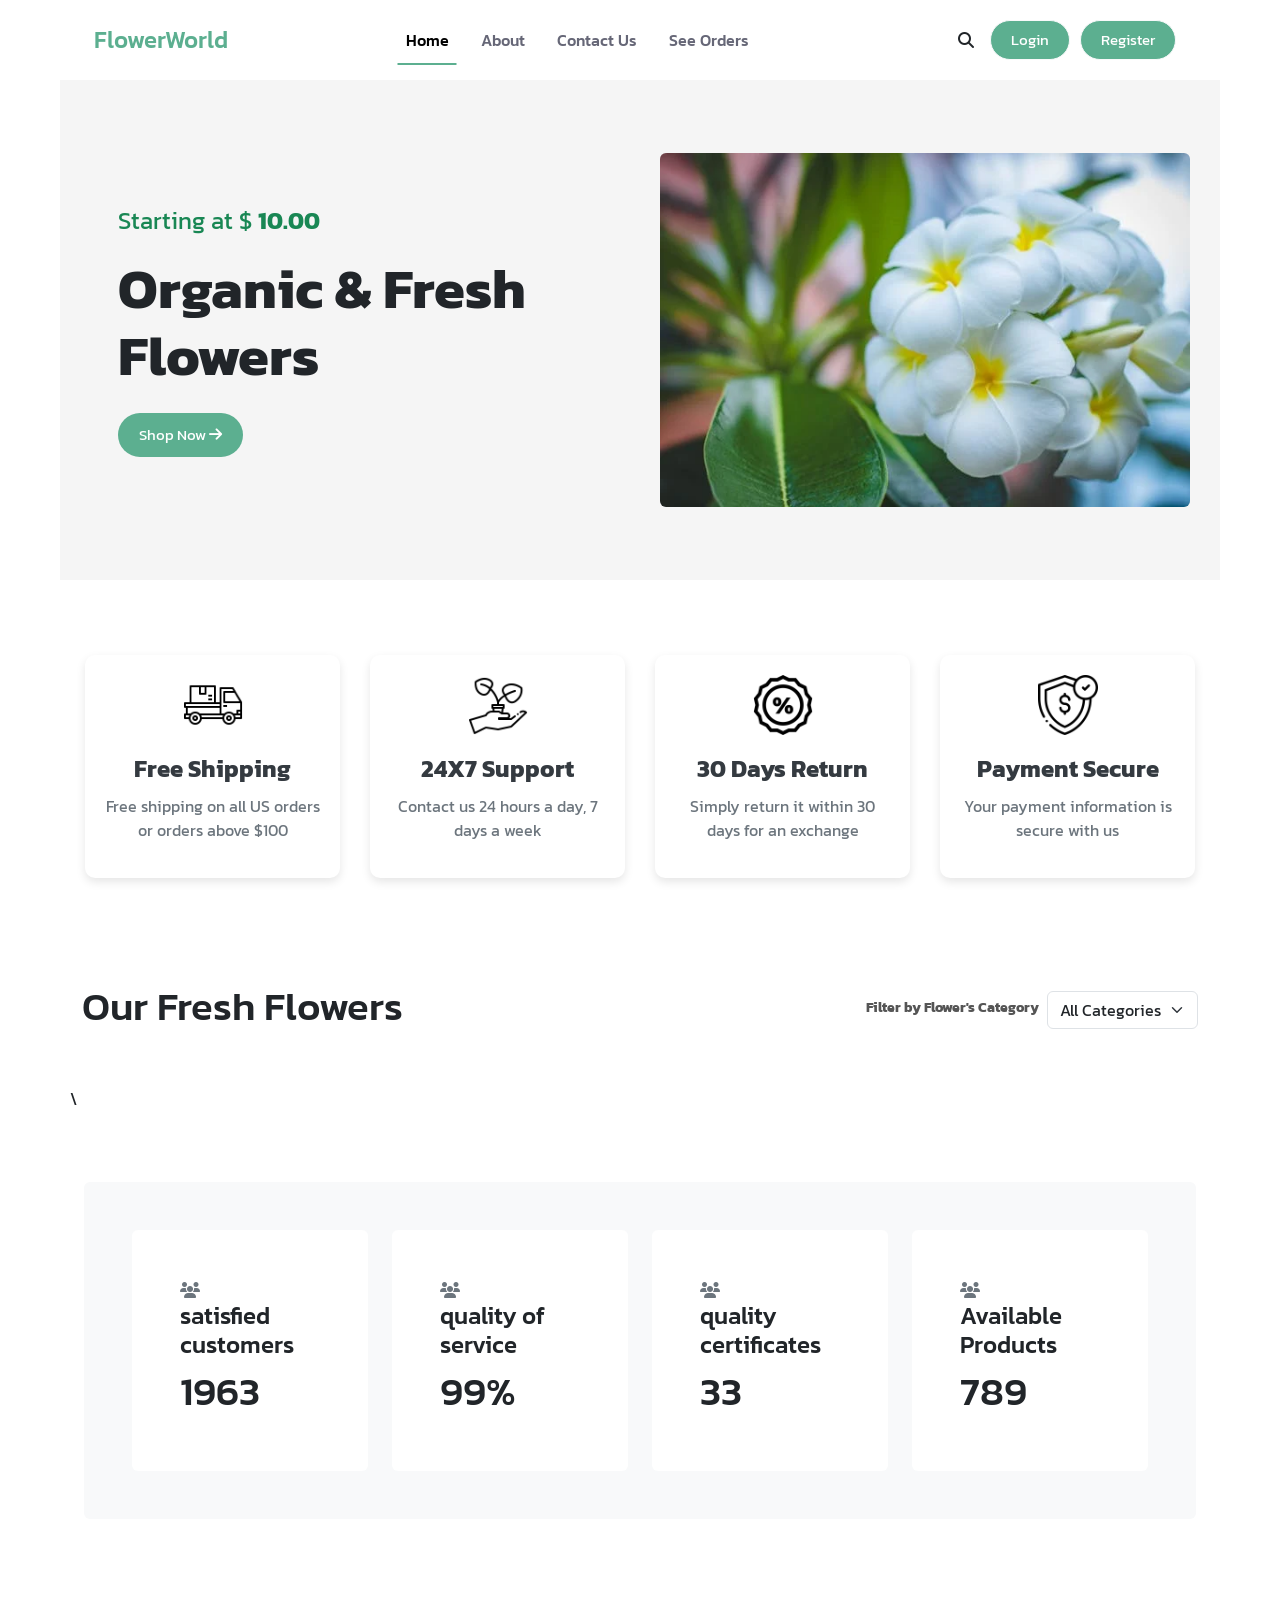
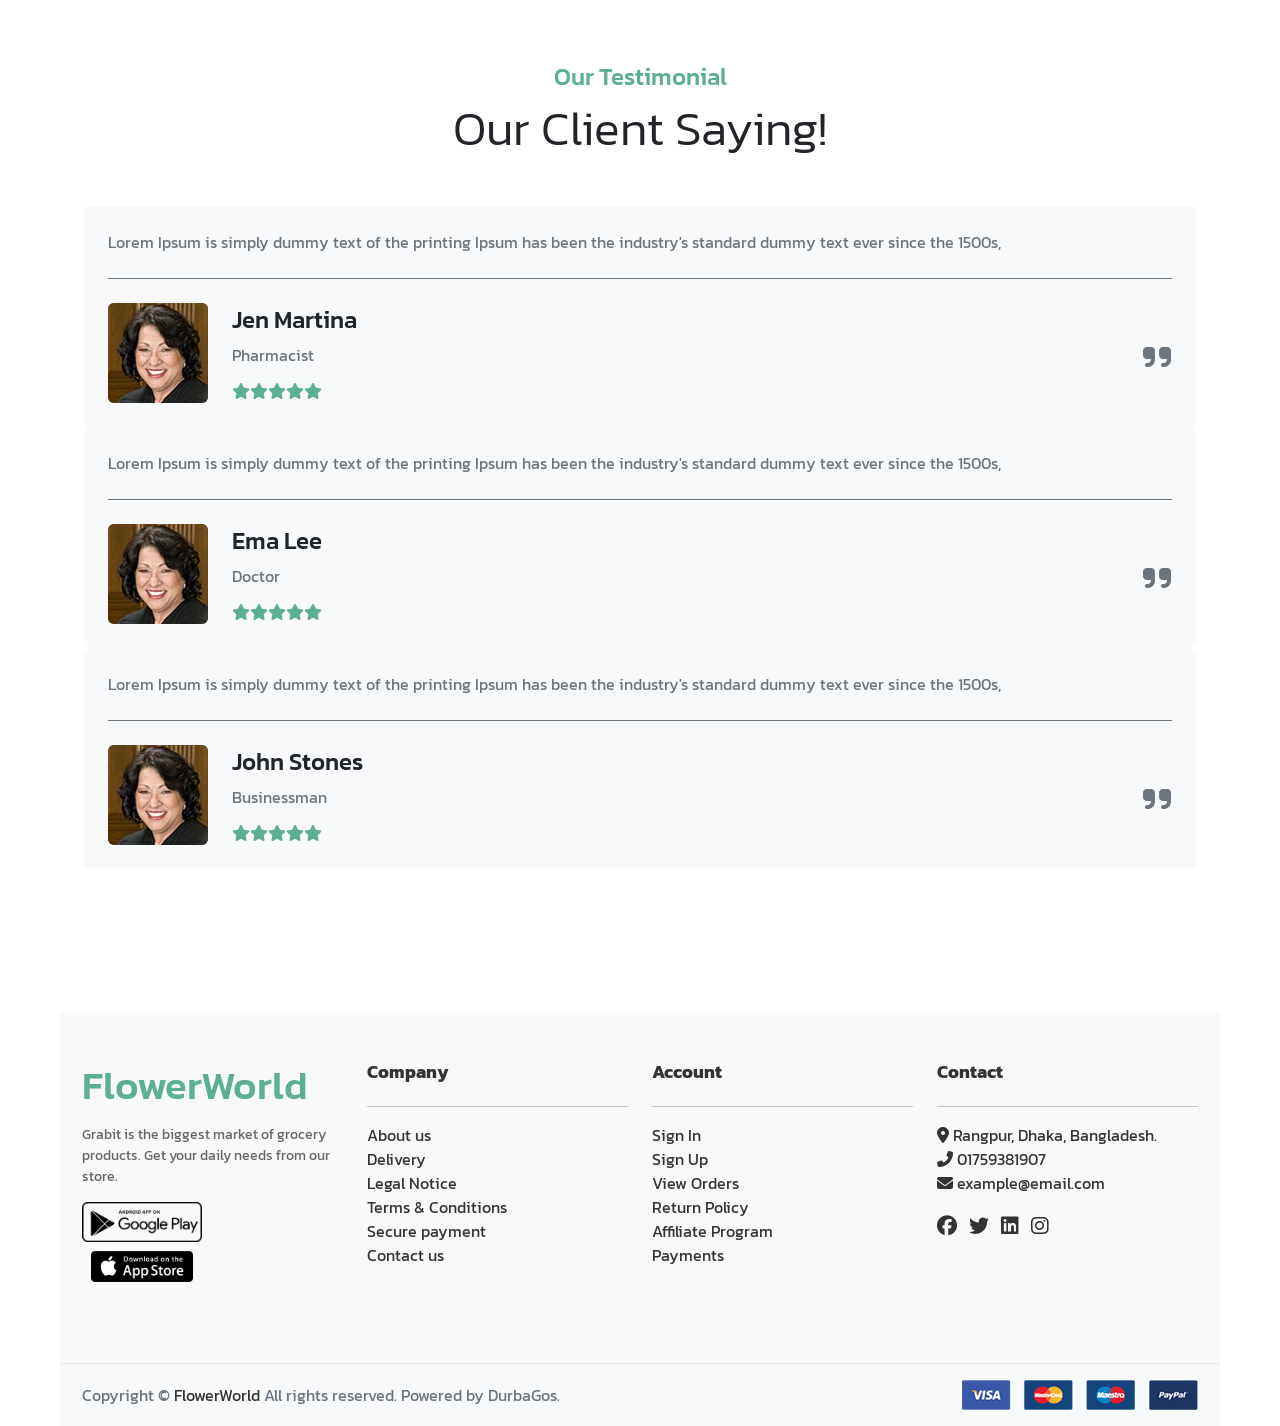
<file: index.html>
<!DOCTYPE html>
<html lang="en">

<head>
    <meta charset="UTF-8">
    <meta http-equiv="X-UA-Compatible" content="IE=edge">
    <meta name="viewport" content="width=device-width, initial-scale=1.0">
    <title>Home</title>
    <link rel="preconnect" href="https://fonts.googleapis.com">
    <link rel="preconnect" href="https://fonts.gstatic.com" crossorigin>
    <link
        href="https://fonts.googleapis.com/css2?family=Edu+AU+VIC+WA+NT+Dots:wght@400..700&family=Kanit:ital,wght@0,100;0,200;0,300;0,400;0,500;0,600;0,700;0,800;0,900;1,100;1,200;1,300;1,400;1,500;1,600;1,700;1,800;1,900&display=swap"
        rel="stylesheet">
    <link rel="stylesheet" href="https://cdnjs.cloudflare.com/ajax/libs/font-awesome/6.0.0/css/all.min.css">
    <link href="https://cdn.jsdelivr.net/npm/bootstrap@5.2.3/dist/css/bootstrap.min.css" rel="stylesheet"
        integrity="sha384-rbsA2VBKQhggwzxH7pPCaAqO46MgnOM80zW1RWuH61DGLwZJEdK2Kadq2F9CUG65" crossorigin="anonymous">
    <link rel="stylesheet" href="https://cdnjs.cloudflare.com/ajax/libs/font-awesome/6.6.0/css/all.min.css"
        integrity="sha512-Kc323vGBEqzTmouAECnVceyQqyqdsSiqLQISBL29aUW4U/M7pSPA/gEUZQqv1cwx4OnYxTxve5UMg5GT6L4JJg=="
        crossorigin="anonymous" referrerpolicy="no-referrer" />
    <link href="css/style.css" rel="stylesheet">
</head>

<body>
    <header>
        <div class="container">
            <div class="row align-items-center">
                <div class="col-lg-12">
                    <nav class="navbar navbar-expand-lg fixed-top custom-navbar">
                        <div class="container-fluid">
                            <a class="navbar-brand me-auto" href="index.html">FlowerWorld</a>
                            <div class="offcanvas offcanvas-end" tabindex="-1" id="offcanvasNavbar"
                                aria-labelledby="offcanvasNavbarLabel">
                                <div class="offcanvas-header">
                                    <h5 class="offcanvas-title" id="offcanvasNavbarLabel">FlowerWorld</h5>
                                    <button type="button" class="btn-close" data-bs-dismiss="offcanvas"
                                        aria-label="Close"></button>
                                </div>
                                <div class="offcanvas-body">
                                    <ul class="navbar-nav justify-content-center flex-grow-1 pe-3">
                                        <li class="nav-item me-3">
                                            <a class="nav-link active custom-nav-link" aria-current="page"
                                                href="index.html">Home</a>
                                        </li>
                                        <li class="nav-item me-3">
                                            <a class="nav-link custom-nav-link" href="about.html">About</a>
                                        </li>
                                        <li class="nav-item me-3">
                                            <a class="nav-link custom-nav-link" href="./contact.html">Contact Us</a>
                                        </li>
                                        <li class="nav-item me-3">
                                            <a class="nav-link custom-nav-link" id="seeOrdersNav" href="./orders.html">See Orders</a>
                                        </li>
                                    </ul>
                                </div>
                            </div>
    
                            <div class="me-3">
                                <i class="fas fa-search" data-bs-toggle="modal" data-bs-target="#searchModal"></i>
                            </div>

                            <a href="./login.html" class="btn btn-outline-light login-button">Login</a>
                            <a href="./register.html" class="btn btn-outline-light register-button">Register</a>

                            <a href="./profile.html" class="btn btn-outline-light profile-link d-none profile-button">Profile</a>
                            <a onclick="handleLogout()" class="btn btn-outline-light logout-button d-none logout-button">Logout</a>
    
                            <button class="navbar-toggler" type="button" data-bs-toggle="offcanvas"
                                data-bs-target="#offcanvasNavbar" aria-controls="offcanvasNavbar">
                                <span class="navbar-toggler-icon"></span>
                            </button>
                        </div>
                    </nav>
                </div>
            </div>
        </div>
    </header>
    

    <!-- Search Modal -->
    <div class="modal fade" id="searchModal" tabindex="-1" aria-labelledby="searchModalLabel" aria-hidden="true">
        <div class="modal-dialog">
            <div class="modal-content">
                <div class="modal-header">
                    <h5 class="modal-title" id="searchModalLabel">Search Flowers</h5>
                    <button type="button" class="btn-close" data-bs-dismiss="modal" aria-label="Close"></button>
                </div>
                <div class="modal-body">
                    <div class="mb-3">
                        <label for="modal-flower-search" class="form-label">Search by Flower Name</label>
                        <input type="text" id="modal-flower-search" class="form-control"
                            placeholder="Enter flower name">
                    </div>
                </div>
                <div class="modal-footer">
                    <button type="button" class="btn btn-secondary" data-bs-dismiss="modal">Close</button>
                    <button type="button" class="btn btn-primary" id="apply-filters">Apply Filters</button>
                </div>
            </div>
        </div>
    </div>

    <!-- Hero Start -->
    <div id="carouselExample" class="carousel slide" data-bs-ride="carousel">
        <div class="carousel-inner">
            <div class="carousel-item active">
                <div class="d-flex align-items-center" style="background-color: #f5f5f5; height: 500px;">
                    <div class="container my-5 py-5">
                        <div class="row align-items-center">
                            <div class="col-md-6 px-5">
                                <p class="text-success" style="font-size: 1.5rem;">Starting at $ <b>10.00</b></p>
                                <h1 class="display-4" style="font-weight: 700;">Organic & Fresh Flowers</h1>
                                <a href="orders.html" class="btn btn-lg mt-3 btn-shop-now">Shop Now <i
                                        class="fa-solid fa-arrow-right"></i></a>
                            </div>
                            <div class="col-md-6 text-center">
                                <img src="./image/pexels-photo-965982.webp" class="img-fluid rounded"
                                    alt="Organic vegetables" style="max-height: 400px;">
                            </div>
                        </div>
                    </div>
                </div>
            </div>

            <div class="carousel-item">
                <div class="d-flex align-items-center" style="background-color: #f5f5f5; height: 500px;">
                    <div class="container my-5 py-5">
                        <div class="row align-items-center">
                            <div class="col-md-6 px-5">
                                <p class="text-success" style="font-size: 1.5rem;">Starting at $ <b>10.00</b></p>
                                <h1 class="display-4" style="font-weight: 700;">Organic & Fresh Flowers</h1>
                                <!-- Shop Now Button -->
                                <a href="#" class="btn btn-lg mt-3 btn-shop-now">Shop Now <i
                                        class="fa-solid fa-arrow-right"></i></a>
                            </div>
                            <div class="col-md-6 text-center">
                                <img src="./image/pexels-photo-1179863.webp" class="img-fluid rounded"
                                    alt="Organic vegetables" style="max-height: 400px;">
                            </div>
                        </div>
                    </div>
                </div>
            </div>
        </div>

        <a class="carousel-control-prev" href="#carouselExample" role="button" data-bs-slide="prev">
            <span class="carousel-control-prev-icon" aria-hidden="true"></span>
            <span class="visually-hidden">Previous</span>
        </a>
        <a class="carousel-control-next" href="#carouselExample" role="button" data-bs-slide="next">
            <span class="carousel-control-next-icon" aria-hidden="true"></span>
            <span class="visually-hidden">Next</span>
        </a>
    </div>
    <!-- Hero End -->
    
    <section class="features-section">
        <div class="container">
            <div class="row justify-content-center">
                <div class="col-6 col-md-3 feature-box">
                    <div class="service-inner">
                        <div class="img">
                            <img src="./image/icons/delivery-truck_3644556.png" />
                        </div>
                        <div class="description text-center">
                            <h3>Free Shipping</h3>
                            <p>Free shipping on all US orders or orders above $100</p>
                        </div>
                    </div>
                </div>
                <div class="col-6 col-md-3 feature-box">
                    <div class="service-inner">
                        <div class="img">
                            <img src="./image/icons/save-plants_9310238.png" />
                        </div>
                        <div class="description text-center">
                            <h3>24X7 Support</h3>
                            <p>Contact us 24 hours a day, 7 days a week</p>
                        </div>
                    </div>
                </div>
                <div class="col-6 col-md-3 feature-box">
                    <div class="service-inner">
                        <div class="img">
                            <img src="./image/icons/sale_1685164.png" />
                        </div>
                        <div class="description text-center">
                            <h3>30 Days Return</h3>
                            <p>Simply return it within 30 days for an exchange</p>
                        </div>
                    </div>
                </div>
                <div class="col-6 col-md-3 feature-box">
                    <div class="service-inner">
                        <div class="img">
                            <img src="./image/icons/money_2746092.png" />
                        </div>
                        <div class="description text-center">
                            <h3>Payment Secure</h3>
                            <p>Your payment information is secure with us</p>
                        </div>
                    </div>
                </div>
            </div>
        </div>
    </section>



    <!-- Flower Card -->
    <div class="container my-4">
        <div class="row align-items-center">
            <div class="col-12 col-md-6">
                <h1 class="text-start">Our Fresh Flowers</h1>
            </div>
            <div class="col-12 col-md-6 d-flex justify-content-md-end align-items-center">
                <label for="category-select" class="form-label mt-3 mt-md-0 me-2 fw-bold">
                    Filter by Flower's
                    Category
                </label>
                <select id="category-select" class="form-select w-auto">
                    <option value="">All Categories</option>
                    <!-- Categories will be dynamically populated here -->
                </select>
            </div>
        </div>
        <div class="row mt-5" id="flower-container">
            <!-- Flower cards will be injected here by JS -->
            \
            <!-- <div class="col-md-6 col-lg-4 col-xl-3 mb-4">
            <div class="rounded position-relative fruite-item">
                <div class="fruite-img">
                    <img src="img" class="img-fluid w-100 rounded-top" alt="Flower Name">
                </div>
                <div class="text-white bg-secondary px-3 py-1 rounded position-absolute" style="top: 10px; left: 10px;">
                    Flower Category
                </div>
                <div class="p-4 border border-secondary border-top-0 rounded-bottom">
                    <h4>flower_name</h4>
                    <p>flower.description</p>
                    <div class="d-flex justify-content-between flex-lg-wrap">
                        <p class="text-dark fs-5 fw-bold mb-0">flower.price</p>
                        <a href="#" class="btn border border-secondary rounded-pill px-3 text-primary">
                            <i class="fa-solid fa-cart-shopping text-primary"></i> Buy Now
                        </a>
                    </div>
                </div>
            </div>
        </div> -->
        </div>
    </div>


    <section class="modal-part">
        <div class="modal fade" id="exampleModal" tabindex="-1" aria-labelledby="exampleModalLabel" aria-hidden="true">
            <div class="modal-dialog modal-dialog-centered">
                <div class="modal-content border border-3 border-light" style="background-color: #5CAF90;">
                    <div id="singleFlowerbody" class="modal-body p-0 bg-green"></div>
                </div>
            </div>
        </div>
    </section>



    <!-- Fact Start -->
    <div class="container-fluid py-5">
        <div class="container">
            <div class="bg-light p-5 rounded">
                <div class="row g-4 justify-content-center">
                    <div class="col-md-6 col-lg-6 col-xl-3">
                        <div class="counter bg-white rounded p-5">
                            <i class="fa fa-users text-secondary"></i>
                            <h4>satisfied customers</h4>
                            <h1>1963</h1>
                        </div>
                    </div>
                    <div class="col-md-6 col-lg-6 col-xl-3">
                        <div class="counter bg-white rounded p-5">
                            <i class="fa fa-users text-secondary"></i>
                            <h4>quality of service</h4>
                            <h1>99%</h1>
                        </div>
                    </div>
                    <div class="col-md-6 col-lg-6 col-xl-3">
                        <div class="counter bg-white rounded p-5">
                            <i class="fa fa-users text-secondary"></i>
                            <h4>quality certificates</h4>
                            <h1>33</h1>
                        </div>
                    </div>
                    <div class="col-md-6 col-lg-6 col-xl-3">
                        <div class="counter bg-white rounded p-5">
                            <i class="fa fa-users text-secondary"></i>
                            <h4>Available Products</h4>
                            <h1>789</h1>
                        </div>
                    </div>
                </div>
            </div>
        </div>
    </div>
    <!-- Fact Start -->


    <!-- Tastimonial Start -->
    <div class="container-fluid testimonial py-5">
        <div class="container py-5">
            <div class="testimonial-header text-center">
                <h4 style="color: #5CAF90;">Our Testimonial</h4>
                <h1 class="display-5 mb-5 text-dark">Our Client Saying!</h1>
            </div>
            <div class="owl-carousel testimonial-carousel">
                <div class="testimonial-item img-border-radius bg-light rounded p-4">
                    <div class="position-relative">
                        <i class="fa fa-quote-right fa-2x text-secondary position-absolute"
                            style="bottom: 30px; right: 0;"></i>
                        <div class="mb-4 pb-4 border-bottom border-secondary">
                            <p class="mb-0">
                                Lorem Ipsum is simply dummy text of the printing Ipsum has been the
                                industry's standard dummy text ever since the 1500s,
                            </p>
                        </div>
                        <div class="d-flex align-items-center flex-nowrap">
                            <div class="bg-secondary rounded">
                                <img src="image/testimonial-1.jpg" class="img-fluid rounded"
                                    style="width: 100px; height: 100px;" alt="">
                            </div>
                            <div class="ms-4 d-block">
                                <h4 class="text-dark">Jen Martina</h4>
                                <p class="m-0 pb-3">Pharmacist</p>
                                <div class="d-flex pe-5">
                                    <i class="fas fa-star" style="color: #5CAF90;"></i>
                                    <i class="fas fa-star" style="color: #5CAF90;"></i>
                                    <i class="fas fa-star" style="color: #5CAF90;"></i>
                                    <i class="fas fa-star" style="color: #5CAF90;"></i>
                                    <i class="fas fa-star" style="color: #5CAF90;"></i>
                                </div>
                            </div>
                        </div>
                    </div>
                </div>
                <div class="testimonial-item img-border-radius bg-light rounded p-4">
                    <div class="position-relative">
                        <i class="fa fa-quote-right fa-2x text-secondary position-absolute"
                            style="bottom: 30px; right: 0;"></i>
                        <div class="mb-4 pb-4 border-bottom border-secondary">
                            <p class="mb-0">
                                Lorem Ipsum is simply dummy text of the printing Ipsum has been the
                                industry's standard dummy text ever since the 1500s,
                            </p>
                        </div>
                        <div class="d-flex align-items-center flex-nowrap">
                            <div class="bg-secondary rounded">
                                <img src="image/testimonial-1.jpg" class="img-fluid rounded"
                                    style="width: 100px; height: 100px;" alt="">
                            </div>
                            <div class="ms-4 d-block">
                                <h4 class="text-dark">Ema Lee</h4>
                                <p class="m-0 pb-3">Doctor</p>
                                <div class="d-flex pe-5">
                                    <i class="fas fa-star" style="color: #5CAF90;"></i>
                                    <i class="fas fa-star" style="color: #5CAF90;"></i>
                                    <i class="fas fa-star" style="color: #5CAF90;"></i>
                                    <i class="fas fa-star" style="color: #5CAF90;"></i>
                                    <i class="fas fa-star" style="color: #5CAF90;"></i>
                                </div>
                            </div>
                        </div>
                    </div>
                </div>
                <div class="testimonial-item img-border-radius bg-light rounded p-4">
                    <div class="position-relative">
                        <i class="fa fa-quote-right fa-2x text-secondary position-absolute"
                            style="bottom: 30px; right: 0;"></i>
                        <div class="mb-4 pb-4 border-bottom border-secondary">
                            <p class="mb-0">
                                Lorem Ipsum is simply dummy text of the printing Ipsum has been the
                                industry's standard dummy text ever since the 1500s,
                            </p>
                        </div>
                        <div class="d-flex align-items-center flex-nowrap">
                            <div class="bg-secondary rounded">
                                <img src="image/testimonial-1.jpg" class="img-fluid rounded"
                                    style="width: 100px; height: 100px;" alt="">
                            </div>
                            <div class="ms-4 d-block">
                                <h4 class="text-dark">John Stones</h4>
                                <p class="m-0 pb-3">Businessman</p>
                                <div class="d-flex pe-5">
                                    <i class="fas fa-star" style="color: #5CAF90;"></i>
                                    <i class="fas fa-star" style="color: #5CAF90;"></i>
                                    <i class="fas fa-star" style="color: #5CAF90;"></i>
                                    <i class="fas fa-star" style="color: #5CAF90;"></i>
                                    <i class="fas fa-star" style="color: #5CAF90;"></i>
                                </div>
                            </div>
                        </div>
                    </div>
                </div>
            </div>
        </div>
    </div>
    <!-- Tastimonial End -->
    

    <!-- Footer -->
    <footer class="gi-footer mt-5">
        <div class="footer-container">
            <div class="footer-top py-5">
                <div class="container">
                    <div class="row">
                        <!-- Company Info -->
                        <div class="col-sm-12 col-lg-3 gi-footer-cat mb-4">
                            <div class="gi-footer-widget gi-footer-company">
                                <h1 style="color: #5CAF90;">FlowerWorld</h1>
                                <p class="gi-footer-detail">Grabit is the biggest market of grocery products. Get your
                                    daily needs from our store.</p>
                                <div class="gi-app-store">
                                    <a href="#" class="footer-href">
                                        <img src="./image/playStore.png" class="android img-fluid" alt="android">
                                    </a>
                                    <a href="#" class="footer-href">
                                        <img src="./image/appStore.png" class="apple img-fluid" alt="apple">
                                    </a>
                                </div>
                            </div>
                        </div>

                        <!-- Company -->
                        <div class="col-sm-12 col-lg-3 mb-4">
                            <h4 class="gi-footer-heading">Company</h4>
                            <hr>
                            <ul class="list-unstyled">
                                <li><a href="about-us.html" class="footer-href">About us</a></li>
                                <li><a href="orders.html" class="footer-href">Delivery</a></li>
                                <li><a href="#" class="footer-href">Legal Notice</a></li>
                                <li><a href="#" class="footer-href">Terms & Conditions</a></li>
                                <li><a href="#" class="footer-href">Secure payment</a></li>
                                <li><a href="contact.html" class="footer-href">Contact us</a></li>
                            </ul>
                        </div>

                        <!-- Account -->
                        <div class="col-sm-12 col-lg-3 mb-4">
                            <h4 class="gi-footer-heading">Account</h4>
                            <hr>
                            <ul class="list-unstyled">
                                <li><a href="login.html" class="footer-href">Sign In</a></li>
                                <li><a href="register.html" class="footer-href">Sign Up</a></li>
                                <li><a href="orders.html" class="footer-href">View Orders</a></li>
                                <li><a href="#" class="footer-href">Return Policy</a></li>
                                <li><a href="#" class="footer-href">Affiliate Program</a></li>
                                <li><a href="#" class="footer-href">Payments</a></li>
                            </ul>
                        </div>

                        <div class="col-sm-12 col-lg-3 mb-4">
                            <h4 class="gi-footer-heading">Contact</h4>
                            <hr>
                            <ul class="list-unstyled">
                                <li><i class="fas fa-map-marker-alt"></i> Rangpur, Dhaka, Bangladesh.</li>
                                <li><i class="fas fa-phone-alt"></i> <a href="tel:+8801759381907"
                                        class="footer-href">01759381907</a></li>
                                <li><i class="fas fa-envelope"></i> <a href="mailto:example@email.com"
                                        class="footer-href">example@email.com</a></li>
                            </ul>
                            <div class="gi-footer-social">
                                <a href="#" class="me-2 footer-href"><i class="fab fa-facebook"></i></a>
                                <a href="#" class="me-2 footer-href"><i class="fab fa-twitter"></i></a>
                                <a href="#" class="me-2 footer-href"><i class="fab fa-linkedin"></i></a>
                                <a href="#" class="footer-href"><i class="fab fa-instagram"></i></a>
                            </div>
                        </div>
                    </div>
                </div>
            </div>
        </div>
        </div>
    </footer>

    <div class="footer-bottom py-3 bg-light">
        <div class="container">
            <div class="row align-items-center">
                <div class="col-lg-6 text-center text-lg-start">
                    <p class="mb-0">Copyright © <a href="index.html" class="footer-href">FlowerWorld</a> All rights
                        reserved. Powered by DurbaGos.
                    </p>
                </div>
                <div class="col-lg-6 text-center text-lg-end">
                    <img src="./image/payment.png" alt="payment" class="img-fluid">
                </div>
            </div>
        </div>
    </div>

    <script src="https://cdn.jsdelivr.net/npm/bootstrap@5.2.3/dist/js/bootstrap.bundle.min.js"
        integrity="sha384-kenU1KFdBIe4zVF0s0G1M5b4hcpxyD9F7jL+jjXkk+Q2h455rYXK/7HAuoJl+0I4"
        crossorigin="anonymous"></script>
    <script src="js/auth.js"></script>
    <script src="js/flowers.js"></script>
    <script>
        document.querySelectorAll('.btn-shop-now').forEach(button => {
            button.addEventListener('click', function (event) {
                event.stopPropagation();
            });
        });
    </script>

</body>

</html>
</file>
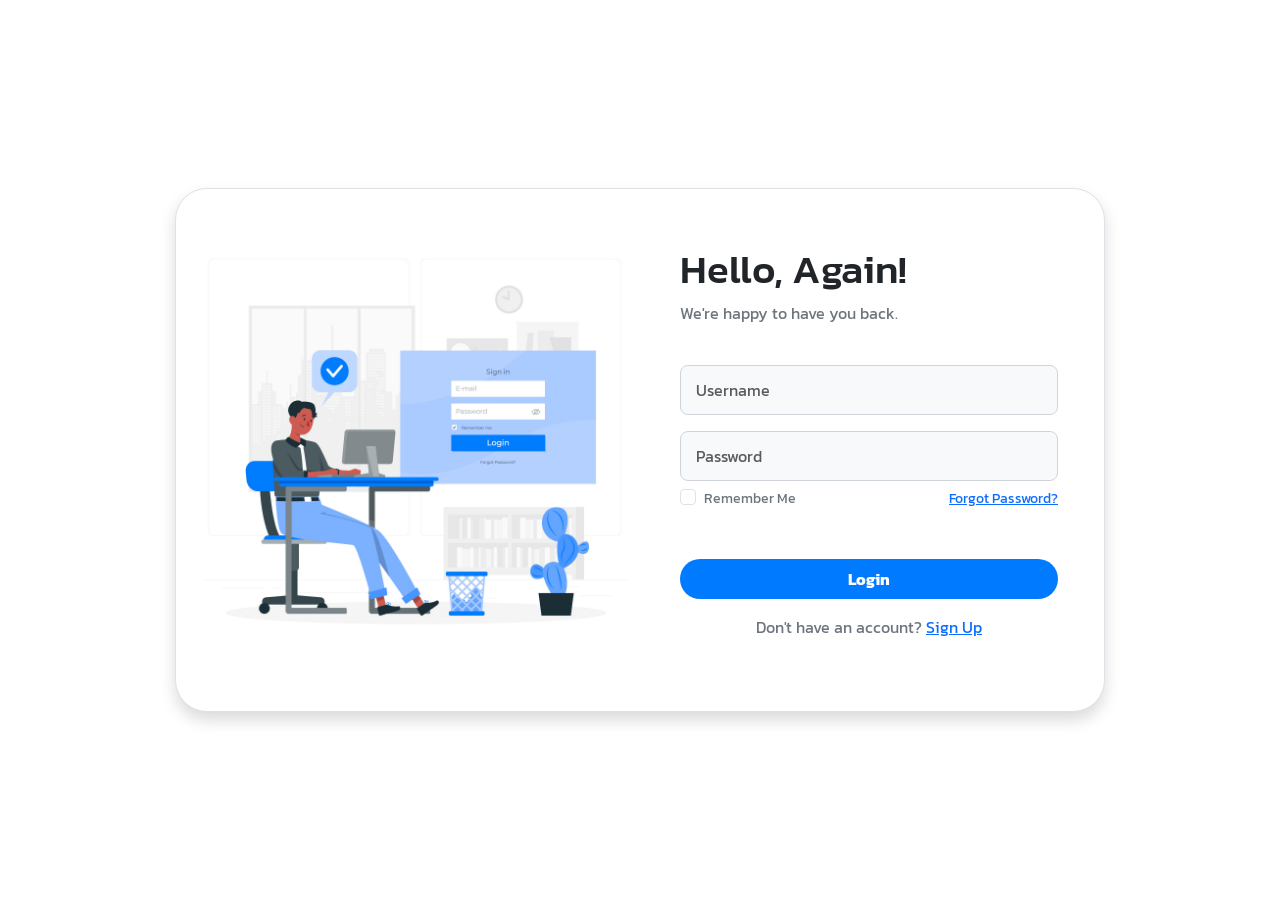
<file: admin/index.html>
<!DOCTYPE html>
<html lang="en">

<head>
    <meta charset="UTF-8">
    <meta http-equiv="X-UA-Compatible" content="IE=edge">
    <meta name="viewport" content="width=device-width, initial-scale=1.0">
    <title>FlowerWorld | Dashboard</title>
    <link rel="preconnect" href="https://fonts.googleapis.com">
    <link rel="preconnect" href="https://fonts.gstatic.com" crossorigin>
    <link
        href="https://fonts.googleapis.com/css2?family=Edu+AU+VIC+WA+NT+Dots:wght@400..700&family=Kanit:ital,wght@0,100;0,200;0,300;0,400;0,500;0,600;0,700;0,800;0,900;1,100;1,200;1,300;1,400;1,500;1,600;1,700;1,800;1,900&display=swap"
        rel="stylesheet">
    <link rel="stylesheet" href="https://cdnjs.cloudflare.com/ajax/libs/font-awesome/6.0.0/css/all.min.css">
    <link href="https://cdn.jsdelivr.net/npm/bootstrap@5.2.3/dist/css/bootstrap.min.css" rel="stylesheet"
        integrity="sha384-rbsA2VBKQhggwzxH7pPCaAqO46MgnOM80zW1RWuH61DGLwZJEdK2Kadq2F9CUG65" crossorigin="anonymous">
    <link rel="stylesheet" href="https://cdnjs.cloudflare.com/ajax/libs/font-awesome/6.6.0/css/all.min.css"
        integrity="sha512-Kc323vGBEqzTmouAECnVceyQqyqdsSiqLQISBL29aUW4U/M7pSPA/gEUZQqv1cwx4OnYxTxve5UMg5GT6L4JJg=="
        crossorigin="anonymous" referrerpolicy="no-referrer">
    <style>
        body {
            font-family: "Kanit", sans-serif;
        }

        ::after,
        ::before {
            box-sizing: border-box;
            margin: 0;
            padding: 0;
        }

        a {
            text-decoration: none !important;
        }

        li {
            list-style: none !important;
        }

        h1 {
            font-weight: 600;
            font-size: 1.5rem;
        }

        .main {
            min-height: 100vh !important;
            width: 100%;
            overflow: hidden !important;
            transition: all 0.35s ease-in-out;
            background-color: #fafbfe;
        }

        #sidebar {
            background-color: #5CAF90;
            min-width: 70px;
            z-index: 1000;
            transition: all 0.25s ease-in-out;
            display: flex;
            flex-direction: column;
            width: 70px;
        }

        #sidebar.expand {
            width: 260px;
            min-width: 260px;
        }

        #toggle-btn {
            background-color: transparent;
            cursor: pointer;
            border: 0;
            padding: 1rem;
        }

        #toggle-btn i {
            font-size: 1.5rem;
            color: #fff;
        }

        .sidebar-logo {
            margin: auto 0;
        }

        .sidebar-logo a {
            color: #fff;
            font-size: 2rem;
            font-weight: 600;
        }

        .sidebar a {
            color: white;
            padding: 15px;
            display: block;
            text-decoration: none;
        }

        #sidebar:not(.expand) .sidebar-logo,
        #sidebar:not(.expand) a.sidebar-link span {
            display: none;
        }

        .sidebar-nav {
            padding: 2rem 0;
            flex: 1 1 auto;
        }

        a.sidebar-link {
            padding: 0.625rem 1.625rem;
            color: #fff;
            display: block !important;
            font-size: 0.9rem;
            white-space: nowrap;
            border-left: 3px solid transparent;
        }

        .sidebar-link i {
            font-size: 1.10rem;
            margin-right: 0.75rem;
        }

        a.sidebar-link:hover {
            background-color: rgba(255, 255, 255, 0.075);
            border-left: 3px solid #3b7d;
        }

        .sidebar-item {
            position: relative;
        }

        .navbar {
            background-color: #f8f9fa;
        }

        .navbar-brand {
            font-weight: 600;
        }
    </style>
</head>

<body>
    <div class="wrapper d-flex">
        <aside id="sidebar">
            <div class="d-flex">
                <button id="toggle-btn" type="button">
                    <i class="fa-solid fa-gauge"></i>
                </button>
                <div class="sidebar-logo">
                    <a href="#">FlowerWorld</a>
                </div>
            </div>
            <ul class="sidebar-nav">
                <li class="sidebar-item">
                    <a href="index.html" class="sidebar-link">
                        <i class="fa-solid fa-house"></i>
                        <span>Home</span>
                    </a>
                </li>
                <li class="sidebar-item">
                    <a href="admin_profile.html" class="sidebar-link">
                        <i class="fa-regular fa-user"></i>
                        <span>Profile</span>
                    </a>
                </li>
                <li class="sidebar-item">
                    <a href="add_flower.html" class="sidebar-link">
                        <i class="fa-regular fa-plus"></i>
                        <span>Add Flower</span>
                    </a>
                </li>
                <li class="sidebar-item">
                    <a href="category.html" class="sidebar-link">
                        <i class="fa-solid fa-list"></i>
                        <span>Add Category</span>
                    </a>
                </li>
                <li class="sidebar-item">
                    <a href="all_flowers.html" class="sidebar-link">
                        <i class="fas fa-seedling"></i>
                        <span>Flowers</span>
                    </a>
                </li>
                <li class="sidebar-item">
                    <a href="orders.html" class="sidebar-link">
                        <i class="fas fa-receipt"></i>
                        <span>Orders</span>
                    </a>
                </li>
                <li class="sidebar-item">
                    <a href="all_users.html" class="sidebar-link">
                        <i class="fas fa-users"></i>
                        <span>Users</span>
                    </a>
                </li>
            </ul>
            <div class="sidebar-footer">
                <a href="#" class="sidebar-link" onclick="handleLogout()">
                    <i class="fa-solid fa-right-from-bracket"></i>
                    <span>Logout</span>
                </a>
            </div>
        </aside>
        <div class="main p-4 bg-light">
            <div class="text-center mb-4">
                <h1 class="display-5 text-dark font-weight-bold">
                    Welcome to Admin Dashboard
                </h1>
            </div>
            <div class="container d-flex justify-content-center align-items-center vh-100">
                <div class="row d-flex justify-content-center w-100">
                    <div class="col-md-6 mb-3">
                        <div class="card text-center shadow-lg border-success">
                            <div class="card-header text-white font-weight-bold" style="background-color: #5CAF90;">
                                Total Orders
                            </div>
                            <div class="card-body">
                                <div class="card-title display-4" id="total-orders-count">Loading...</div>
                                <p class="card-text">Number of orders placed.</p>
                            </div>
                        </div>
                    </div>

                    <div class="col-md-6 mb-3">
                        <div class="card text-center shadow-lg border-success">
                            <div class="card-header text-white font-weight-bold" style="background-color: #5CAF90;">
                                Total Users
                            </div>
                            <div class="card-body">
                                <div class="card-title display-4" id="total-users-count">Loading...</div>
                                <p class="card-text">Number of registered users.</p>
                            </div>
                        </div>
                    </div>

                    <div class="col-md-6 mb-3">
                        <div class="card text-center shadow-lg border-success">
                            <div class="card-header text-white font-weight-bold" style="background-color: #5CAF90;">
                                Total Product
                            </div>
                            <div class="card-body">
                                <div class="card-title display-4" id="total-revenue-count">Loading...</div>
                                <p class="card-text">Total Products.</p>
                            </div>
                        </div>
                    </div>

                    <div class="col-md-6 mb-3">
                        <div class="card text-center shadow-lg border-success">
                            <div class="card-header text-white font-weight-bold" style="background-color: #5CAF90;">
                                Total Category
                            </div>
                            <div class="card-body">
                                <div class="card-title display-4" id="pending-orders-count">Loading...</div>
                                <p class="card-text">Total Category</p>
                            </div>
                        </div>
                    </div>

                    <!-- <div class="col-md-6 mb-3">
                            <div class="card text-center shadow-lg border-success">
                                <div class="card-header text-white font-weight-bold" style="background-color: #5CAF90;">
                                    Total Product
                                </div>
                                <div class="card-body">
                                    <div class="card-title display-4" id="total-revenue-count">Loading...</div>
                                    <p class="card-text">Total Products.</p>
                                </div>
                            </div>
                        </div>
                
                        <div class="col-md-6 mb-3">
                            <div class="card text-center shadow-lg border-success">
                                <div class="card-header text-white font-weight-bold" style="background-color: #5CAF90;">
                                    Total Category
                                </div>
                                <div class="card-body">
                                    <div class="card-title display-4" id="pending-orders-count">Loading...</div>
                                    <p class="card-text">Total Category</p>
                                </div>
                            </div>
                        </div> -->
                </div>
            </div>
        </div>
    </div>
    <!-- Bootstrap JS and dependencies -->
    <script src="script.js"></script>
    <script src="admin_admin.js"></script>
    <script src="https://cdn.jsdelivr.net/npm/@popperjs/core@2.11.6/dist/umd/popper.min.js"></script>
    <script src="https://stackpath.bootstrapcdn.com/bootstrap/5.3.0/js/bootstrap.min.js"></script>
</body>

</html>
</file>
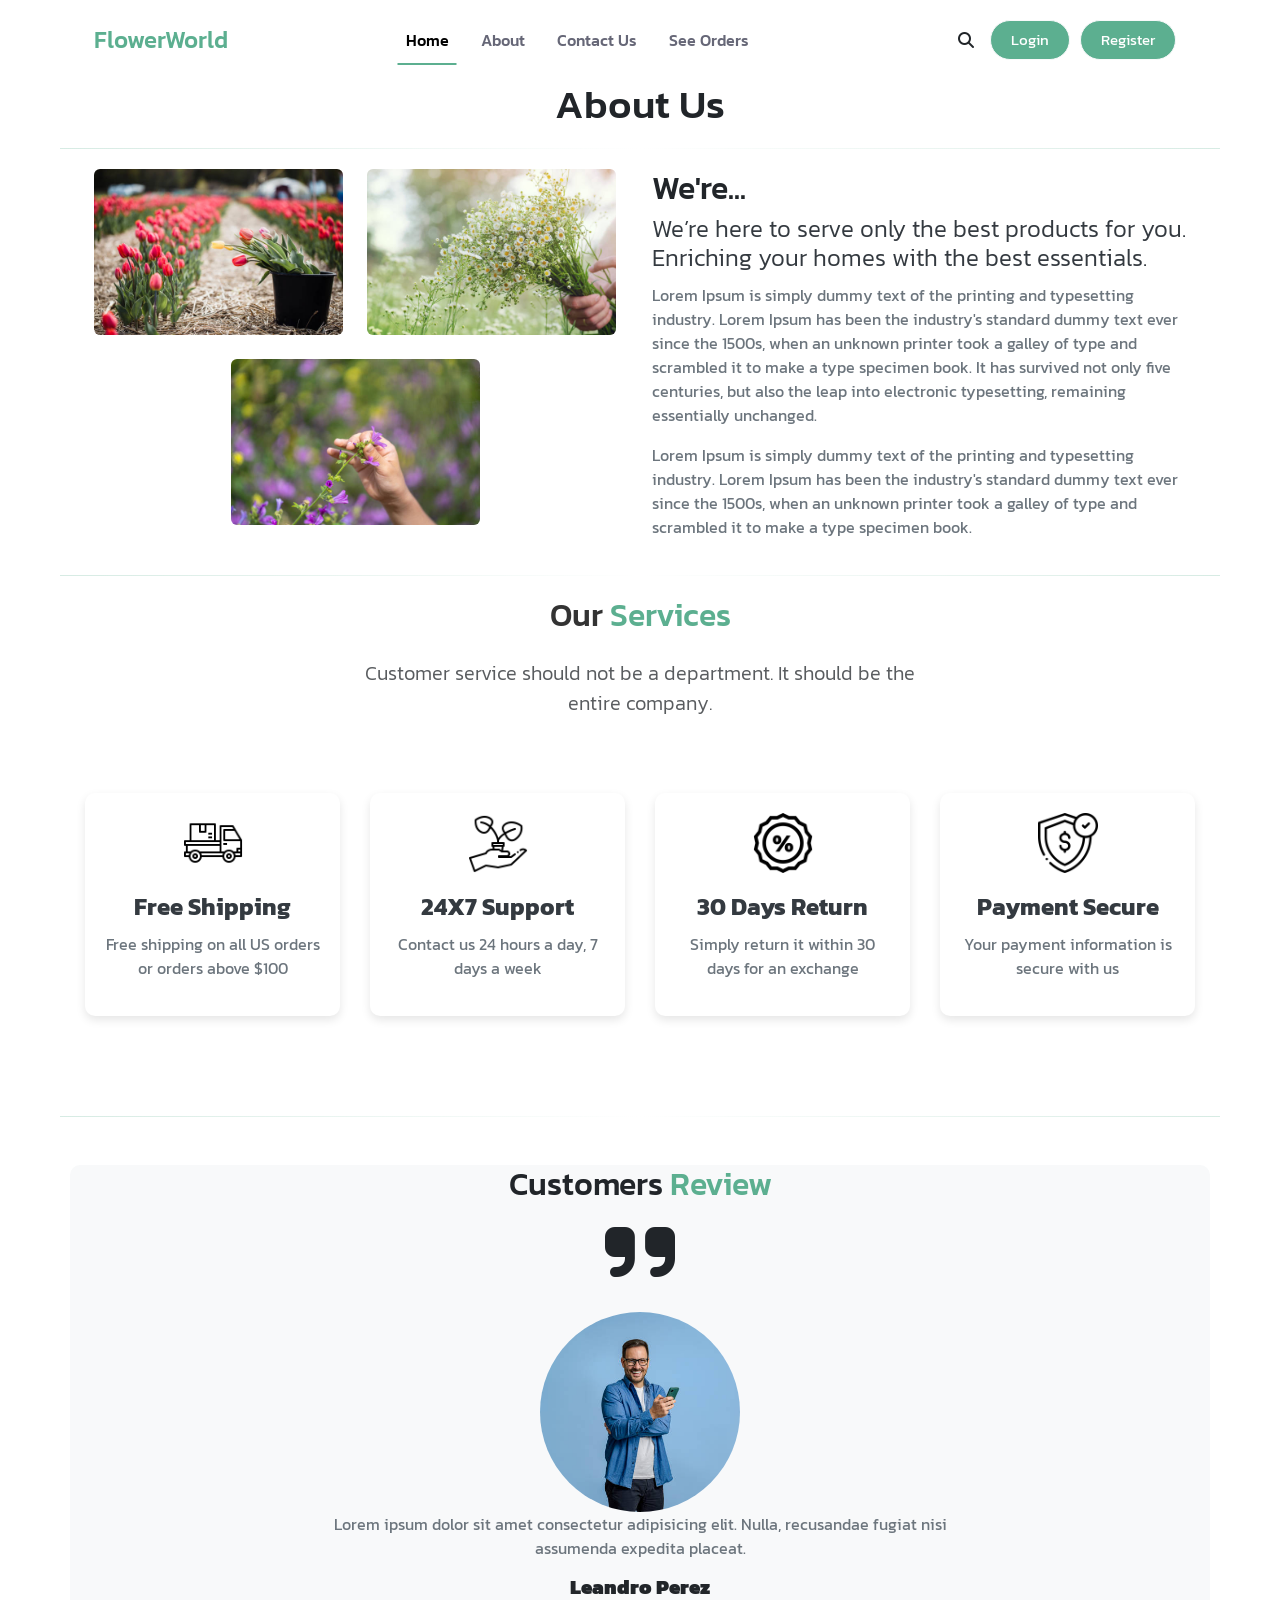
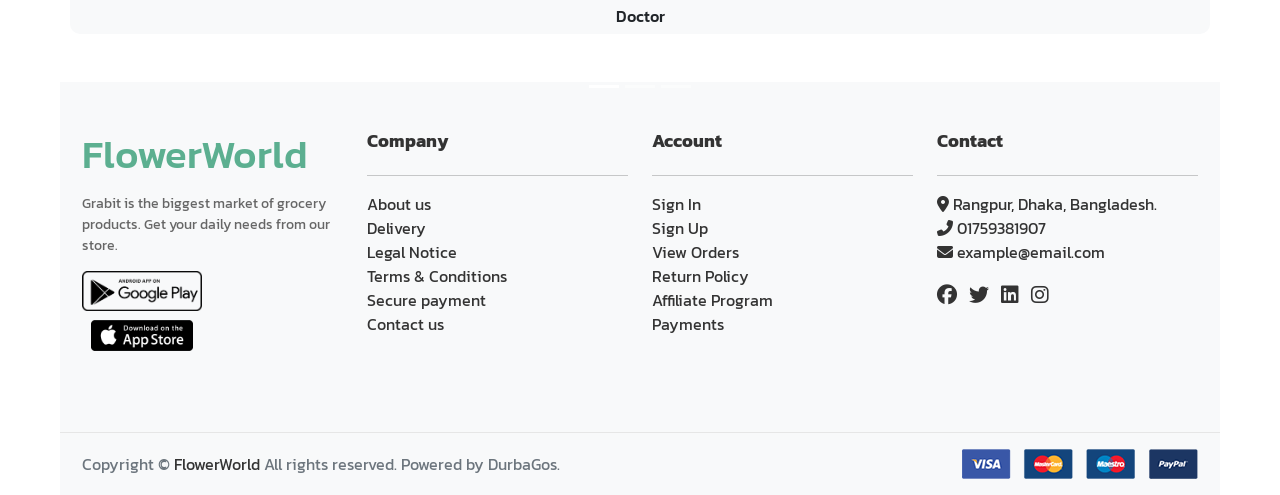
<file: about.html>
<!DOCTYPE html>
<html lang="en">

<head>
    <meta charset="UTF-8">
    <meta http-equiv="X-UA-Compatible" content="IE=edge">
    <meta name="viewport" content="width=device-width, initial-scale=1.0">
    <title>About Us</title>
    <link rel="preconnect" href="https://fonts.googleapis.com">
    <link rel="preconnect" href="https://fonts.gstatic.com" crossorigin>
    <link
        href="https://fonts.googleapis.com/css2?family=Edu+AU+VIC+WA+NT+Dots:wght@400..700&family=Kanit:ital,wght@0,100;0,200;0,300;0,400;0,500;0,600;0,700;0,800;0,900;1,100;1,200;1,300;1,400;1,500;1,600;1,700;1,800;1,900&display=swap"
        rel="stylesheet">
    <link rel="stylesheet" href="https://cdnjs.cloudflare.com/ajax/libs/font-awesome/6.0.0/css/all.min.css">
    <link href="https://cdn.jsdelivr.net/npm/bootstrap@5.2.3/dist/css/bootstrap.min.css" rel="stylesheet"
        integrity="sha384-rbsA2VBKQhggwzxH7pPCaAqO46MgnOM80zW1RWuH61DGLwZJEdK2Kadq2F9CUG65" crossorigin="anonymous">
    <link rel="stylesheet" href="https://cdnjs.cloudflare.com/ajax/libs/font-awesome/6.6.0/css/all.min.css"
        integrity="sha512-Kc323vGBEqzTmouAECnVceyQqyqdsSiqLQISBL29aUW4U/M7pSPA/gEUZQqv1cwx4OnYxTxve5UMg5GT6L4JJg=="
        crossorigin="anonymous" referrerpolicy="no-referrer" />
    <link href="css/style.css" rel="stylesheet">
</head>

<body>
    <header>
        <div class="container">
            <div class="row align-items-center">
                <div class="col-lg-12">
                    <nav class="navbar navbar-expand-lg fixed-top custom-navbar">
                        <div class="container-fluid">
                            <a class="navbar-brand me-auto" href="index.html">FlowerWorld</a>
                            <div class="offcanvas offcanvas-end" tabindex="-1" id="offcanvasNavbar"
                                aria-labelledby="offcanvasNavbarLabel">
                                <div class="offcanvas-header">
                                    <h5 class="offcanvas-title" id="offcanvasNavbarLabel">FlowerWorld</h5>
                                    <button type="button" class="btn-close" data-bs-dismiss="offcanvas"
                                        aria-label="Close"></button>
                                </div>
                                <div class="offcanvas-body">
                                    <ul class="navbar-nav justify-content-center flex-grow-1 pe-3">
                                        <li class="nav-item me-3">
                                            <a class="nav-link active custom-nav-link" aria-current="page"
                                                href="index.html">Home</a>
                                        </li>
                                        <li class="nav-item me-3">
                                            <a class="nav-link custom-nav-link" href="about.html">About</a>
                                        </li>
                                        <li class="nav-item me-3">
                                            <a class="nav-link custom-nav-link" href="./contact.html">Contact Us</a>
                                        </li>
                                        <li class="nav-item me-3">
                                            <a class="nav-link custom-nav-link" href="./orders.html">See Orders</a>
                                        </li>
                                    </ul>
                                </div>
                            </div>

                            <div class="me-3">
                                <i class="fas fa-search" data-bs-toggle="modal" data-bs-target="#searchModal"></i>
                            </div>

                            <a href="./login.html" class="btn btn-outline-light login-button">Login</a>
                            <a href="./register.html" class="btn btn-outline-light register-button">Register</a>

                            <a href="./profile.html"
                                class="btn btn-outline-light profile-link d-none profile-button">Profile</a>
                            <a onclick="handleLogout()"
                                class="btn btn-outline-light logout-button d-none logout-button">Logout</a>

                            <button class="navbar-toggler" type="button" data-bs-toggle="offcanvas"
                                data-bs-target="#offcanvasNavbar" aria-controls="offcanvasNavbar">
                                <span class="navbar-toggler-icon"></span>
                            </button>
                        </div>
                    </nav>
                </div>
            </div>
        </div>
    </header>


    <div class="about-header">
        <h1 class="text-center">About Us</h1>
        <hr class="stylish-hr">
    </div>

    <div class="container about-container">
        <div class="row">
            <div class="col-lg-6 col-sm-12 about-image">
                <div class="container">
                    <div class="row justify-content-center">
                        <div class="col-lg-6 col-md-6 mb-4">
                            <div class="image-grid">
                                <img src="./image/flower_picking1.jpg" class="img-fluid rounded"
                                    style="width: 100%; height: auto;">
                            </div>
                        </div>
                        <div class="col-lg-6 col-md-6 mb-4">
                            <div class="image-grid">
                                <img src="./image/flower_picking2.jpg" class="img-fluid rounded"
                                    style="width: 100%; height: auto;">
                            </div>
                        </div>
                    </div>
                </div>
                <div class="container">
                    <div class="row justify-content-center">
                        <div class="col-lg-6 col-md-6 mb-4">
                            <div class="image-grid">
                                <img src="./image/flower_picking3.jpg" class="img-fluid rounded"
                                    style="width: 100%; height: auto;">
                            </div>
                        </div>
                    </div>
                </div>
            </div>

            <div class="col-lg-6 col-sm-12 about-description">
                <div class="section-title">
                    <h2>We're...</h2>
                    <h3 class="fw-light">We’re here to serve only the best products for you. Enriching your homes with
                        the best
                        essentials.</h3>
                </div>
                <p>Lorem Ipsum is simply dummy text of the printing and typesetting industry. Lorem Ipsum has
                    been the industry's standard dummy text ever since the 1500s, when an unknown printer took a
                    galley of type and scrambled it to make a type specimen book. It has survived not only five
                    centuries, but also the leap into electronic typesetting, remaining essentially unchanged.
                </p>
                <p>Lorem Ipsum is simply dummy text of the printing and typesetting industry. Lorem Ipsum has
                    been the industry's standard dummy text ever since the 1500s, when an unknown printer took a
                    galley of type and scrambled it to make a type specimen book.</p>
            </div>
        </div>
    </div>

    <hr class="stylish-hr">
    <div class="container text-center">
        <div class="services-section">
            <h2 class="section-title-2 mb-4" style="color: #333;">
                Our <span style="color: #5CAF90;">Services</span>
            </h2>
            <p class="lead text-muted" style="max-width: 600px; margin: 0 auto;">
                Customer service should not be a department. It should be the entire company.
            </p>
        </div>
    </div>

    <section class="features-section">
        <div class="container">
            <div class="row justify-content-center">
                <div class="col-6 col-md-3 feature-box">
                    <div class="service-inner">
                        <div class="img">
                            <img src="./image/icons/delivery-truck_3644556.png" />
                        </div>
                        <div class="description text-center">
                            <h3>Free Shipping</h3>
                            <p>Free shipping on all US orders or orders above $100</p>
                        </div>
                    </div>
                </div>
                <div class="col-6 col-md-3 feature-box">
                    <div class="service-inner">
                        <div class="img">
                            <img src="./image/icons/save-plants_9310238.png" />
                        </div>
                        <div class="description text-center">
                            <h3>24X7 Support</h3>
                            <p>Contact us 24 hours a day, 7 days a week</p>
                        </div>
                    </div>
                </div>
                <div class="col-6 col-md-3 feature-box">
                    <div class="service-inner">
                        <div class="img">
                            <img src="./image/icons/sale_1685164.png" />
                        </div>
                        <div class="description text-center">
                            <h3>30 Days Return</h3>
                            <p>Simply return it within 30 days for an exchange</p>
                        </div>
                    </div>
                </div>
                <div class="col-6 col-md-3 feature-box">
                    <div class="service-inner">
                        <div class="img">
                            <img src="./image/icons/money_2746092.png" />
                        </div>
                        <div class="description text-center">
                            <h3>Payment Secure</h3>
                            <p>Your payment information is secure with us</p>
                        </div>
                    </div>
                </div>
            </div>
        </div>
    </section>
    <hr class="stylish-hr">

    <section>
        <div class="container bg-light mt-5">
            <div class="row">
                <div class="col-md-12">
                    <div class="testim-bg p-tb-80">
                        <div class="text-center">
                            <h2>Customers <span style="color: #5CAF90;">Review</span></h2>
                        </div>
                    </div>
                </div>
                <div class="col-sm-12">
                    <div id="carouselExampleIndicators" class="carousel slide" data-bs-ride="carousel">
                        <div class="carousel-indicators">
                            <button type="button" data-bs-target="#carouselExampleIndicators" data-bs-slide-to="0" class="active" aria-current="true" aria-label="Slide 1"></button>
                            <button type="button" data-bs-target="#carouselExampleIndicators" data-bs-slide-to="1" aria-label="Slide 2"></button>
                            <button type="button" data-bs-target="#carouselExampleIndicators" data-bs-slide-to="2" aria-label="Slide 3"></button>
                        </div>
                        <div class="carousel-inner">
                            <div class="carousel-item active" data-bs-interval="3000">
                                <div class="content text-center">
                                    <div class="icon-area animated zoomIn" style="animation-delay: 1s;">
                                        <i class="fa fa-quote-right"></i>
                                    </div>
                                    <div class="img-area animated zoomIn" style="animation-delay: 2s;">
                                        <img src="./image/man1.jpg" class="d-block w-100" alt="Leandro Perez">
                                    </div>
                                    <p>Lorem ipsum dolor sit amet consectetur adipisicing elit. Nulla, recusandae fugiat nisi assumenda expedita placeat.</p>
                                    <h5>Leandro Perez</h5>
                                    <h6>Doctor</h6>
                                </div>
                            </div>
                            <div class="carousel-item" data-bs-interval="3000">
                                <div class="content text-center">
                                    <div class="icon-area animated zoomIn" style="animation-delay: 1s;">
                                        <i class="fa fa-quote-right"></i>
                                    </div>
                                    <div class="img-area animated zoomIn" style="animation-delay: 2s;">
                                        <img src="./image/man2.jpg" class="d-block w-100" alt="Leo Martinez">
                                    </div>
                                    <p>Lorem ipsum dolor sit amet consectetur adipisicing elit. Nulla, recusandae fugiat nisi assumenda expedita placeat.</p>
                                    <h5>Leo Martinez</h5>
                                    <h6>Student</h6>
                                </div>
                            </div>
                            <div class="carousel-item" data-bs-interval="3000">
                                <div class="content text-center">
                                    <div class="icon-area animated zoomIn" style="animation-delay: 1s;">
                                        <i class="fa fa-quote-right"></i>
                                    </div>
                                    <div class="img-area animated zoomIn" style="animation-delay: 2s;">
                                        <img src="./image/woman1.jpg" class="d-block w-100" alt="Florentino">
                                    </div>
                                    <p>Lorem ipsum dolor sit amet consectetur adipisicing elit. Nulla, recusandae fugiat nisi assumenda expedita placeat.</p>
                                    <h5>Florentino</h5>
                                    <h6>MakeUP Expert</h6>
                                </div>
                            </div>
                        </div>
                        <button class="carousel-control-prev" type="button" data-bs-target="#carouselExampleIndicators" data-bs-slide="prev">
                            <span class="carousel-control-prev-icon" aria-hidden="true"></span>
                            <span class="visually-hidden">Previous</span>
                        </button>
                        <button class="carousel-control-next" type="button" data-bs-target="#carouselExampleIndicators" data-bs-slide="next">
                            <span class="carousel-control-next-icon" aria-hidden="true"></span>
                            <span class="visually-hidden">Next</span>
                        </button>
                    </div>
                    
                </div>
            </div>
        </div>
    </section>

    <!-- Footer -->
    <footer class="gi-footer mt-5">
        <div class="footer-container">
            <div class="footer-top py-5">
                <div class="container">
                    <div class="row">
                        <!-- Company Info -->
                        <div class="col-sm-12 col-lg-3 gi-footer-cat mb-4">
                            <div class="gi-footer-widget gi-footer-company">
                                <h1 style="color: #5CAF90;">FlowerWorld</h1>
                                <p class="gi-footer-detail">Grabit is the biggest market of grocery products. Get your
                                    daily needs from our store.</p>
                                <div class="gi-app-store">
                                    <a href="#" class="footer-href">
                                        <img src="./image/playStore.png" class="android img-fluid" alt="android">
                                    </a>
                                    <a href="#" class="footer-href">
                                        <img src="./image/appStore.png" class="apple img-fluid" alt="apple">
                                    </a>
                                </div>
                            </div>
                        </div>

                        <!-- Company -->
                        <div class="col-sm-12 col-lg-3 mb-4">
                            <h4 class="gi-footer-heading">Company</h4>
                            <hr>
                            <ul class="list-unstyled">
                                <li><a href="about-us.html" class="footer-href">About us</a></li>
                                <li><a href="orders.html" class="footer-href">Delivery</a></li>
                                <li><a href="#" class="footer-href">Legal Notice</a></li>
                                <li><a href="#" class="footer-href">Terms & Conditions</a></li>
                                <li><a href="#" class="footer-href">Secure payment</a></li>
                                <li><a href="contact.html" class="footer-href">Contact us</a></li>
                            </ul>
                        </div>

                        <!-- Account -->
                        <div class="col-sm-12 col-lg-3 mb-4">
                            <h4 class="gi-footer-heading">Account</h4>
                            <hr>
                            <ul class="list-unstyled">
                                <li><a href="login.html" class="footer-href">Sign In</a></li>
                                <li><a href="register.html" class="footer-href">Sign Up</a></li>
                                <li><a href="orders.html" class="footer-href">View Orders</a></li>
                                <li><a href="#" class="footer-href">Return Policy</a></li>
                                <li><a href="#" class="footer-href">Affiliate Program</a></li>
                                <li><a href="#" class="footer-href">Payments</a></li>
                            </ul>
                        </div>

                        <div class="col-sm-12 col-lg-3 mb-4">
                            <h4 class="gi-footer-heading">Contact</h4>
                            <hr>
                            <ul class="list-unstyled">
                                <li><i class="fas fa-map-marker-alt"></i> Rangpur, Dhaka, Bangladesh.</li>
                                <li><i class="fas fa-phone-alt"></i> <a href="tel:+8801759381907"
                                        class="footer-href">01759381907</a></li>
                                <li><i class="fas fa-envelope"></i> <a href="mailto:example@email.com"
                                        class="footer-href">example@email.com</a></li>
                            </ul>
                            <div class="gi-footer-social">
                                <a href="#" class="me-2 footer-href"><i class="fab fa-facebook"></i></a>
                                <a href="#" class="me-2 footer-href"><i class="fab fa-twitter"></i></a>
                                <a href="#" class="me-2 footer-href"><i class="fab fa-linkedin"></i></a>
                                <a href="#" class="footer-href"><i class="fab fa-instagram"></i></a>
                            </div>
                        </div>
                    </div>
                </div>
            </div>
        </div>
        </div>
    </footer>

    <div class="footer-bottom py-3 bg-light">
        <div class="container">
            <div class="row align-items-center">
                <div class="col-lg-6 text-center text-lg-start">
                    <p class="mb-0">Copyright © <a href="index.html" class="footer-href">FlowerWorld</a> All rights
                        reserved. Powered by DurbaGos.
                    </p>
                </div>
                <div class="col-lg-6 text-center text-lg-end">
                    <img src="./image/payment.png" alt="payment" class="img-fluid">
                </div>
            </div>
        </div>
    </div>

    <script src="https://cdn.jsdelivr.net/npm/bootstrap@5.2.3/dist/js/bootstrap.bundle.min.js"
        integrity="sha384-kenU1KFdBIe4zVF0s0G1M5b4hcpxyD9F7jL+jjXkk+Q2h455rYXK/7HAuoJl+0I4"
        crossorigin="anonymous"></script>
    <script src="js/auth.js"></script>
    <script src="js/flowers.js"></script>
    <script>
        document.querySelectorAll('.btn-shop-now').forEach(button => {
            button.addEventListener('click', function (event) {
                event.stopPropagation();
            });
        });
    </script>

</body>

</html>
</file>
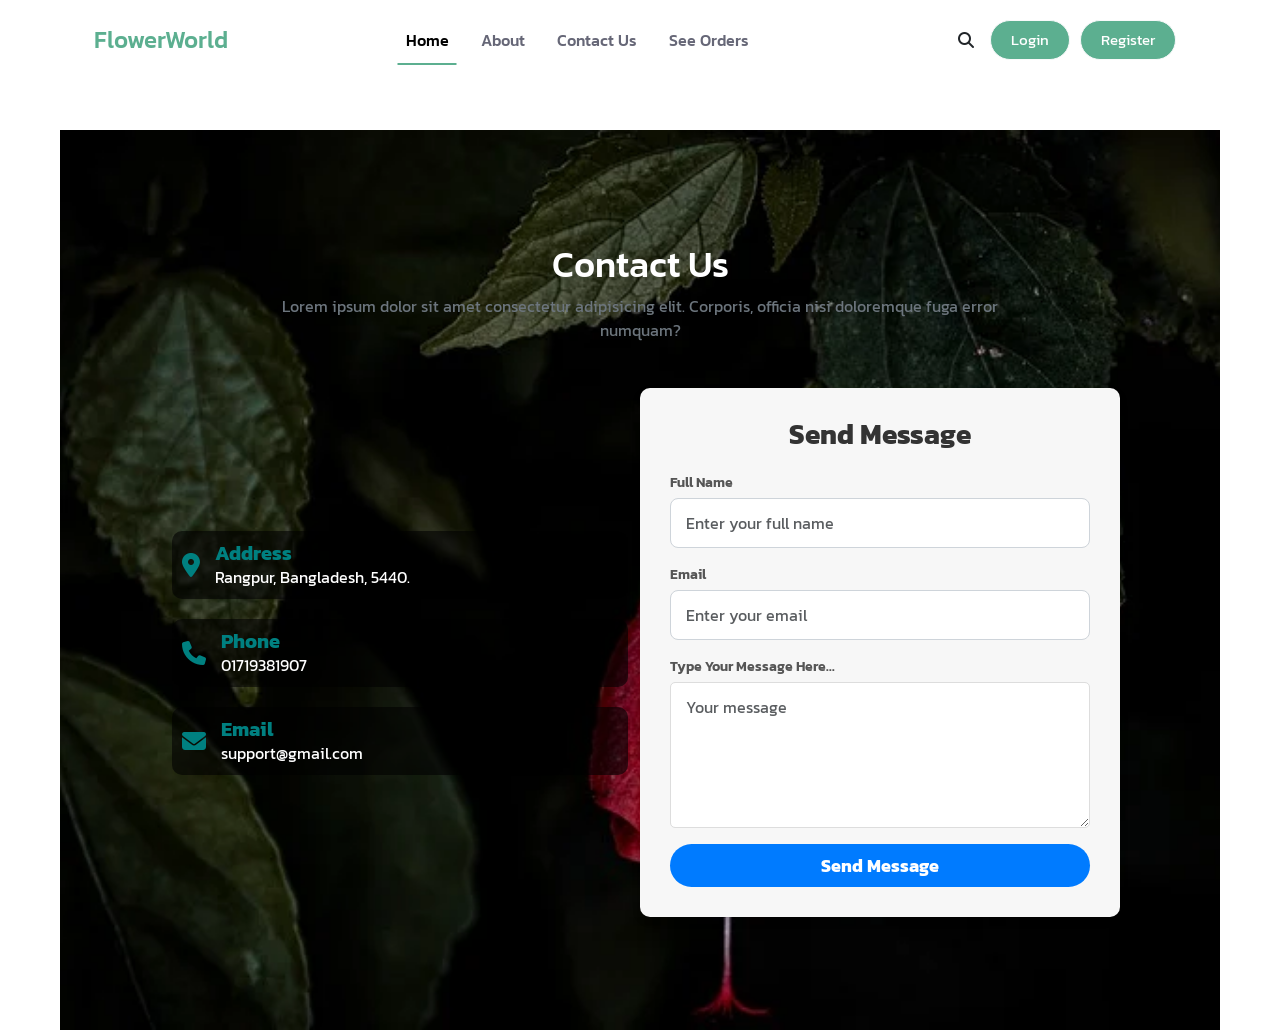
<file: contact.html>
<!DOCTYPE html>
<html lang="en">
<head>
   <meta charset="UTF-8">
   <meta http-equiv="X-UA-Compatible" content="IE=edge">
   <meta name="viewport" content="width=device-width, initial-scale=1.0">
   <title>Contact</title>

   <link rel="preconnect" href="https://fonts.googleapis.com">
    <link rel="preconnect" href="https://fonts.gstatic.com" crossorigin>
    <link
        href="https://fonts.googleapis.com/css2?family=Edu+AU+VIC+WA+NT+Dots:wght@400..700&family=Kanit:ital,wght@0,100;0,200;0,300;0,400;0,500;0,600;0,700;0,800;0,900;1,100;1,200;1,300;1,400;1,500;1,600;1,700;1,800;1,900&display=swap"
        rel="stylesheet">
    <link rel="stylesheet" href="https://cdnjs.cloudflare.com/ajax/libs/font-awesome/6.0.0/css/all.min.css">
    <link href="https://cdn.jsdelivr.net/npm/bootstrap@5.2.3/dist/css/bootstrap.min.css" rel="stylesheet"
        integrity="sha384-rbsA2VBKQhggwzxH7pPCaAqO46MgnOM80zW1RWuH61DGLwZJEdK2Kadq2F9CUG65" crossorigin="anonymous">
    <link rel="stylesheet" href="https://cdnjs.cloudflare.com/ajax/libs/font-awesome/6.6.0/css/all.min.css"
        integrity="sha512-Kc323vGBEqzTmouAECnVceyQqyqdsSiqLQISBL29aUW4U/M7pSPA/gEUZQqv1cwx4OnYxTxve5UMg5GT6L4JJg=="
        crossorigin="anonymous" referrerpolicy="no-referrer" /><link href="css/style.css" rel="stylesheet">
</head>
<body>

    <header>
        <div class="container">
            <div class="row align-items-center">
                <div class="col-lg-12">
                    <nav class="navbar navbar-expand-lg fixed-top custom-navbar">
                        <div class="container-fluid">
                            <a class="navbar-brand me-auto" href="index.html">FlowerWorld</a>
                            <div class="offcanvas offcanvas-end" tabindex="-1" id="offcanvasNavbar"
                                aria-labelledby="offcanvasNavbarLabel">
                                <div class="offcanvas-header">
                                    <h5 class="offcanvas-title" id="offcanvasNavbarLabel">FlowerWorld</h5>
                                    <button type="button" class="btn-close" data-bs-dismiss="offcanvas"
                                        aria-label="Close"></button>
                                </div>
                                <div class="offcanvas-body">
                                    <ul class="navbar-nav justify-content-center flex-grow-1 pe-3">
                                        <li class="nav-item me-3">
                                            <a class="nav-link active custom-nav-link" aria-current="page"
                                                href="index.html">Home</a>
                                        </li>
                                        <li class="nav-item me-3">
                                            <a class="nav-link custom-nav-link" href="about.html">About</a>
                                        </li>
                                        <li class="nav-item me-3">
                                            <a class="nav-link custom-nav-link" href="./contact.html">Contact Us</a>
                                        </li>
                                        <li class="nav-item me-3">
                                            <a class="nav-link custom-nav-link" href="./orders.html">See Orders</a>
                                        </li>
                                    </ul>
                                </div>
                            </div>
    
                            <div class="me-3">
                                <i class="fas fa-search" data-bs-toggle="modal" data-bs-target="#searchModal"></i>
                            </div>

                            <a href="./login.html" class="btn btn-outline-light login-button">Login</a>
                            <a href="./register.html" class="btn btn-outline-light register-button">Register</a>

                            <a href="./profile.html" class="btn btn-outline-light profile-link d-none profile-button">Profile</a>
                            <a onclick="handleLogout()" class="btn btn-outline-light logout-button d-none logout-button">Logout</a>
    
                            <button class="navbar-toggler" type="button" data-bs-toggle="offcanvas"
                                data-bs-target="#offcanvasNavbar" aria-controls="offcanvasNavbar">
                                <span class="navbar-toggler-icon"></span>
                            </button>
                        </div>
                    </nav>
                </div>
            </div>
        </div>
    </header>
    

    <!-- Search Modal -->
    <div class="modal fade" id="searchModal" tabindex="-1" aria-labelledby="searchModalLabel" aria-hidden="true">
        <div class="modal-dialog">
            <div class="modal-content">
                <div class="modal-header">
                    <h5 class="modal-title" id="searchModalLabel">Search Flowers</h5>
                    <button type="button" class="btn-close" data-bs-dismiss="modal" aria-label="Close"></button>
                </div>
                <div class="modal-body">
                    <div class="mb-3">
                        <label for="modal-flower-search" class="form-label">Search by Flower Name</label>
                        <input type="text" id="modal-flower-search" class="form-control"
                            placeholder="Enter flower name">
                    </div>
                </div>
                <div class="modal-footer">
                    <button type="button" class="btn btn-secondary" data-bs-dismiss="modal">Close</button>
                    <button type="button" class="btn btn-primary" id="apply-filters">Apply Filters</button>
                </div>
            </div>
        </div>
    </div>

    <section class="contact-section">
        <div class="contact-content">
            <h2>Contact Us</h2>
            <p>Lorem ipsum dolor sit amet consectetur adipisicing elit. Corporis, officia nisi doloremque fuga error numquam?</p>
        </div>
        <div class="contact-container row">
            <div class="col-lg-6">
                <div class="contact-info">
                    <div class="contact-item">
                        <i class="fa-solid fa-location-dot"></i>
                        <div>
                            <h3>Address</h3>
                            <p>Rangpur, Bangladesh, 5440.</p>
                        </div>
                    </div>
                    <div class="contact-item">
                        <i class="fa-solid fa-phone"></i>
                        <div>
                            <h3>Phone</h3>
                            <p>01719381907</p>
                        </div>
                    </div>
                    <div class="contact-item">
                        <i class="fa-solid fa-envelope"></i>
                        <div>
                            <h3>Email</h3>
                            <p>support@gmail.com</p>
                        </div>
                    </div>
                </div>
            </div>
            
            <div class="contact-form col-lg-6">
                <form>
                    <h2 class="form-title">Send Message</h2>
                    <div class="input-box mb-3">
                        <span class="form-label">Full Name</span>
                        <input type="text" class="form-control" placeholder="Enter your full name" required/>
                    </div>
            
                    <div class="input-box mb-3">
                        <span class="form-label">Email</span>
                        <input type="email" class="form-control" placeholder="Enter your email" required/>
                    </div>
            
                    <div class="input-box mb-3">
                        <span class="form-label">Type Your Message Here...</span>
                        <textarea class="form-control" rows="5" placeholder="Your message" required></textarea>
                    </div>
                    
                    <div class="input-box">
                        <button type="submit" class="btn btn-primary btn-block">Send Message</button>
                    </div>
                </form>
            </div>
            
        </div>
    </section>

<script src="https://cdn.jsdelivr.net/npm/bootstrap@5.3.0/dist/js/bootstrap.bundle.min.js"></script>
<script src="js/auth.js"></script>
<script src="js/flowers.js"></script>
</body>
</html>
</file>
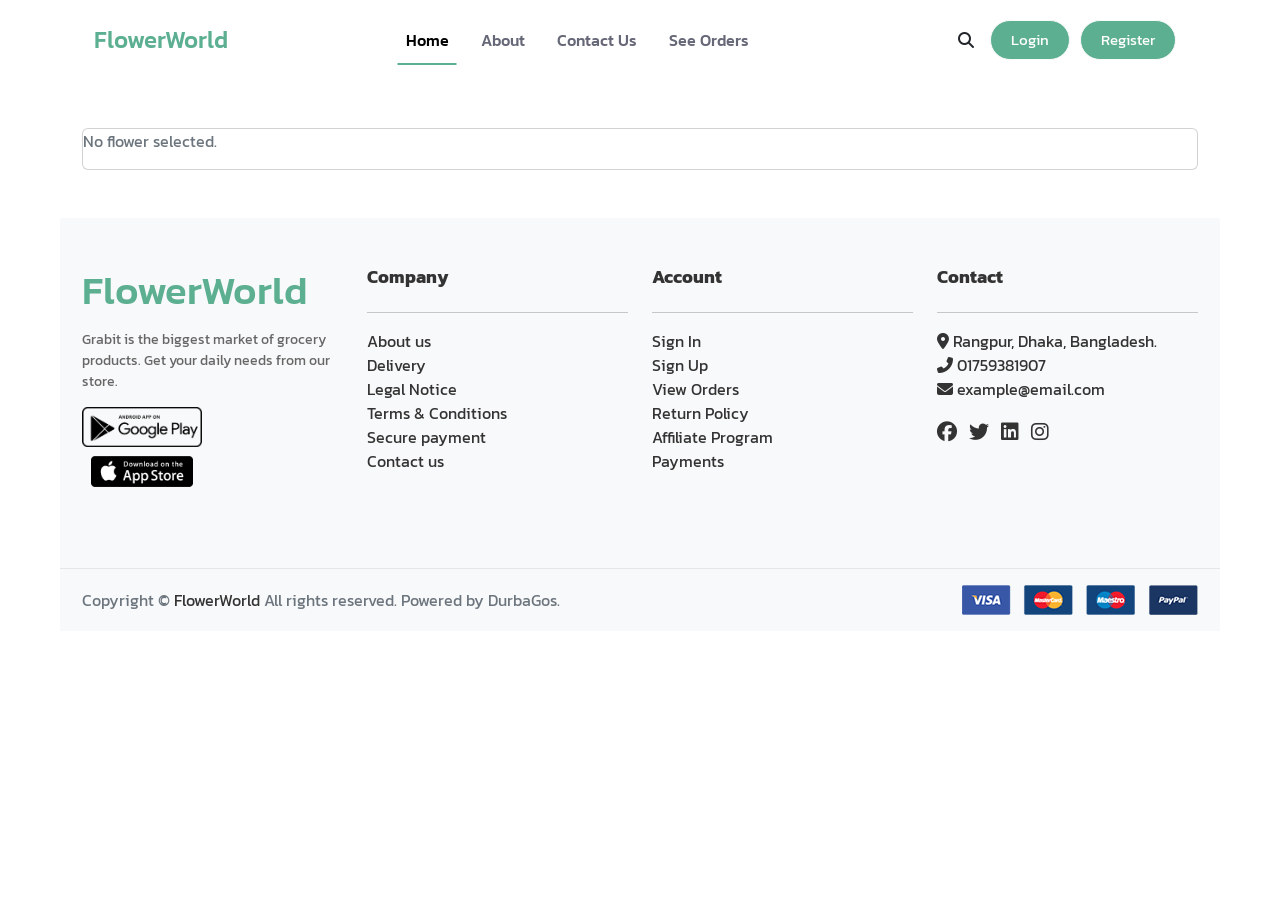
<file: flower_details.html>
<!DOCTYPE html>
<html lang="en">

<head>
    <meta charset="UTF-8">
    <meta http-equiv="X-UA-Compatible" content="IE=edge">
    <meta name="viewport" content="width=device-width, initial-scale=1.0">
    <title>Home</title>
    <link rel="preconnect" href="https://fonts.googleapis.com">
    <link rel="preconnect" href="https://fonts.gstatic.com" crossorigin>
    <link
        href="https://fonts.googleapis.com/css2?family=Edu+AU+VIC+WA+NT+Dots:wght@400..700&family=Kanit:ital,wght@0,100;0,200;0,300;0,400;0,500;0,600;0,700;0,800;0,900;1,100;1,200;1,300;1,400;1,500;1,600;1,700;1,800;1,900&display=swap"
        rel="stylesheet">
    <link rel="stylesheet" href="https://cdnjs.cloudflare.com/ajax/libs/font-awesome/6.0.0/css/all.min.css">
    <link href="https://cdn.jsdelivr.net/npm/bootstrap@5.2.3/dist/css/bootstrap.min.css" rel="stylesheet"
        integrity="sha384-rbsA2VBKQhggwzxH7pPCaAqO46MgnOM80zW1RWuH61DGLwZJEdK2Kadq2F9CUG65" crossorigin="anonymous">
    <link rel="stylesheet" href="https://cdnjs.cloudflare.com/ajax/libs/font-awesome/6.6.0/css/all.min.css"
        integrity="sha512-Kc323vGBEqzTmouAECnVceyQqyqdsSiqLQISBL29aUW4U/M7pSPA/gEUZQqv1cwx4OnYxTxve5UMg5GT6L4JJg=="
        crossorigin="anonymous" referrerpolicy="no-referrer" />
    <link href="css/style.css" rel="stylesheet">
</head>

<body>
    <header>
        <div class="container">
            <div class="row align-items-center">
                <div class="col-lg-12">
                    <nav class="navbar navbar-expand-lg fixed-top custom-navbar">
                        <div class="container-fluid">
                            <a class="navbar-brand me-auto" href="index.html">FlowerWorld</a>
                            <div class="offcanvas offcanvas-end" tabindex="-1" id="offcanvasNavbar"
                                aria-labelledby="offcanvasNavbarLabel">
                                <div class="offcanvas-header">
                                    <h5 class="offcanvas-title" id="offcanvasNavbarLabel">FlowerWorld</h5>
                                    <button type="button" class="btn-close" data-bs-dismiss="offcanvas"
                                        aria-label="Close"></button>
                                </div>
                                <div class="offcanvas-body">
                                    <ul class="navbar-nav justify-content-center flex-grow-1 pe-3">
                                        <li class="nav-item me-3">
                                            <a class="nav-link active custom-nav-link" aria-current="page"
                                                href="index.html">Home</a>
                                        </li>
                                        <li class="nav-item me-3">
                                            <a class="nav-link custom-nav-link" href="about.html">About</a>
                                        </li>
                                        <li class="nav-item me-3">
                                            <a class="nav-link custom-nav-link" href="./contact.html">Contact Us</a>
                                        </li>
                                        <li class="nav-item me-3">
                                            <a class="nav-link custom-nav-link" id="seeOrdersNav"
                                                href="./orders.html">See Orders</a>
                                        </li>
                                    </ul>
                                </div>
                            </div>

                            <div class="me-3">
                                <i class="fas fa-search" data-bs-toggle="modal" data-bs-target="#searchModal"></i>
                            </div>

                            <a href="./login.html" class="btn btn-outline-light login-button">Login</a>
                            <a href="./register.html" class="btn btn-outline-light register-button">Register</a>

                            <a href="./profile.html"
                                class="btn btn-outline-light profile-link d-none profile-button">Profile</a>
                            <a onclick="handleLogout()"
                                class="btn btn-outline-light logout-button d-none logout-button">Logout</a>

                            <button class="navbar-toggler" type="button" data-bs-toggle="offcanvas"
                                data-bs-target="#offcanvasNavbar" aria-controls="offcanvasNavbar">
                                <span class="navbar-toggler-icon"></span>
                            </button>
                        </div>
                    </nav>
                </div>
            </div>
        </div>
    </header>


    <!-- Search Modal -->
    <div class="modal fade" id="searchModal" tabindex="-1" aria-labelledby="searchModalLabel" aria-hidden="true">
        <div class="modal-dialog">
            <div class="modal-content">
                <div class="modal-header">
                    <h5 class="modal-title" id="searchModalLabel">Search Flowers</h5>
                    <button type="button" class="btn-close" data-bs-dismiss="modal" aria-label="Close"></button>
                </div>
                <div class="modal-body">
                    <div class="mb-3">
                        <label for="modal-flower-search" class="form-label">Search by Flower Name</label>
                        <input type="text" id="modal-flower-search" class="form-control"
                            placeholder="Enter flower name">
                    </div>
                </div>
                <div class="modal-footer">
                    <button type="button" class="btn btn-secondary" data-bs-dismiss="modal">Close</button>
                    <button type="button" class="btn btn-primary" id="apply-filters">Apply Filters</button>
                </div>
            </div>
        </div>
    </div>

    <div class="container mt-5">
        <div id="flowerDetails" class="card">
            <!-- Flower details will be rendered here -->
        </div>
    </div>


    <footer class="gi-footer mt-5">
        <div class="footer-container">
            <div class="footer-top py-5">
                <div class="container">
                    <div class="row">
                        <!-- Company Info -->
                        <div class="col-sm-12 col-lg-3 gi-footer-cat mb-4">
                            <div class="gi-footer-widget gi-footer-company">
                                <h1 style="color: #5CAF90;">FlowerWorld</h1>
                                <p class="gi-footer-detail">Grabit is the biggest market of grocery products. Get your
                                    daily needs from our store.</p>
                                <div class="gi-app-store">
                                    <a href="#" class="footer-href">
                                        <img src="./image/playStore.png" class="android img-fluid" alt="android">
                                    </a>
                                    <a href="#" class="footer-href">
                                        <img src="./image/appStore.png" class="apple img-fluid" alt="apple">
                                    </a>
                                </div>
                            </div>
                        </div>

                        <!-- Company -->
                        <div class="col-sm-12 col-lg-3 mb-4">
                            <h4 class="gi-footer-heading">Company</h4>
                            <hr>
                            <ul class="list-unstyled">
                                <li><a href="about-us.html" class="footer-href">About us</a></li>
                                <li><a href="orders.html" class="footer-href">Delivery</a></li>
                                <li><a href="#" class="footer-href">Legal Notice</a></li>
                                <li><a href="#" class="footer-href">Terms & Conditions</a></li>
                                <li><a href="#" class="footer-href">Secure payment</a></li>
                                <li><a href="contact.html" class="footer-href">Contact us</a></li>
                            </ul>
                        </div>

                        <!-- Account -->
                        <div class="col-sm-12 col-lg-3 mb-4">
                            <h4 class="gi-footer-heading">Account</h4>
                            <hr>
                            <ul class="list-unstyled">
                                <li><a href="login.html" class="footer-href">Sign In</a></li>
                                <li><a href="register.html" class="footer-href">Sign Up</a></li>
                                <li><a href="orders.html" class="footer-href">View Orders</a></li>
                                <li><a href="#" class="footer-href">Return Policy</a></li>
                                <li><a href="#" class="footer-href">Affiliate Program</a></li>
                                <li><a href="#" class="footer-href">Payments</a></li>
                            </ul>
                        </div>

                        <div class="col-sm-12 col-lg-3 mb-4">
                            <h4 class="gi-footer-heading">Contact</h4>
                            <hr>
                            <ul class="list-unstyled">
                                <li><i class="fas fa-map-marker-alt"></i> Rangpur, Dhaka, Bangladesh.</li>
                                <li><i class="fas fa-phone-alt"></i> <a href="tel:+8801759381907"
                                        class="footer-href">01759381907</a></li>
                                <li><i class="fas fa-envelope"></i> <a href="mailto:example@email.com"
                                        class="footer-href">example@email.com</a></li>
                            </ul>
                            <div class="gi-footer-social">
                                <a href="#" class="me-2 footer-href"><i class="fab fa-facebook"></i></a>
                                <a href="#" class="me-2 footer-href"><i class="fab fa-twitter"></i></a>
                                <a href="#" class="me-2 footer-href"><i class="fab fa-linkedin"></i></a>
                                <a href="#" class="footer-href"><i class="fab fa-instagram"></i></a>
                            </div>
                        </div>
                    </div>
                </div>
            </div>
        </div>
    </footer>

    <div class="footer-bottom py-3 bg-light">
        <div class="container">
            <div class="row align-items-center">
                <div class="col-lg-6 text-center text-lg-start">
                    <p class="mb-0">Copyright © <a href="index.html" class="footer-href">FlowerWorld</a> All rights
                        reserved. Powered by DurbaGos.
                    </p>
                </div>
                <div class="col-lg-6 text-center text-lg-end">
                    <img src="./image/payment.png" alt="payment" class="img-fluid">
                </div>
            </div>
        </div>
    </div>

    <script>
        function getQueryParams() {
            const params = {};
            window.location.search.substring(1).split("&").forEach(param => {
                const [key, value] = param.split("=");
                params[decodeURIComponent(key)] = decodeURIComponent(value);
            });
            return params;
        }

        const flowerId = getQueryParams().flowerId;

        const fetchFlowerDetails = (flowerId) => {
            fetch(`https://flowerworld.onrender.com/flowers/${flowerId}/`)
                .then(response => response.json())
                .then(data => {
                    renderFlowerDetails(data);
                })
                .catch(error => {
                    console.error("Error fetching flower details:", error);
                });
        };

        const renderFlowerDetails = (flower) => {
            const flowerDetailsCard = document.getElementById("flowerDetails");
            flowerDetailsCard.innerHTML = `
                <div class="container p-3">
                    <div class="row g-0">
                        <div class="col-md-6 m-auto">
                            <a data-fslightbox="mygalley" class="rounded-4" target="_blank" data-type="image" href="${flower.image}">
                                <img src="${flower.image}" class="img-fluid rounded-start" alt="${flower.flower_name}">
                            </a>
                        </div>
                        <div class="col-md-6 m-auto accordion-wrapper">
                            <div class="card-body">
                                <h4 class="card-title">Name: ${flower.flower_name}</h4>
                                <p class="fw-bold fs-5">Category: ${flower.category ? flower.category.name : "No Category"}</p>
                                <p class="text-dark fs-5 fw-bold">Price: $${flower.price}</p>
                                <button class="btn border border-secondary rounded-pill px-3 buy-now-btn" data-flower-id="${flower.id}" data-flower-price="${flower.price}">
                                    <i class="fa-solid fa-cart-shopping"></i> Buy Now
                                </button>
                                <hr class="my-4 bold-hr">
                                <div class="accordion-container">
                                    <!-- Shipping & Delivery Accordion -->
                                    <div class="accordion" id="shippingAccordion">
                                        <!-- Description Accordion -->
                                        <div class="accordion-item">
                                            <h2 class="accordion-header" id="headingTwo">
                                                <button class="accordion-button" type="button" data-bs-toggle="collapse" data-bs-target="#collapseTwo" aria-expanded="false" aria-controls="collapseTwo">
                                                    Description
                                                </button>
                                            </h2>
                                            <div id="collapseTwo" class="accordion-collapse collapse" aria-labelledby="headingTwo" data-bs-parent="#shippingAccordion">
                                                <div class="accordion-body">
                                                    <div class="d-flex align-items-center">
                                                        <p>${flower.description}</p>
                                                    </div>
                                                </div>
                                            </div>
                                        </div>

                                        <div class="accordion-item">
                                            <h2 class="accordion-header" id="headingOne">
                                                <button class="accordion-button" type="button" data-bs-toggle="collapse" data-bs-target="#collapseOne" aria-expanded="true" aria-controls="collapseOne">
                                                    Shipping & Delivery
                                                </button>
                                            </h2>
                                            <div id="collapseOne" class="accordion-collapse collapse show" aria-labelledby="headingOne" data-bs-parent="#shippingAccordion">
                                                <div class="accordion-body">
                                                    <div class="d-flex align-items-center">
                                                        <p>Our delivery time is maximum 6 hours once the payment is done.<br>
                                                        All of our products are fresh and of great quality.<br>
                                                        We deliver free flowers inside Dhaka, Bangladesh.</p>
                                                    </div>
                                                </div>
                                            </div>
                                        </div>
                                    </div>
                                </div>
                            </div>
                        </div>
                    </div>
                </div>
                `;
            const buyNowButton = flowerDetailsCard.querySelector(".buy-now-btn");
            if (buyNowButton) {
                buyNowButton.addEventListener("click", function () {
                    const flowerId = this.getAttribute("data-flower-id");
                    const flowerPrice = parseFloat(this.getAttribute("data-flower-price"));
                    const quantity = 1;
                    const userId = localStorage.getItem("user_id");

                    fetch("https://flowerworld.onrender.com/orders/orders/", {
                        method: "POST",
                        headers: {
                            "Content-Type": "application/json",
                            Authorization: `Token ${localStorage.getItem("token")}`,
                        },
                        body: JSON.stringify({
                            flower: flowerId,
                            user: userId,
                            quantity: quantity,
                            total_amount: flowerPrice * quantity,
                        }),
                    })
                        .then((response) => {
                            if (!response.ok) {
                                throw new Error('Network response was not ok');
                            }
                            return response.json();
                        })
                        .then((data) => {
                            console.log("Order successfully placed:", data);
                            alert("Order placed successfully!");
                        })
                        .catch((error) => {
                            console.error("Error placing order:", error);
                            alert("Failed to place order: " + error.message);
                        });
                });
            }
        };

        if (flowerId) {
            fetchFlowerDetails(flowerId);
        } else {
            document.getElementById("flowerDetails").innerHTML = `<p>No flower selected.</p>`;
        }
    </script>

    <script src="https://cdn.jsdelivr.net/npm/bootstrap@5.2.3/dist/js/bootstrap.bundle.min.js"
        integrity="sha384-kenU1KFdBIe4zVF0s0G1M5b4hcpxyD9F7jL+jjXkk+Q2h455rYXK/7HAuoJl+0I4"
        crossorigin="anonymous"></script>
    <script src="js/auth.js"></script>
    <script src="js/flowers.js"></script>
</body>

</html>
</file>
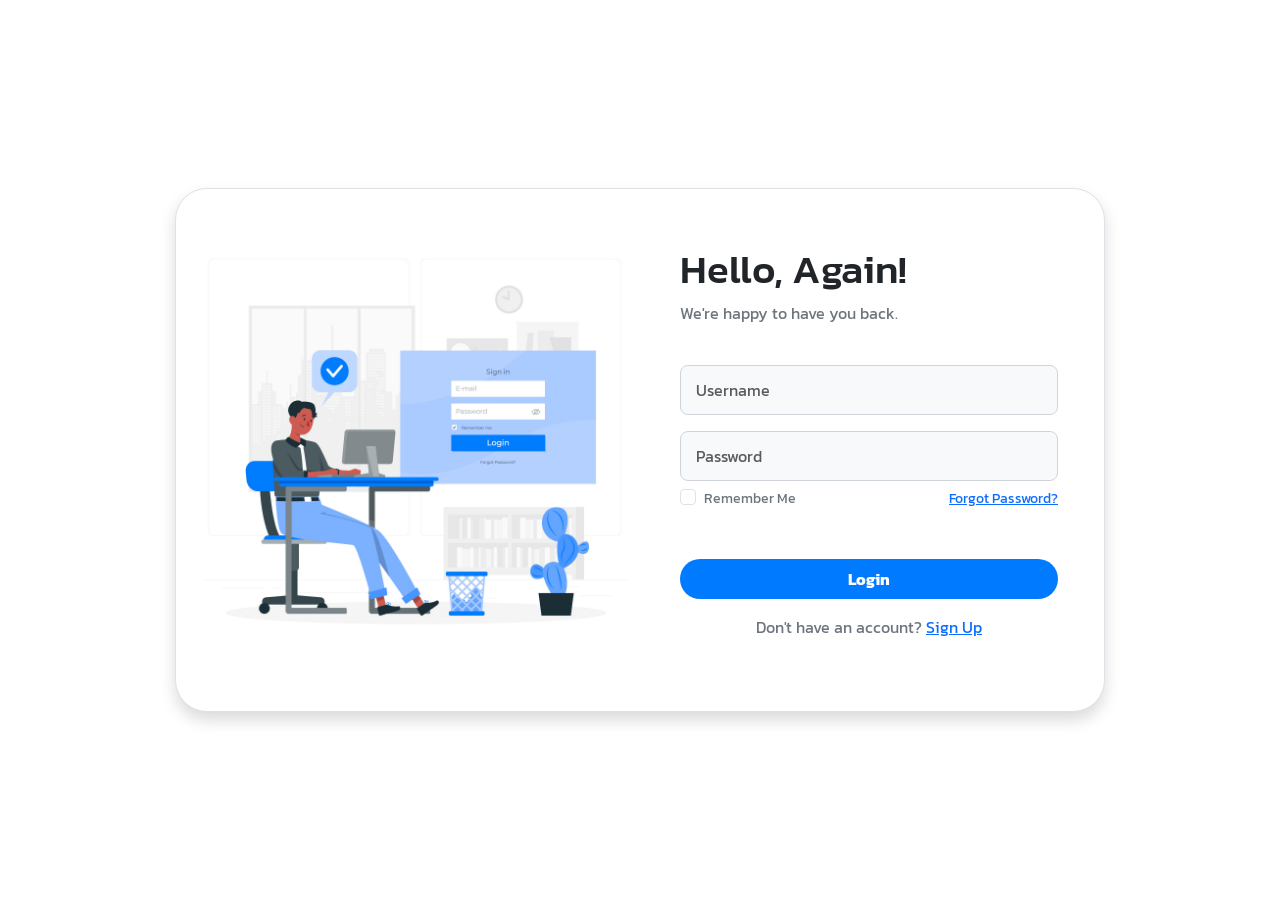
<file: login.html>
<!DOCTYPE html>
<html lang="en">

<head>
    <meta charset="UTF-8">
    <meta http-equiv="X-UA-Compatible" content="IE=edge">
    <meta name="viewport" content="width=device-width, initial-scale=1.0">
    <title>Login</title>
    <link rel="preconnect" href="https://fonts.googleapis.com">
    <link rel="preconnect" href="https://fonts.gstatic.com" crossorigin>
    <link
        href="https://fonts.googleapis.com/css2?family=Edu+AU+VIC+WA+NT+Dots:wght@400..700&family=Kanit:ital,wght@0,100;0,200;0,300;0,400;0,500;0,600;0,700;0,800;0,900;1,100;1,200;1,300;1,400;1,500;1,600;1,700;1,800;1,900&display=swap"
        rel="stylesheet">
    <link rel="stylesheet" href="https://cdnjs.cloudflare.com/ajax/libs/font-awesome/6.0.0/css/all.min.css">
    <link href="https://cdn.jsdelivr.net/npm/bootstrap@5.2.3/dist/css/bootstrap.min.css" rel="stylesheet"
        integrity="sha384-rbsA2VBKQhggwzxH7pPCaAqO46MgnOM80zW1RWuH61DGLwZJEdK2Kadq2F9CUG65" crossorigin="anonymous">
    <link rel="stylesheet" href="https://cdnjs.cloudflare.com/ajax/libs/font-awesome/6.0.0/css/all.min.css">
    <!-- custom css file link  -->
    <link rel="stylesheet" href="css/style.css">
</head>

<body>
    <div class="container d-flex flex-wrap justify-content-center align-items-center min-vh-100">
        <div class="row border rounded-5 p-3 bg-white shadow box-area">
            <div class="col-md-6 left-box">
                <div class="featured-image w-100 h-100">
                    <img src="./image/login.jpg" class="img-fluid w-100 h-100" style="object-fit: cover;" />
                </div>
            </div>

            <div class="col-md-6 right-box">
                <form id="loginForm" class="row align-items-center" onsubmit="handleLogin(event)">
                    <div class="header-text mb-4">
                        <h1>Hello, Again!</h1>
                        <p>We're happy to have you back.</p>
                    </div>
                    <div class="input-group mb-3">
                        <input type="text" name="username" class="form-control form-control-lg bg-light fs-6"
                            placeholder="Username" required>
                    </div>
                    <div class="input-group mb-1">
                        <input type="password" name="password" class="form-control form-control-lg bg-light fs-6"
                            placeholder="Password" required>
                    </div>
                    <div class="input-group mb-5 d-flex justify-content-between">
                        <div class="form-check">
                            <input type="checkbox" class="form-check-input" id="formCheck">
                            <label for="formCheck" class="form-check-label text-secondary"><small>Remember
                                    Me</small></label>
                        </div>
                        <div class="forgot">
                            <small><a href="#">Forgot Password?</a></small>
                        </div>
                    </div>
                    <div class="input-group mb-3">
                        <button type="submit" class="btn btn-lg btn-primary w-100 fs-6 btnLogin">Login</button>
                    </div>
                    <div class="d-flex justify-content-center">
                        <p>Don't have an account? <a href="register.html">Sign Up</a></p>
                    </div>

                    <!-- Success and Error Alerts -->
                    <div id="login-alert-success" class="alert alert-success d-none mt-3" role="alert">Login successful!
                    </div>
                    <div id="login-alert-error" class="alert alert-danger d-none mt-3" role="alert">Login failed. Please
                        try again.</div>
                </form>
            </div>
        </div>
    </div>

    <script src="js/auth.js"></script>
    <!-- <script src="js/app.js"></script> -->
    <script src="https://cdn.jsdelivr.net/npm/bootstrap@5.3.0/dist/js/bootstrap.bundle.min.js"></script>
</body>

</html>
</file>
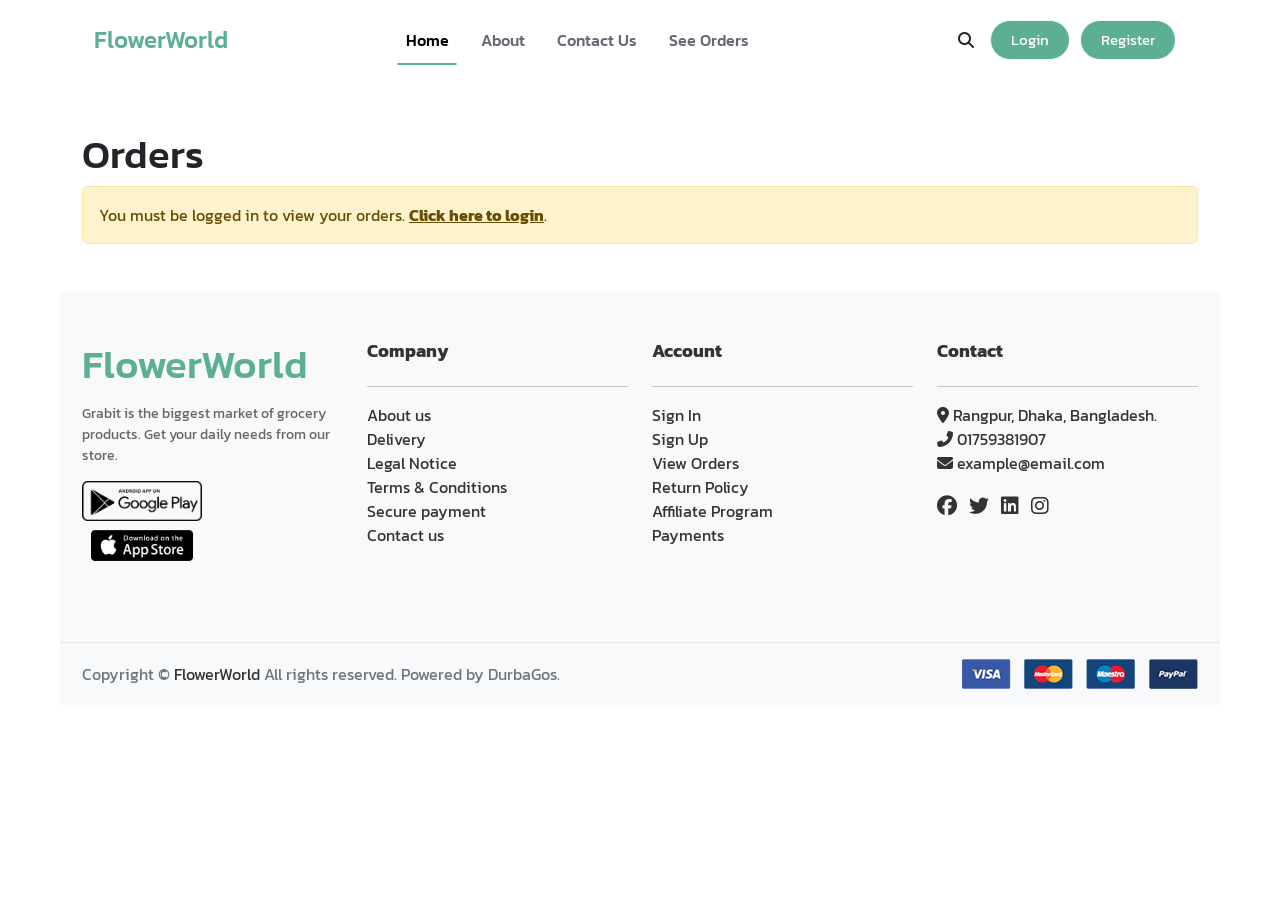
<file: orders.html>
<!DOCTYPE html>
<html lang="en">

<head>
    <meta charset="UTF-8">
    <meta http-equiv="X-UA-Compatible" content="IE=edge">
    <meta name="viewport" content="width=device-width, initial-scale=1.0">
    <title>Order List</title>
    <link rel="preconnect" href="https://fonts.googleapis.com">
    <link rel="preconnect" href="https://fonts.gstatic.com" crossorigin>
    <link
        href="https://fonts.googleapis.com/css2?family=Edu+AU+VIC+WA+NT+Dots:wght@400..700&family=Kanit:ital,wght@0,100;0,200;0,300;0,400;0,500;0,600;0,700;0,800;0,900;1,100;1,200;1,300;1,400;1,500;1,600;1,700;1,800;1,900&display=swap"
        rel="stylesheet">
    <link rel="stylesheet" href="https://cdnjs.cloudflare.com/ajax/libs/font-awesome/6.0.0/css/all.min.css">
    <link href="https://cdn.jsdelivr.net/npm/bootstrap@5.2.3/dist/css/bootstrap.min.css" rel="stylesheet"
        integrity="sha384-rbsA2VBKQhggwzxH7pPCaAqO46MgnOM80zW1RWuH61DGLwZJEdK2Kadq2F9CUG65" crossorigin="anonymous">
    <link rel="stylesheet" href="https://cdnjs.cloudflare.com/ajax/libs/font-awesome/6.6.0/css/all.min.css"
        integrity="sha512-Kc323vGBEqzTmouAECnVceyQqyqdsSiqLQISBL29aUW4U/M7pSPA/gEUZQqv1cwx4OnYxTxve5UMg5GT6L4JJg=="
        crossorigin="anonymous" referrerpolicy="no-referrer" />
    <link href="css/style.css" rel="stylesheet">
    <style>
        .order-card {
            border: 1px solid #ddd;
            padding: 15px;
            margin-bottom: 10px;
            border-radius: 5px;
        }
    </style>
</head>

<body>

    <header>
        <div class="container">
            <div class="row align-items-center">
                <div class="col-lg-12">
                    <nav class="navbar navbar-expand-lg fixed-top custom-navbar">
                        <div class="container-fluid">
                            <a class="navbar-brand me-auto" href="index.html">FlowerWorld</a>
                            <div class="offcanvas offcanvas-end" tabindex="-1" id="offcanvasNavbar"
                                aria-labelledby="offcanvasNavbarLabel">
                                <div class="offcanvas-header">
                                    <h5 class="offcanvas-title" id="offcanvasNavbarLabel">FlowerWorld</h5>
                                    <button type="button" class="btn-close" data-bs-dismiss="offcanvas"
                                        aria-label="Close"></button>
                                </div>
                                <div class="offcanvas-body">
                                    <ul class="navbar-nav justify-content-center flex-grow-1 pe-3">
                                        <li class="nav-item me-3">
                                            <a class="nav-link active custom-nav-link" aria-current="page"
                                                href="index.html">Home</a>
                                        </li>
                                        <li class="nav-item me-3">
                                            <a class="nav-link custom-nav-link" href="about.html">About</a>
                                        </li>
                                        <li class="nav-item me-3">
                                            <a class="nav-link custom-nav-link" href="./contact.html">Contact Us</a>
                                        </li>
                                        <li class="nav-item me-3">
                                            <a class="nav-link custom-nav-link" href="./orders.html">See Orders</a>
                                        </li>
                                    </ul>
                                </div>
                            </div>
    
                            <div class="me-3">
                                <i class="fas fa-search" data-bs-toggle="modal" data-bs-target="#searchModal"></i>
                            </div>

                            <a href="./login.html" class="btn btn-outline-light login-button">Login</a>
                            <a href="./register.html" class="btn btn-outline-light register-button">Register</a>

                            <a href="./profile.html" class="btn btn-outline-light profile-link d-none profile-button">Profile</a>
                            <a onclick="handleLogout()" class="btn btn-outline-light logout-button d-none logout-button">Logout</a>
    
                            <button class="navbar-toggler" type="button" data-bs-toggle="offcanvas"
                                data-bs-target="#offcanvasNavbar" aria-controls="offcanvasNavbar">
                                <span class="navbar-toggler-icon"></span>
                            </button>
                        </div>
                    </nav>
                </div>
            </div>
        </div>
    </header>
    

    <!-- Search Modal -->
    <div class="modal fade" id="searchModal" tabindex="-1" aria-labelledby="searchModalLabel" aria-hidden="true">
        <div class="modal-dialog">
            <div class="modal-content">
                <div class="modal-header">
                    <h5 class="modal-title" id="searchModalLabel">Search Flowers</h5>
                    <button type="button" class="btn-close" data-bs-dismiss="modal" aria-label="Close"></button>
                </div>
                <div class="modal-body">
                    <div class="mb-3">
                        <label for="modal-flower-search" class="form-label">Search by Flower Name</label>
                        <input type="text" id="modal-flower-search" class="form-control"
                            placeholder="Enter flower name">
                    </div>
                </div>
                <div class="modal-footer">
                    <button type="button" class="btn btn-secondary" data-bs-dismiss="modal">Close</button>
                    <button type="button" class="btn btn-primary" id="apply-filters">Apply Filters</button>
                </div>
            </div>
        </div>
    </div>

    <div class="container" style="margin-top: 50px;">
        <h1>Orders</h1>
        <div id="orders-container">
            
        </div>
    </div>


    <!-- Footer Start -->
    <footer class="gi-footer mt-5">
        <div class="footer-container">
            <div class="footer-top py-5">
                <div class="container">
                    <div class="row">
                        <!-- Company Info -->
                        <div class="col-sm-12 col-lg-3 gi-footer-cat mb-4">
                            <div class="gi-footer-widget gi-footer-company">
                                <h1 style="color: #5CAF90;">FlowerWorld</h1>
                                <p class="gi-footer-detail">Grabit is the biggest market of grocery products. Get your
                                    daily needs from our store.</p>
                                <div class="gi-app-store">
                                    <a href="#" class="footer-href">
                                        <img src="./image/playStore.png" class="android img-fluid" alt="android">
                                    </a>
                                    <a href="#" class="footer-href">
                                        <img src="./image/appStore.png" class="apple img-fluid" alt="apple">
                                    </a>
                                </div>
                            </div>
                        </div>

                        <!-- Company -->
                        <div class="col-sm-12 col-lg-3 mb-4">
                            <h4 class="gi-footer-heading">Company</h4>
                            <hr>
                            <ul class="list-unstyled">
                                <li><a href="about-us.html" class="footer-href">About us</a></li>
                                <li><a href="orders.html" class="footer-href">Delivery</a></li>
                                <li><a href="#" class="footer-href">Legal Notice</a></li>
                                <li><a href="#" class="footer-href">Terms & Conditions</a></li>
                                <li><a href="#" class="footer-href">Secure payment</a></li>
                                <li><a href="contact.html" class="footer-href">Contact us</a></li>
                            </ul>
                        </div>

                        <!-- Account -->
                        <div class="col-sm-12 col-lg-3 mb-4">
                            <h4 class="gi-footer-heading">Account</h4>
                            <hr>
                            <ul class="list-unstyled">
                                <li><a href="login.html" class="footer-href">Sign In</a></li>
                                <li><a href="register.html" class="footer-href">Sign Up</a></li>
                                <li><a href="orders.html" class="footer-href">View Orders</a></li>
                                <li><a href="#" class="footer-href">Return Policy</a></li>
                                <li><a href="#" class="footer-href">Affiliate Program</a></li>
                                <li><a href="#" class="footer-href">Payments</a></li>
                            </ul>
                        </div>

                        <div class="col-sm-12 col-lg-3 mb-4">
                            <h4 class="gi-footer-heading">Contact</h4>
                            <hr>
                            <ul class="list-unstyled">
                                <li><i class="fas fa-map-marker-alt"></i> Rangpur, Dhaka, Bangladesh.</li>
                                <li><i class="fas fa-phone-alt"></i> <a href="tel:+8801759381907"
                                        class="footer-href">01759381907</a></li>
                                <li><i class="fas fa-envelope"></i> <a href="mailto:example@email.com"
                                        class="footer-href">example@email.com</a></li>
                            </ul>
                            <div class="gi-footer-social">
                                <a href="#" class="me-2 footer-href"><i class="fab fa-facebook"></i></a>
                                <a href="#" class="me-2 footer-href"><i class="fab fa-twitter"></i></a>
                                <a href="#" class="me-2 footer-href"><i class="fab fa-linkedin"></i></a>
                                <a href="#" class="footer-href"><i class="fab fa-instagram"></i></a>
                            </div>
                        </div>
                    </div>
                </div>
            </div>
        </div>
    </footer>

    <div class="footer-bottom py-3 bg-light">
        <div class="container">
            <div class="row align-items-center">
                <div class="col-lg-6 text-center text-lg-start">
                    <p class="mb-0">Copyright © <a href="index.html" class="footer-href">FlowerWorld</a> All rights
                        reserved. Powered by DurbaGos.
                    </p>
                </div>
                <div class="col-lg-6 text-center text-lg-end">
                    <img src="./image/payment.png" alt="payment" class="img-fluid">
                </div>
            </div>
        </div>
    </div>
    <!-- Footer End -->
    
    <script src="https://cdn.jsdelivr.net/npm/bootstrap@5.3.0/dist/js/bootstrap.bundle.min.js"></script>
    <script src="js/auth.js"></script>
    <script src="js/flowers.js"></script>
</body>

</html>
</file>
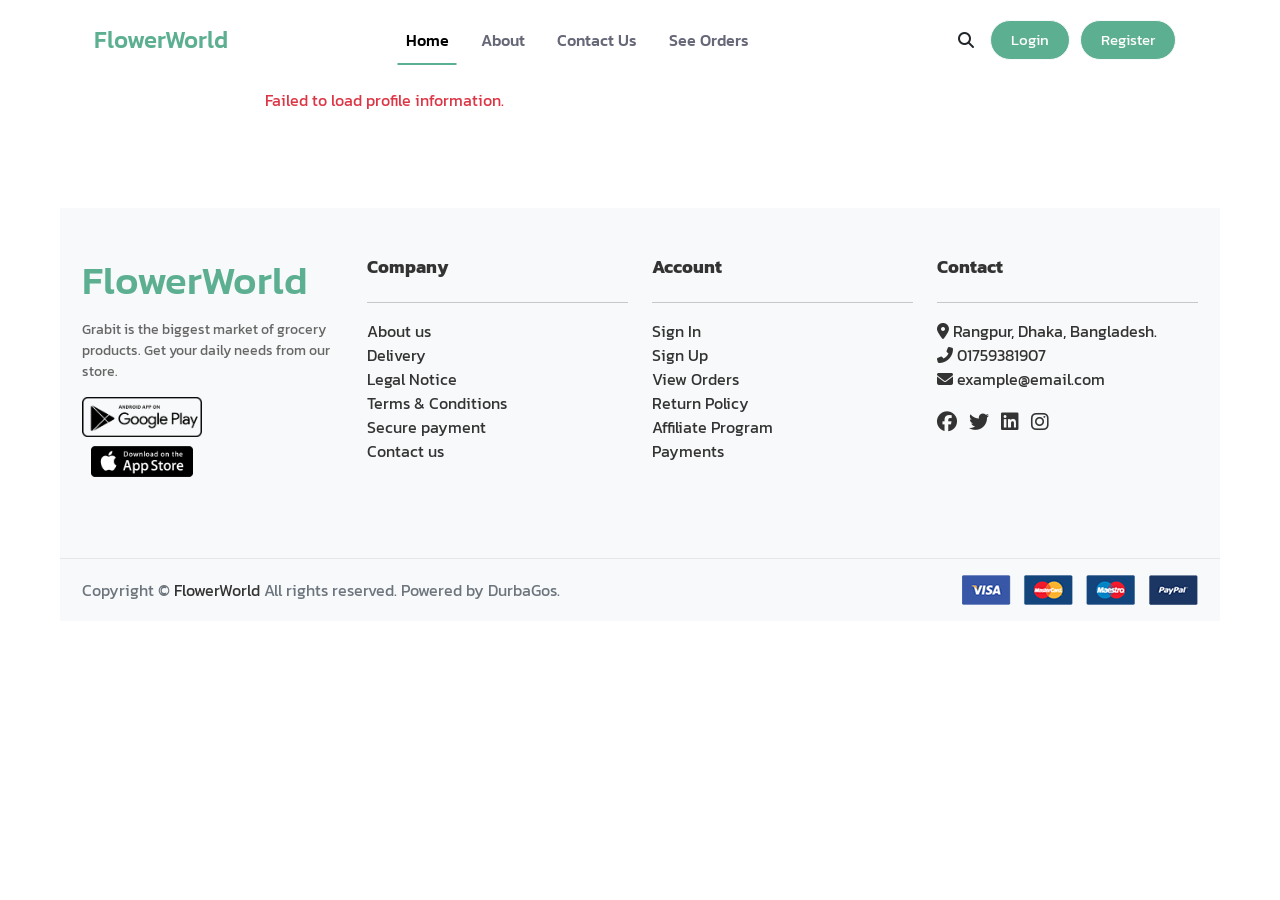
<file: profile.html>
<!DOCTYPE html>
<html lang="en">

<head>
    <meta charset="UTF-8">
    <meta http-equiv="X-UA-Compatible" content="IE=edge">
    <meta name="viewport" content="width=device-width, initial-scale=1.0">
    <title>Profile</title>
    <link rel="preconnect" href="https://fonts.googleapis.com">
    <link rel="preconnect" href="https://fonts.gstatic.com" crossorigin>
    <link
        href="https://fonts.googleapis.com/css2?family=Edu+AU+VIC+WA+NT+Dots:wght@400..700&family=Kanit:ital,wght@0,100;0,200;0,300;0,400;0,500;0,600;0,700;0,800;0,900;1,100;1,200;1,300;1,400;1,500;1,600;1,700;1,800;1,900&display=swap"
        rel="stylesheet">
    <link rel="stylesheet" href="https://cdnjs.cloudflare.com/ajax/libs/font-awesome/6.0.0/css/all.min.css">
    <link href="https://cdn.jsdelivr.net/npm/bootstrap@5.2.3/dist/css/bootstrap.min.css" rel="stylesheet"
        integrity="sha384-rbsA2VBKQhggwzxH7pPCaAqO46MgnOM80zW1RWuH61DGLwZJEdK2Kadq2F9CUG65" crossorigin="anonymous">
    <link rel="stylesheet" href="https://cdnjs.cloudflare.com/ajax/libs/font-awesome/6.6.0/css/all.min.css"
        integrity="sha512-Kc323vGBEqzTmouAECnVceyQqyqdsSiqLQISBL29aUW4U/M7pSPA/gEUZQqv1cwx4OnYxTxve5UMg5GT6L4JJg=="
        crossorigin="anonymous" referrerpolicy="no-referrer" />
    <link href="css/style.css" rel="stylesheet">
</head>

<body>

    <header>
        <div class="container">
            <div class="row align-items-center">
                <div class="col-lg-12">
                    <nav class="navbar navbar-expand-lg fixed-top custom-navbar">
                        <div class="container-fluid">
                            <a class="navbar-brand me-auto" href="index.html">FlowerWorld</a>
                            <div class="offcanvas offcanvas-end" tabindex="-1" id="offcanvasNavbar"
                                aria-labelledby="offcanvasNavbarLabel">
                                <div class="offcanvas-header">
                                    <h5 class="offcanvas-title" id="offcanvasNavbarLabel">FlowerWorld</h5>
                                    <button type="button" class="btn-close" data-bs-dismiss="offcanvas"
                                        aria-label="Close"></button>
                                </div>
                                <div class="offcanvas-body">
                                    <ul class="navbar-nav justify-content-center flex-grow-1 pe-3">
                                        <li class="nav-item me-3">
                                            <a class="nav-link active custom-nav-link" aria-current="page"
                                                href="index.html">Home</a>
                                        </li>
                                        <li class="nav-item me-3">
                                            <a class="nav-link custom-nav-link" href="about.html">About</a>
                                        </li>
                                        <li class="nav-item me-3">
                                            <a class="nav-link custom-nav-link" href="./contact.html">Contact Us</a>
                                        </li>
                                        <li class="nav-item me-3">
                                            <a class="nav-link custom-nav-link" href="./orders.html">See Orders</a>
                                        </li>
                                    </ul>
                                </div>
                            </div>
    
                            <div class="me-3">
                                <i class="fas fa-search" data-bs-toggle="modal" data-bs-target="#searchModal"></i>
                            </div>

                            <a href="./login.html" class="btn btn-outline-light login-button">Login</a>
                            <a href="./register.html" class="btn btn-outline-light register-button">Register</a>

                            <a href="./profile.html" class="btn btn-outline-light profile-link d-none profile-button">Profile</a>
                            <a onclick="handleLogout()" class="btn btn-outline-light logout-button d-none logout-button">Logout</a>
    
                            <button class="navbar-toggler" type="button" data-bs-toggle="offcanvas"
                                data-bs-target="#offcanvasNavbar" aria-controls="offcanvasNavbar">
                                <span class="navbar-toggler-icon"></span>
                            </button>
                        </div>
                    </nav>
                </div>
            </div>
        </div>
    </header>
    

    <!-- Search Modal -->
    <div class="modal fade" id="searchModal" tabindex="-1" aria-labelledby="searchModalLabel" aria-hidden="true">
        <div class="modal-dialog">
            <div class="modal-content">
                <div class="modal-header">
                    <h5 class="modal-title" id="searchModalLabel">Search Flowers</h5>
                    <button type="button" class="btn-close" data-bs-dismiss="modal" aria-label="Close"></button>
                </div>
                <div class="modal-body">
                    <div class="mb-3">
                        <label for="modal-flower-search" class="form-label">Search by Flower Name</label>
                        <input type="text" id="modal-flower-search" class="form-control"
                            placeholder="Enter flower name">
                    </div>
                </div>
                <div class="modal-footer">
                    <button type="button" class="btn btn-secondary" data-bs-dismiss="modal">Close</button>
                    <button type="button" class="btn btn-primary" id="apply-filters">Apply Filters</button>
                </div>
            </div>
        </div>
    </div>

    <div class="container-fluid py-2">
        <div class="row justify-content-center">
            <div id="profile-info" class="col-md-10 col-lg-8 mb-4">
                <!-- User profile information will be injected here by JS -->

            </div>
            <!-- <div class="col-md-4 p-5 rounded border border-warning justify-content-center">
                
            </div> -->
        </div>
    </div>

    <!-- Footer -->
    <footer class="gi-footer mt-5">
        <div class="footer-container">
            <div class="footer-top py-5">
                <div class="container">
                    <div class="row">
                        <!-- Company Info -->
                        <div class="col-sm-12 col-lg-3 gi-footer-cat mb-4">
                            <div class="gi-footer-widget gi-footer-company">
                                <h1 style="color: #5CAF90;">FlowerWorld</h1>
                                <p class="gi-footer-detail">Grabit is the biggest market of grocery products. Get your
                                    daily needs from our store.</p>
                                <div class="gi-app-store">
                                    <a href="#" class="footer-href">
                                        <img src="./image/playStore.png" class="android img-fluid" alt="android">
                                    </a>
                                    <a href="#" class="footer-href">
                                        <img src="./image/appStore.png" class="apple img-fluid" alt="apple">
                                    </a>
                                </div>
                            </div>
                        </div>

                        <!-- Company -->
                        <div class="col-sm-12 col-lg-3 mb-4">
                            <h4 class="gi-footer-heading">Company</h4>
                            <hr>
                            <ul class="list-unstyled">
                                <li><a href="about-us.html" class="footer-href">About us</a></li>
                                <li><a href="orders.html" class="footer-href">Delivery</a></li>
                                <li><a href="#" class="footer-href">Legal Notice</a></li>
                                <li><a href="#" class="footer-href">Terms & Conditions</a></li>
                                <li><a href="#" class="footer-href">Secure payment</a></li>
                                <li><a href="contact.html" class="footer-href">Contact us</a></li>
                            </ul>
                        </div>

                        <!-- Account -->
                        <div class="col-sm-12 col-lg-3 mb-4">
                            <h4 class="gi-footer-heading">Account</h4>
                            <hr>
                            <ul class="list-unstyled">
                                <li><a href="login.html" class="footer-href">Sign In</a></li>
                                <li><a href="register.html" class="footer-href">Sign Up</a></li>
                                <li><a href="orders.html" class="footer-href">View Orders</a></li>
                                <li><a href="#" class="footer-href">Return Policy</a></li>
                                <li><a href="#" class="footer-href">Affiliate Program</a></li>
                                <li><a href="#" class="footer-href">Payments</a></li>
                            </ul>
                        </div>

                        <div class="col-sm-12 col-lg-3 mb-4">
                            <h4 class="gi-footer-heading">Contact</h4>
                            <hr>
                            <ul class="list-unstyled">
                                <li><i class="fas fa-map-marker-alt"></i> Rangpur, Dhaka, Bangladesh.</li>
                                <li><i class="fas fa-phone-alt"></i> <a href="tel:+8801759381907"
                                        class="footer-href">01759381907</a></li>
                                <li><i class="fas fa-envelope"></i> <a href="mailto:example@email.com"
                                        class="footer-href">example@email.com</a></li>
                            </ul>
                            <div class="gi-footer-social">
                                <a href="#" class="me-2 footer-href"><i class="fab fa-facebook"></i></a>
                                <a href="#" class="me-2 footer-href"><i class="fab fa-twitter"></i></a>
                                <a href="#" class="me-2 footer-href"><i class="fab fa-linkedin"></i></a>
                                <a href="#" class="footer-href"><i class="fab fa-instagram"></i></a>
                            </div>
                        </div>
                    </div>
                </div>
            </div>
        </div>
        </div>
    </footer>

    <div class="footer-bottom py-3 bg-light">
        <div class="container">
            <div class="row align-items-center">
                <div class="col-lg-6 text-center text-lg-start">
                    <p class="mb-0">Copyright © <a href="index.html" class="footer-href">FlowerWorld</a> All rights
                        reserved. Powered by DurbaGos.
                    </p>
                </div>
                <div class="col-lg-6 text-center text-lg-end">
                    <img src="./image/payment.png" alt="payment" class="img-fluid">
                </div>
            </div>
        </div>
    </div>

    <script src="https://cdn.jsdelivr.net/npm/bootstrap@5.3.0/dist/js/bootstrap.bundle.min.js"></script>
    <script src="js/auth.js"></script>
    <script src="js/profile.js"></script>
</body>

</html>
</file>
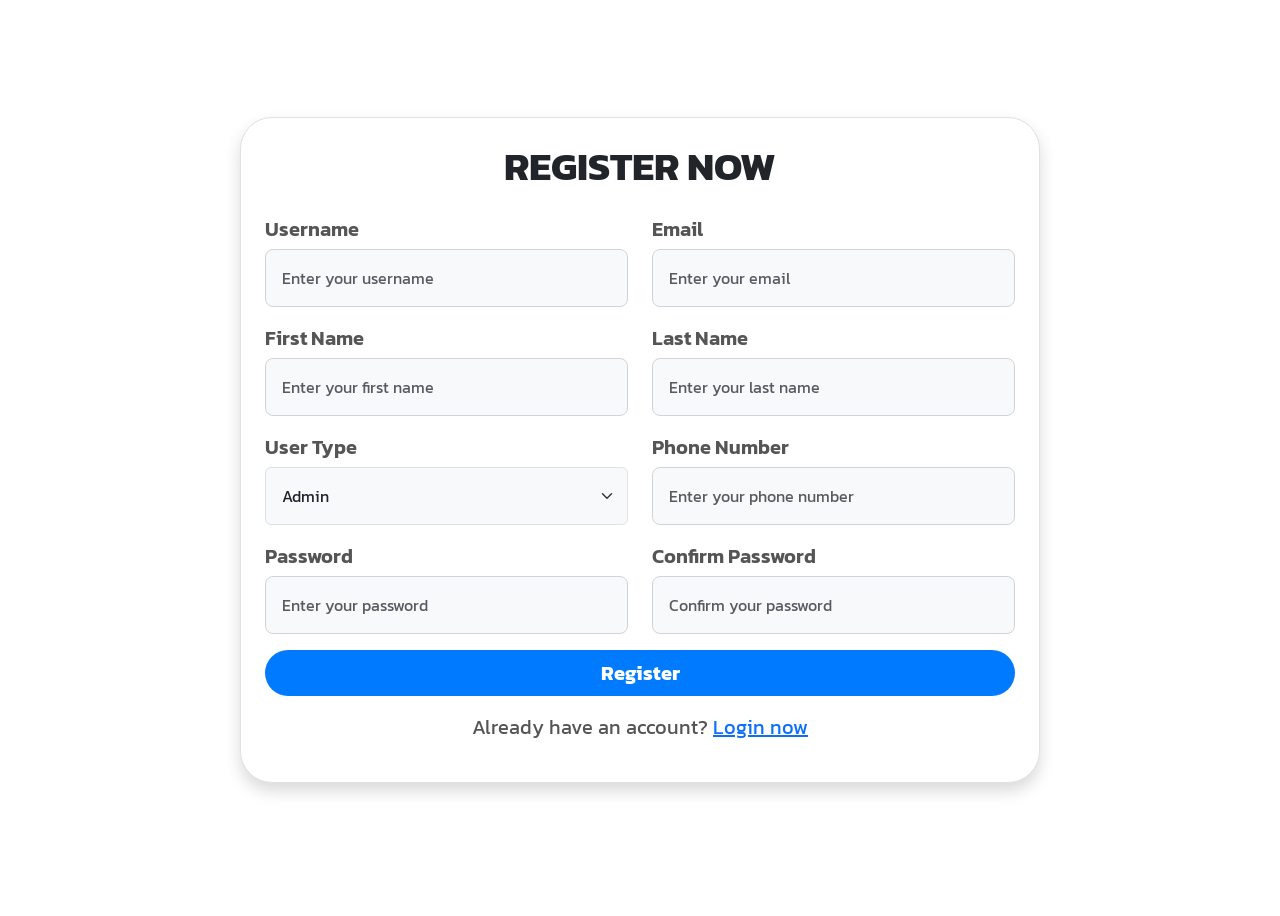
<file: register.html>
<!DOCTYPE html>
<html lang="en">

<head>
    <meta charset="UTF-8">
    <meta http-equiv="X-UA-Compatible" content="IE=edge">
    <meta name="viewport" content="width=device-width, initial-scale=1.0">
    <title>Register</title>
    <link rel="preconnect" href="https://fonts.googleapis.com">
    <link rel="preconnect" href="https://fonts.gstatic.com" crossorigin>
    <link
        href="https://fonts.googleapis.com/css2?family=Edu+AU+VIC+WA+NT+Dots:wght@400..700&family=Kanit:ital,wght@0,100;0,200;0,300;0,400;0,500;0,600;0,700;0,800;0,900;1,100;1,200;1,300;1,400;1,500;1,600;1,700;1,800;1,900&display=swap"
        rel="stylesheet">
    <link rel="stylesheet" href="https://cdnjs.cloudflare.com/ajax/libs/font-awesome/6.0.0/css/all.min.css">
    <link href="https://cdn.jsdelivr.net/npm/bootstrap@5.2.3/dist/css/bootstrap.min.css" rel="stylesheet"
        integrity="sha384-rbsA2VBKQhggwzxH7pPCaAqO46MgnOM80zW1RWuH61DGLwZJEdK2Kadq2F9CUG65" crossorigin="anonymous">
    <link rel="stylesheet" href="https://cdnjs.cloudflare.com/ajax/libs/font-awesome/6.0.0/css/all.min.css">

    <link rel="stylesheet" href="css/style.css">
</head>

<body>
    <!-- <section class="d-flex align-items-center justify-content-center min-vh-100">
        <form id="registrationForm" onsubmit="handleRegister(event)" method="post"
            class="p-4 border rounded shadow w-100 bg-white" style="max-width: 1000px;">
            <h3 class="mb-4 text-uppercase text-dark fs-1 text-center">Register Now</h3>

            <div class="row">
                <div class="col-md-6">
                    <div class="mb-3">
                        <label for="username" class="form-label fs-5">Username</label>
                        <input type="text" name="username" class="form-control p-3 fs-5"
                            placeholder="Enter your username" required>
                    </div>
                </div>
                <div class="col-md-6">
                    <div class="mb-3">
                        <label for="email" class="form-label fs-5">Email</label>
                        <input type="email" name="email" class="form-control p-3 fs-4" placeholder="Enter your email"
                            required>
                    </div>
                </div>
            </div>

            <div class="row">
                <div class="col-md-6">
                    <div class="mb-3">
                        <label for="firstname" class="form-label fs-5">First Name</label>
                        <input type="text" name="firstname" class="form-control p-3 fs-5"
                            placeholder="Enter your first name" required>
                    </div>
                </div>
                <div class="col-md-6">
                    <div class="mb-3">
                        <label for="lastname" class="form-label fs-5">Last Name</label>
                        <input type="text" name="lastname" class="form-control p-3 fs-5"
                            placeholder="Enter your last name" required>
                    </div>
                </div>
            </div>

            <div class="row">
                <div class="col-md-6">
                    <div class="mb-3">
                        <label for="user_type" class="form-label fs-5">User Type</label>
                        <select required class="form-select p-3 fs-5" id="user_type" name="user_type">
                            <option value="Admin">Admin</option>
                            <option value="User">User</option>
                        </select>
                    </div>
                </div>
                <div class="col-md-6">
                    <div class="mb-3">
                        <label for="phonenumber" class="form-label fs-5">Phone Number</label>
                        <input type="number" name="phonenumber" class="form-control p-3 fs-5"
                            placeholder="Enter your phone number" required>
                    </div>
                </div>
            </div>

            <div class="row">
                <div class="col-md-6">
                    <div class="mb-3">
                        <label for="password" class="form-label fs-5">Password</label>
                        <input type="password" name="password" class="form-control p-3 fs-4"
                            placeholder="Enter your password" required>
                    </div>
                </div>
                <div class="col-md-6">
                    <div class="mb-3">
                        <label for="confirm_password" class="form-label fs-5">Confirm Password</label>
                        <input type="password" name="confirm_password" class="form-control p-3 fs-4"
                            placeholder="Confirm your password" required>
                    </div>
                </div>
            </div>
            <button type="submit" class="btn btn-lg btn-primary w-100 fs-6 btnRegister">Register</button>
            <p class="mt-3 form-p text-center fs-5">
                Already have an account?
                <a href="login.html">Login now</a>
            </p>
        </form>
        <p id="registration-loading-message"></p>
        <p id="registration-error-message" class="text-danger"></p>
    </section> -->

    <section class="d-flex align-items-center justify-content-center min-vh-100">
        <form id="registrationForm" onsubmit="handleRegister(event)" method="post"
            class="p-4 border rounded-5 shadow w-100 bg-white" style="max-width: 800px;">
            <h3 class="mb-4 text-uppercase text-dark fs-1 text-center">Register Now</h3>

            <div class="row">
                <div class="col-md-6">
                    <div class="mb-3">
                        <label for="username" class="form-label fs-5">Username</label>
                        <input type="text" name="username" class="form-control p-3 fs-6 bg-light"
                            placeholder="Enter your username" required>
                    </div>
                </div>
                <div class="col-md-6">
                    <div class="mb-3">
                        <label for="email" class="form-label fs-5">Email</label>
                        <input type="email" name="email" class="form-control p-3 fs-6 bg-light"
                            placeholder="Enter your email" required>
                    </div>
                </div>
            </div>

            <div class="row">
                <div class="col-md-6">
                    <div class="mb-3">
                        <label for="firstname" class="form-label fs-5">First Name</label>
                        <input type="text" name="firstname" class="form-control p-3 fs-6 bg-light"
                            placeholder="Enter your first name" required>
                    </div>
                </div>
                <div class="col-md-6">
                    <div class="mb-3">
                        <label for="lastname" class="form-label fs-5">Last Name</label>
                        <input type="text" name="lastname" class="form-control p-3 fs-6 bg-light"
                            placeholder="Enter your last name" required>
                    </div>
                </div>
            </div>

            <div class="row">
                <div class="col-md-6">
                    <div class="mb-3">
                        <label for="user_type" class="form-label fs-5">User Type</label>
                        <select required class="form-select p-3 fs-6 bg-light" id="user_type" name="user_type">
                            <option value="Admin">Admin</option>
                            <option value="User">User</option>
                        </select>
                    </div>
                </div>
                <div class="col-md-6">
                    <div class="mb-3">
                        <label for="phonenumber" class="form-label fs-5">Phone Number</label>
                        <input type="number" name="phonenumber" class="form-control p-3 fs-6 bg-light"
                            placeholder="Enter your phone number" required>
                    </div>
                </div>
            </div>

            <div class="row">
                <div class="col-md-6">
                    <div class="mb-3">
                        <label for="password" class="form-label fs-5">Password</label>
                        <input type="password" name="password" class="form-control p-3 fs-6 bg-light"
                            placeholder="Enter your password" required>
                    </div>
                </div>
                <div class="col-md-6">
                    <div class="mb-3">
                        <label for="confirm_password" class="form-label fs-5">Confirm Password</label>
                        <input type="password" name="confirm_password" class="form-control p-3 fs-6 bg-light"
                            placeholder="Confirm your password" required>
                    </div>
                </div>
            </div>
            <button type="submit" class="btn btn-lg btn-primary w-100 fs-5 btnRegister">Register</button>
            <p class="mt-3 form-p text-center fs-5">
                Already have an account?
                <a href="login.html">Login now</a>
            </p>
        </form>
        <p id="registration-loading-message"></p>
        <p id="registration-error-message" class="text-danger"></p>
    </section>



    <div class="container mt-3">
        <div id="regi-alert-success" class="alert alert-success d-none fs-3" role="alert">
            Registration successful! Redirecting...
        </div>
        <div id="regi-alert-error" class="alert alert-danger d-none fs-3" role="alert">
            Registration Not Successful. Please try again.
        </div>
    </div>


    <script src="js/auth.js"></script>
    <!-- <script src="js/app.js"></script> -->
    <script src="https://cdn.jsdelivr.net/npm/bootstrap@5.3.0/dist/js/bootstrap.bundle.min.js"></script>
</body>

</html>
</file>
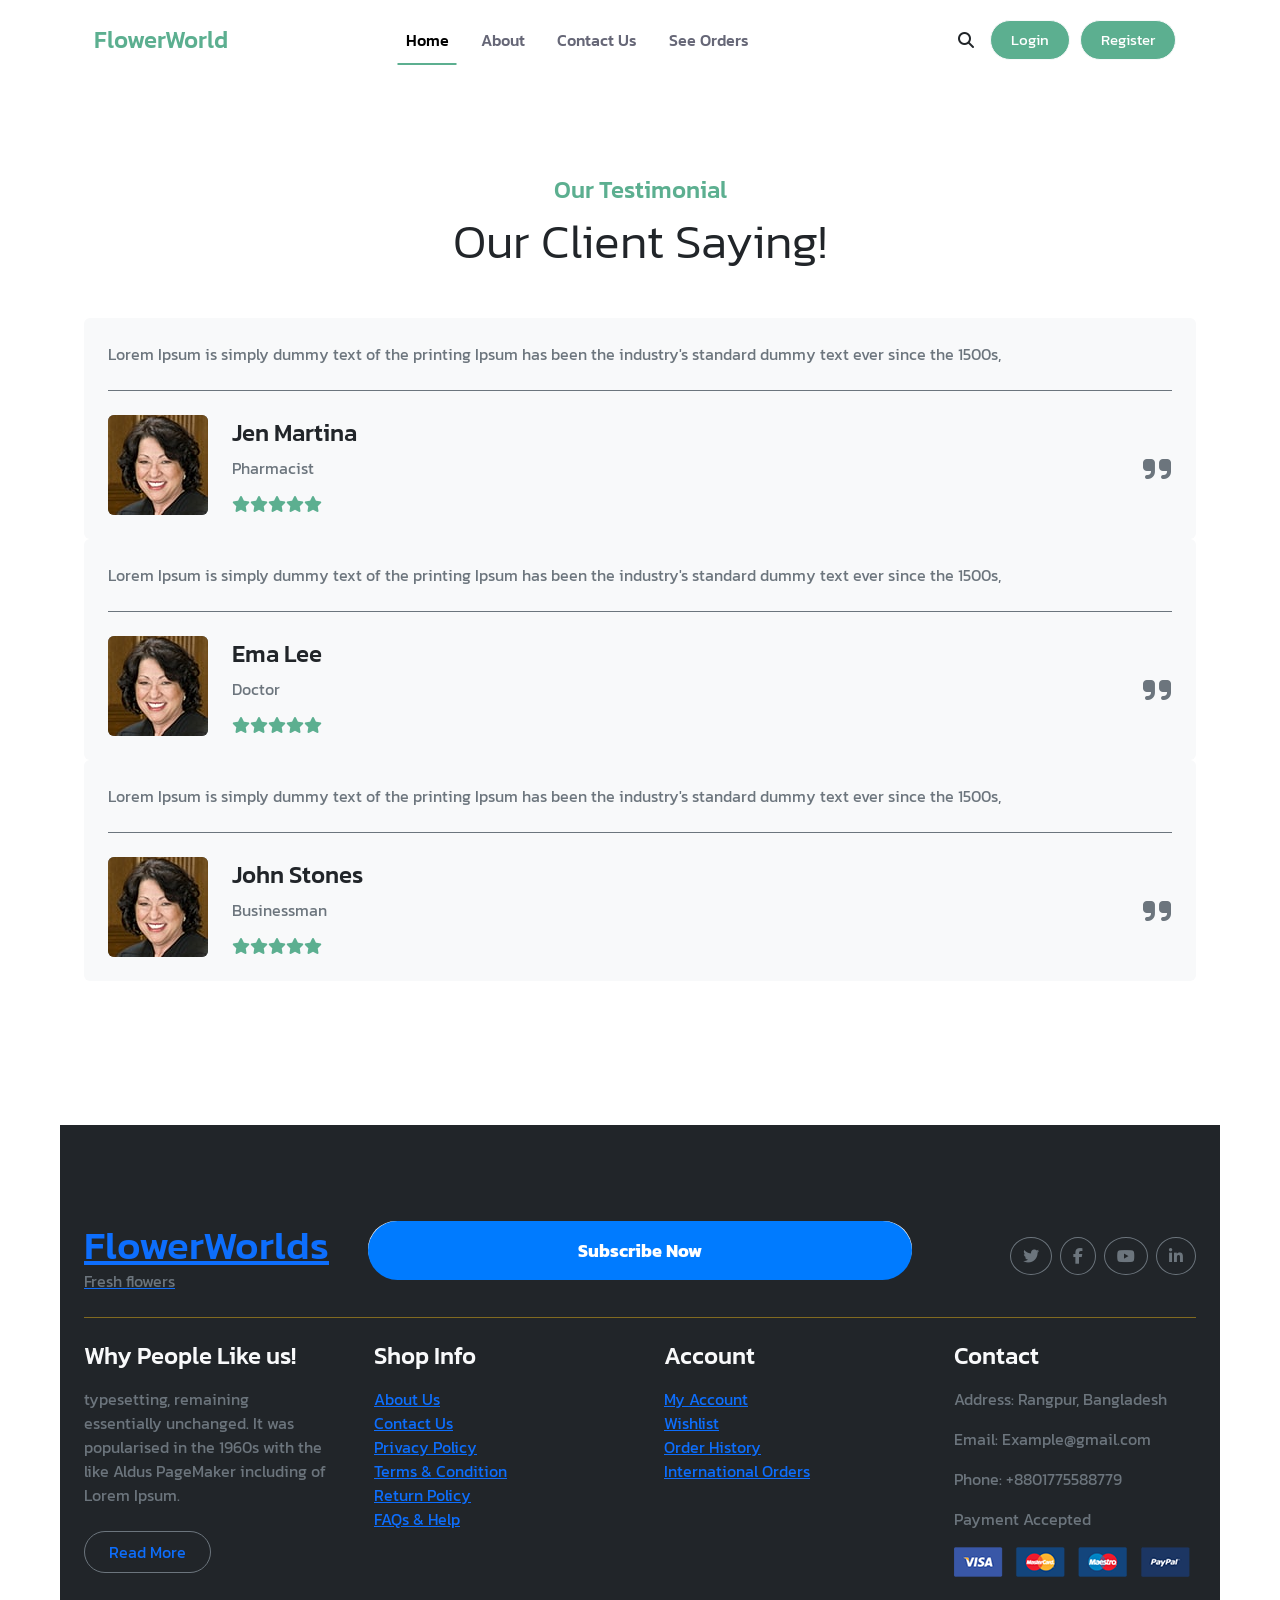
<file: testimonial.html>
<!DOCTYPE html>
<html lang="en">
<head>
   <meta charset="UTF-8">
   <meta http-equiv="X-UA-Compatible" content="IE=edge">
   <meta name="viewport" content="width=device-width, initial-scale=1.0">
   <title>Testimonial</title>
   <link rel="preconnect" href="https://fonts.googleapis.com">
    <link rel="preconnect" href="https://fonts.gstatic.com" crossorigin>
    <link
        href="https://fonts.googleapis.com/css2?family=Edu+AU+VIC+WA+NT+Dots:wght@400..700&family=Kanit:ital,wght@0,100;0,200;0,300;0,400;0,500;0,600;0,700;0,800;0,900;1,100;1,200;1,300;1,400;1,500;1,600;1,700;1,800;1,900&display=swap"
        rel="stylesheet">
    <link rel="stylesheet" href="https://cdnjs.cloudflare.com/ajax/libs/font-awesome/6.0.0/css/all.min.css">
    <link href="https://cdn.jsdelivr.net/npm/bootstrap@5.2.3/dist/css/bootstrap.min.css" rel="stylesheet"
        integrity="sha384-rbsA2VBKQhggwzxH7pPCaAqO46MgnOM80zW1RWuH61DGLwZJEdK2Kadq2F9CUG65" crossorigin="anonymous">
    <link rel="stylesheet" href="https://cdnjs.cloudflare.com/ajax/libs/font-awesome/6.6.0/css/all.min.css"
        integrity="sha512-Kc323vGBEqzTmouAECnVceyQqyqdsSiqLQISBL29aUW4U/M7pSPA/gEUZQqv1cwx4OnYxTxve5UMg5GT6L4JJg=="
        crossorigin="anonymous" referrerpolicy="no-referrer" />
    <link href="css/style.css" rel="stylesheet">
</head>
<body>

    <header>
        <div class="container">
            <div class="row align-items-center">
                <div class="col-lg-12">
                    <nav class="navbar navbar-expand-lg fixed-top custom-navbar">
                        <div class="container-fluid">
                            <a class="navbar-brand me-auto" href="index.html">FlowerWorld</a>
                            <div class="offcanvas offcanvas-end" tabindex="-1" id="offcanvasNavbar"
                                aria-labelledby="offcanvasNavbarLabel">
                                <div class="offcanvas-header">
                                    <h5 class="offcanvas-title" id="offcanvasNavbarLabel">FlowerWorld</h5>
                                    <button type="button" class="btn-close" data-bs-dismiss="offcanvas"
                                        aria-label="Close"></button>
                                </div>
                                <div class="offcanvas-body">
                                    <ul class="navbar-nav justify-content-center flex-grow-1 pe-3">
                                        <li class="nav-item me-3">
                                            <a class="nav-link active custom-nav-link" aria-current="page"
                                                href="index.html">Home</a>
                                        </li>
                                        <li class="nav-item me-3">
                                            <a class="nav-link custom-nav-link" href="about.html">About</a>
                                        </li>
                                        <li class="nav-item me-3">
                                            <a class="nav-link custom-nav-link" href="./contact.html">Contact Us</a>
                                        </li>
                                        <li class="nav-item me-3">
                                            <a class="nav-link custom-nav-link" href="./orders.html">See Orders</a>
                                        </li>
                                    </ul>
                                </div>
                            </div>
    
                            <div class="me-3">
                                <i class="fas fa-search" data-bs-toggle="modal" data-bs-target="#searchModal"></i>
                            </div>

                            <a href="./login.html" class="btn btn-outline-light login-button">Login</a>
                            <a href="./register.html" class="btn btn-outline-light register-button">Register</a>

                            <a href="./profile.html" class="btn btn-outline-light profile-link d-none profile-button">Profile</a>
                            <a onclick="handleLogout()" class="btn btn-outline-light logout-button d-none logout-button">Logout</a>
    
                            <button class="navbar-toggler" type="button" data-bs-toggle="offcanvas"
                                data-bs-target="#offcanvasNavbar" aria-controls="offcanvasNavbar">
                                <span class="navbar-toggler-icon"></span>
                            </button>
                        </div>
                    </nav>
                </div>
            </div>
        </div>
    </header>
    

    <!-- Search Modal -->
    <div class="modal fade" id="searchModal" tabindex="-1" aria-labelledby="searchModalLabel" aria-hidden="true">
        <div class="modal-dialog">
            <div class="modal-content">
                <div class="modal-header">
                    <h5 class="modal-title" id="searchModalLabel">Search Flowers</h5>
                    <button type="button" class="btn-close" data-bs-dismiss="modal" aria-label="Close"></button>
                </div>
                <div class="modal-body">
                    <div class="mb-3">
                        <label for="modal-flower-search" class="form-label">Search by Flower Name</label>
                        <input type="text" id="modal-flower-search" class="form-control"
                            placeholder="Enter flower name">
                    </div>
                </div>
                <div class="modal-footer">
                    <button type="button" class="btn btn-secondary" data-bs-dismiss="modal">Close</button>
                    <button type="button" class="btn btn-primary" id="apply-filters">Apply Filters</button>
                </div>
            </div>
        </div>
    </div>


    <!-- Tastimonial Start -->
    <div class="container-fluid testimonial py-5">
        <div class="container py-5">
            <div class="testimonial-header text-center">
                <h4 style="color: #5CAF90;">Our Testimonial</h4>
                <h1 class="display-5 mb-5 text-dark">Our Client Saying!</h1>
            </div>
            <div class="owl-carousel testimonial-carousel">
                <div class="testimonial-item img-border-radius bg-light rounded p-4">
                    <div class="position-relative">
                        <i class="fa fa-quote-right fa-2x text-secondary position-absolute"
                            style="bottom: 30px; right: 0;"></i>
                        <div class="mb-4 pb-4 border-bottom border-secondary">
                            <p class="mb-0">
                                Lorem Ipsum is simply dummy text of the printing Ipsum has been the
                                industry's standard dummy text ever since the 1500s,
                            </p>
                        </div>
                        <div class="d-flex align-items-center flex-nowrap">
                            <div class="bg-secondary rounded">
                                <img src="image/testimonial-1.jpg" class="img-fluid rounded"
                                    style="width: 100px; height: 100px;" alt="">
                            </div>
                            <div class="ms-4 d-block">
                                <h4 class="text-dark">Jen Martina</h4>
                                <p class="m-0 pb-3">Pharmacist</p>
                                <div class="d-flex pe-5">
                                    <i class="fas fa-star" style="color: #5CAF90;"></i>
                                    <i class="fas fa-star" style="color: #5CAF90;"></i>
                                    <i class="fas fa-star" style="color: #5CAF90;"></i>
                                    <i class="fas fa-star" style="color: #5CAF90;"></i>
                                    <i class="fas fa-star" style="color: #5CAF90;"></i>
                                </div>
                            </div>
                        </div>
                    </div>
                </div>
                <div class="testimonial-item img-border-radius bg-light rounded p-4">
                    <div class="position-relative">
                        <i class="fa fa-quote-right fa-2x text-secondary position-absolute"
                            style="bottom: 30px; right: 0;"></i>
                        <div class="mb-4 pb-4 border-bottom border-secondary">
                            <p class="mb-0">
                                Lorem Ipsum is simply dummy text of the printing Ipsum has been the
                                industry's standard dummy text ever since the 1500s,
                            </p>
                        </div>
                        <div class="d-flex align-items-center flex-nowrap">
                            <div class="bg-secondary rounded">
                                <img src="image/testimonial-1.jpg" class="img-fluid rounded"
                                    style="width: 100px; height: 100px;" alt="">
                            </div>
                            <div class="ms-4 d-block">
                                <h4 class="text-dark">Ema Lee</h4>
                                <p class="m-0 pb-3">Doctor</p>
                                <div class="d-flex pe-5">
                                    <i class="fas fa-star" style="color: #5CAF90;"></i>
                                    <i class="fas fa-star" style="color: #5CAF90;"></i>
                                    <i class="fas fa-star" style="color: #5CAF90;"></i>
                                    <i class="fas fa-star" style="color: #5CAF90;"></i>
                                    <i class="fas fa-star" style="color: #5CAF90;"></i>
                                </div>
                            </div>
                        </div>
                    </div>
                </div>
                <div class="testimonial-item img-border-radius bg-light rounded p-4">
                    <div class="position-relative">
                        <i class="fa fa-quote-right fa-2x text-secondary position-absolute"
                            style="bottom: 30px; right: 0;"></i>
                        <div class="mb-4 pb-4 border-bottom border-secondary">
                            <p class="mb-0">
                                Lorem Ipsum is simply dummy text of the printing Ipsum has been the
                                industry's standard dummy text ever since the 1500s,
                            </p>
                        </div>
                        <div class="d-flex align-items-center flex-nowrap">
                            <div class="bg-secondary rounded">
                                <img src="image/testimonial-1.jpg" class="img-fluid rounded"
                                    style="width: 100px; height: 100px;" alt="">
                            </div>
                            <div class="ms-4 d-block">
                                <h4 class="text-dark">John Stones</h4>
                                <p class="m-0 pb-3">Businessman</p>
                                <div class="d-flex pe-5">
                                    <i class="fas fa-star" style="color: #5CAF90;"></i>
                                    <i class="fas fa-star" style="color: #5CAF90;"></i>
                                    <i class="fas fa-star" style="color: #5CAF90;"></i>
                                    <i class="fas fa-star" style="color: #5CAF90;"></i>
                                    <i class="fas fa-star" style="color: #5CAF90;"></i>
                                </div>
                            </div>
                        </div>
                    </div>
                </div>
            </div>
        </div>
    </div>
    <!-- Tastimonial End -->





<!-- Footer Start -->
<div class="container-fluid bg-dark text-white-50 footer pt-5 mt-5">
    <div class="container py-5">
        <div class="pb-4 mb-4" style="border-bottom: 1px solid rgba(226, 175, 24, 0.5) ;">
            <div class="row g-4">
                <div class="col-lg-3">
                    <a href="#">
                        <h1 class="text-primary mb-0">FlowerWorlds</h1>
                        <p class="text-secondary mb-0">Fresh flowers</p>
                    </a>
                </div>
                <div class="col-lg-6">
                    <div class="position-relative mx-auto">
                        <input class="form-control border-0 w-100 py-3 px-4 rounded-pill" type="number" placeholder="Your Email">
                        <button type="submit" class="btn btn-primary border-0 border-secondary py-3 px-4 position-absolute rounded-pill text-white" style="top: 0; right: 0;">Subscribe Now</button>
                    </div>
                </div>
                <div class="col-lg-3">
                    <div class="d-flex justify-content-end pt-3">
                        <a class="btn  btn-outline-secondary me-2 btn-md-square rounded-circle" href=""><i class="fab fa-twitter"></i></a>
                        <a class="btn btn-outline-secondary me-2 btn-md-square rounded-circle" href=""><i class="fab fa-facebook-f"></i></a>
                        <a class="btn btn-outline-secondary me-2 btn-md-square rounded-circle" href=""><i class="fab fa-youtube"></i></a>
                        <a class="btn btn-outline-secondary btn-md-square rounded-circle" href=""><i class="fab fa-linkedin-in"></i></a>
                    </div>
                </div>
            </div>
        </div>
        <div class="row g-5">
            <div class="col-lg-3 col-md-6">
                <div class="footer-item">
                    <h4 class="text-light mb-3">Why People Like us!</h4>
                    <p class="mb-4">typesetting, remaining essentially unchanged. It was 
                        popularised in the 1960s with the like Aldus PageMaker including of Lorem Ipsum.</p>
                    <a href="" class="btn border-secondary py-2 px-4 rounded-pill text-primary">Read More</a>
                </div>
            </div>
            <div class="col-lg-3 col-md-6">
                <div class="d-flex flex-column text-start footer-item">
                    <h4 class="text-light mb-3">Shop Info</h4>
                    <a class="btn-link" href="">About Us</a>
                    <a class="btn-link" href="">Contact Us</a>
                    <a class="btn-link" href="">Privacy Policy</a>
                    <a class="btn-link" href="">Terms & Condition</a>
                    <a class="btn-link" href="">Return Policy</a>
                    <a class="btn-link" href="">FAQs & Help</a>
                </div>
            </div>
            <div class="col-lg-3 col-md-6">
                <div class="d-flex flex-column text-start footer-item">
                    <h4 class="text-light mb-3">Account</h4>
                    <a class="btn-link" href="profile.html">My Account</a>
                    <a class="btn-link" href="#">Wishlist</a>
                    <a class="btn-link" href="orders.html">Order History</a>
                    <a class="btn-link" href="#">International Orders</a>
                </div>
            </div>
            <div class="col-lg-3 col-md-6">
                <div class="footer-item">
                    <h4 class="text-light mb-3">Contact</h4>
                    <p>Address: Rangpur, Bangladesh</p>
                    <p>Email: Example@gmail.com</p>
                    <p>Phone: +8801775588779</p>
                    <p>Payment Accepted</p>
                    <img src="image/payment.png" class="img-fluid" alt="">
                </div>
            </div>
        </div>
    </div>
</div>
<!-- Footer End -->

<script src="https://cdn.jsdelivr.net/npm/bootstrap@5.3.0/dist/js/bootstrap.bundle.min.js"></script>
<script src="js/auth.js"></script>
<script src="js/flowers.js"></script>
</body>
</html>
</file>
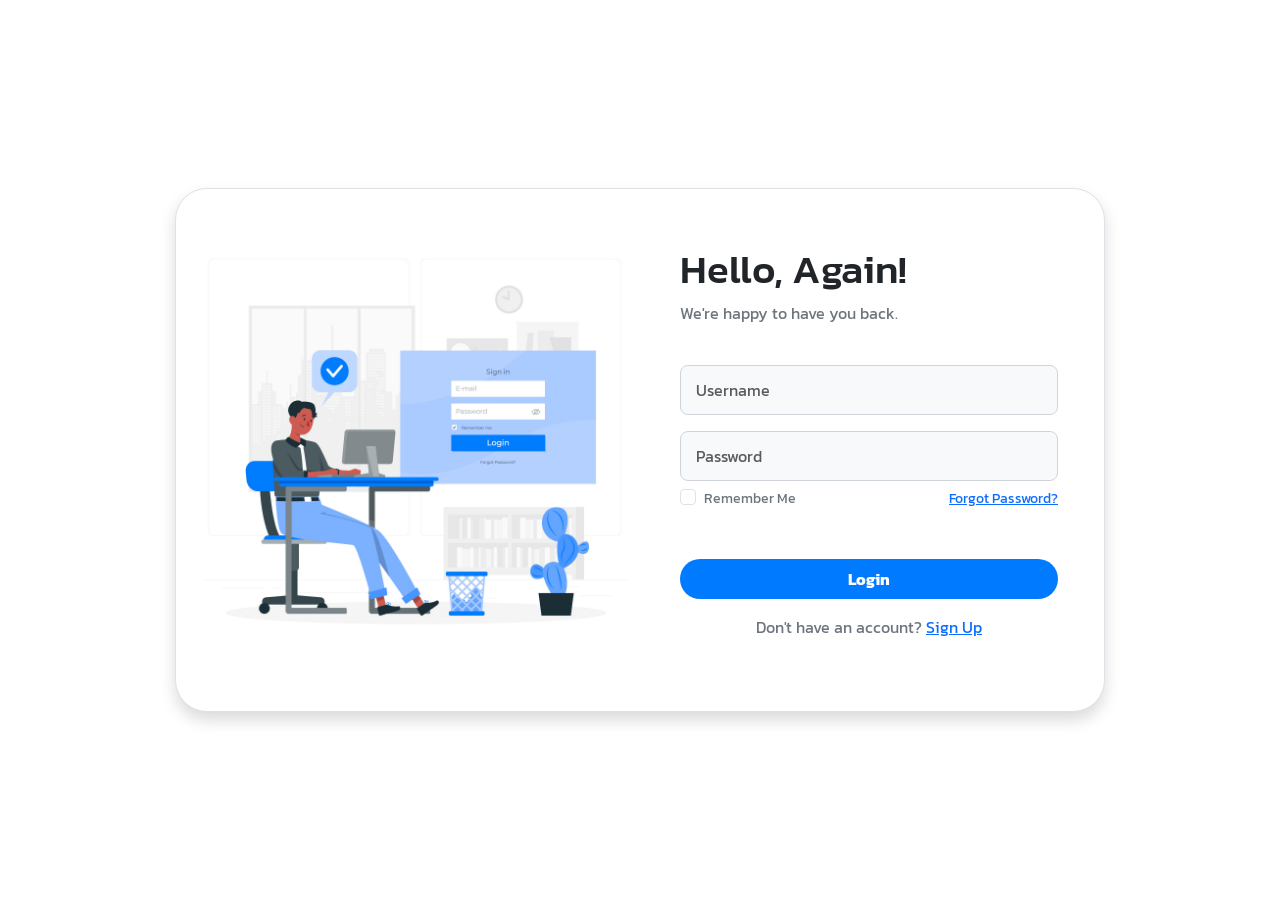
<file: admin/add_flower.html>
<!DOCTYPE html>
<html lang="en">

<head>
  <meta charset="UTF-8">
  <meta http-equiv="X-UA-Compatible" content="IE=edge">
  <meta name="viewport" content="width=device-width, initial-scale=1.0">
  <title>Add Flower</title>
  <link rel="preconnect" href="https://fonts.googleapis.com">
  <link rel="preconnect" href="https://fonts.gstatic.com" crossorigin>
  <link
    href="https://fonts.googleapis.com/css2?family=Edu+AU+VIC+WA+NT+Dots:wght@400..700&family=Kanit:ital,wght@0,100;0,200;0,300;0,400;0,500;0,600;0,700;0,800;0,900;1,100;1,200;1,300;1,400;1,500;1,600;1,700;1,800;1,900&display=swap"
    rel="stylesheet">
  <link rel="stylesheet" href="https://cdnjs.cloudflare.com/ajax/libs/font-awesome/6.0.0/css/all.min.css">
  <link href="https://cdn.jsdelivr.net/npm/bootstrap@5.2.3/dist/css/bootstrap.min.css" rel="stylesheet"
    integrity="sha384-rbsA2VBKQhggwzxH7pPCaAqO46MgnOM80zW1RWuH61DGLwZJEdK2Kadq2F9CUG65" crossorigin="anonymous">
  <link rel="stylesheet" href="https://cdnjs.cloudflare.com/ajax/libs/font-awesome/6.6.0/css/all.min.css"
    integrity="sha512-Kc323vGBEqzTmouAECnVceyQqyqdsSiqLQISBL29aUW4U/M7pSPA/gEUZQqv1cwx4OnYxTxve5UMg5GT6L4JJg=="
    crossorigin="anonymous" referrerpolicy="no-referrer" />
  <style>
    body {
      font-family: "Kanit", sans-serif;
    }

    ::after,
    ::before {
      box-sizing: border-box;
      margin: 0;
      padding: 0;
    }

    a {
      text-decoration: none !important;
    }

    li {
      list-style: none !important;
    }

    h1 {
      font-weight: 600;
      font-size: 1.5rem;
    }

    .main {
      min-height: 100vh !important;
      width: 100%;
      overflow: hidden !important;
      transition: all 0.35s ease-in-out;
      background-color: #fafbfe;
    }

    #sidebar {
      background-color: #5CAF90;
      min-width: 70px;
      z-index: 1000;
      transition: all 0.25s ease-in-out;
      display: flex;
      flex-direction: column;
      width: 70px;
      position: fixed;
      height: 100vh;
      top: 0;
      left: 0;
      overflow-y: auto;
    }



    #sidebar.expand {
      width: 260px;
      min-width: 260px;
    }

    #toggle-btn {
      background-color: transparent;
      cursor: pointer;
      border: 0;
      padding: 1rem;
    }

    #toggle-btn i {
      font-size: 1.5rem;
      color: #fff;
    }

    .sidebar-logo {
      margin: auto 0;
    }

    .sidebar-logo a {
      color: #fff;
      font-size: 2rem;
      font-weight: 600;
    }

    .sidebar a {
      color: white;
      padding: 15px;
      display: block;
      text-decoration: none;
    }

    #sidebar:not(.expand) .sidebar-logo,
    #sidebar:not(.expand) a.sidebar-link span {
      display: none;
    }

    .sidebar-nav {
      padding: 2rem 0;
      flex: 1 1 auto;
    }

    a.sidebar-link {
      padding: 0.625rem 1.625rem;
      color: #fff;
      display: block !important;
      font-size: 0.9rem;
      white-space: nowrap;
      border-left: 3px solid transparent;
    }

    .sidebar-link i {
      font-size: 1.10rem;
      margin-right: 0.75rem;
    }

    a.sidebar-link:hover {
      background-color: rgba(255, 255, 255, 0.075);
      border-left: 3px solid #3b7d;
    }

    .sidebar-item {
      position: relative;
    }

    .navbar {
      background-color: #f8f9fa;
    }

    .navbar-brand {
      font-weight: 600;
    }
  </style>
</head>

<body>

  <!-- <aside class="sidebar">
    <div class="brand-logo">
      FlowerWorld
    </div>
    <ul class="nav flex-column">
      <li class="nav-item">
        <a class="nav-link active" href="index.html">Home</a>
      </li>
      <li class="nav-item">
        <a class="nav-link" href="add_flower.html">Add Flower</a>
      </li>
      <li class="nav-item">
        <a class="nav-link" href="category.html">Add Category</a>
      </li>
      <li class="nav-item">
        <a class="nav-link" href="all_flowers.html">All Flowers</a>
      </li>
      <li class="nav-item">
        <a class="nav-link" href="orders.html">All Orders</a>
      </li>
      <li class="nav-item">
        <a class="nav-link" href="all_users.html">All Users</a>
      </li>
    </ul>
  </aside> -->
  <div class="wrapper d-flex" style="margin-left: 70px;">
    <aside id="sidebar">
      <div class="d-flex">
        <button id="toggle-btn" type="button">
          <i class="fa-solid fa-gauge"></i>
        </button>
        <div class="sidebar-logo">
          <a href="#">FlowerWorld</a>
        </div>
      </div>

      <ul class="sidebar-nav">
        <li class="sidebar-item">
          <a href="index.html" class="sidebar-link">
            <i class="fa-solid fa-house"></i>
            <span>Home</span>
          </a>
        </li>
        <li class="sidebar-item">
          <a href="admin_profile.html" class="sidebar-link">
            <i class="fa-regular fa-user"></i>
            <span>Profile</span>
          </a>
        </li>
        <li class="sidebar-item">
          <a href="add_flower.html" class="sidebar-link">
            <i class="fa-regular fa-plus"></i>
            <span>Add Flower</span>
          </a>
        </li>
        <li class="sidebar-item">
          <a href="category.html" class="sidebar-link">
            <i class="fa-solid fa-list"></i>
            <span>Add Category</span>
          </a>
        </li>
        <li class="sidebar-item">
          <a href="all_flowers.html" class="sidebar-link">
            <i class="fas fa-seedling"></i>
            <span>Flowers</span>
          </a>
        </li>
        <li class="sidebar-item">
          <a href="orders.html" class="sidebar-link">
            <i class="fas fa-receipt"></i>
            <span>Orders</span>
          </a>
        </li>
        <li class="sidebar-item">
          <a href="all_users.html" class="sidebar-link">
            <i class="fas fa-users"></i>
            <span>Users</span>
          </a>
        </li>
      </ul>
      <div class="sidebar-footer">
        <a href="#" class="sidebar-link" onclick="handleLogout()">
          <i class="fa-solid fa-right-from-bracket"></i>
          <span>Logout</span>
        </a>
      </div>
    </aside>

    <div class="container p-4 align-items-center border rounded-5 p-3 bg-white shadow w-50 m-auto mt-5 w-50">
      <h1 class="text-center">Add New Flower</h1>
      <form id="addFlowerForm">
        <div class="mb-4">
          <label for="flower_name" class="form-label">Flower Name</label>
          <input type="text" class="form-control" id="flower_name" placeholder="Enter flower name" required>
        </div>
        <div class="mb-4">
          <label for="description" class="form-label">Description</label>
          <textarea class="form-control" id="description" placeholder="Enter flower description" required></textarea>
        </div>
        <div class="mb-4">
          <label for="price" class="form-label">Price</label>
          <input type="number" class="form-control" id="price" step="0.01" placeholder="Enter flower price" required>
        </div>
        <div class="mb-4">
          <label for="image" class="form-label">Image</label>
          <input type="file" class="form-control" id="image">
        </div>
        <div class="mb-4">
          <label for="stock" class="form-label">Stock</label>
          <input type="number" class="form-control" id="stock" placeholder="Enter stock quantity" required>
        </div>
        <div class="mb-4">
          <label for="category" class="form-label">Category</label>
          <select class="form-control" id="category" required>
            <!-- Categories will be populated by JavaScript -->
          </select>
        </div>
        <button type="submit" class="btn btn-primary">Add Flower</button>
        <div id="success-message" style="display:none; color:green;">Flower added successfully!</div>
        <div id="error-message" style="display:none; color:red;">Error adding flower!</div>
      </form>
    </div>
  </div>
  <script src="script.js"></script>
  <script src="add_flower.js"></script>
  <script src="admin_admin.js"></script>
  <script src="https://cdn.jsdelivr.net/npm/bootstrap@5.3.0/dist/js/bootstrap.bundle.min.js"></script>
</body>

</html>
</file>
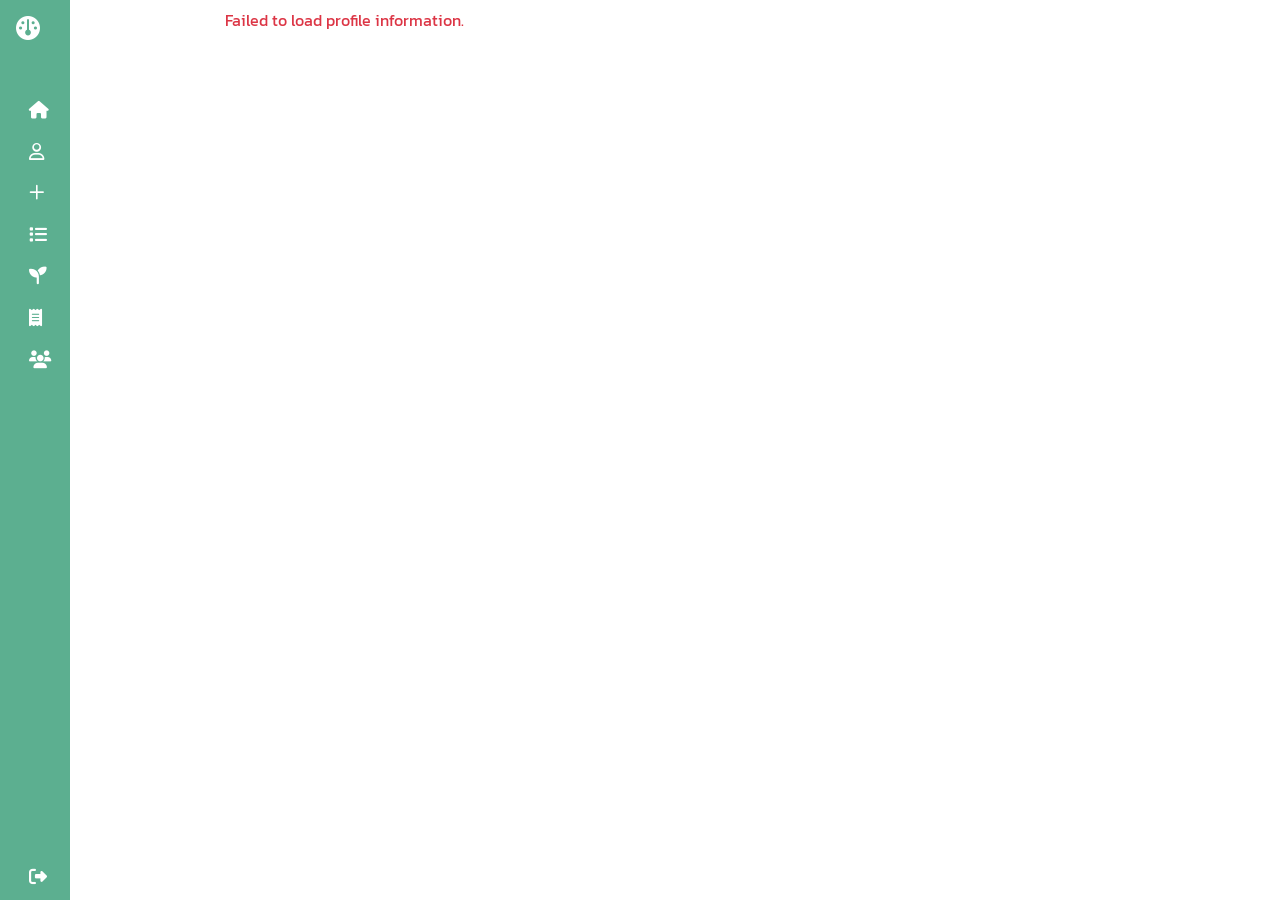
<file: admin/admin_profile.html>
<!DOCTYPE html>
<html lang="en">

<head>
    <meta charset="UTF-8">
    <meta http-equiv="X-UA-Compatible" content="IE=edge">
    <meta name="viewport" content="width=device-width, initial-scale=1.0">
    <title>Admin Profile</title>
    <link rel="preconnect" href="https://fonts.googleapis.com">
    <link rel="preconnect" href="https://fonts.gstatic.com" crossorigin>
    <link
        href="https://fonts.googleapis.com/css2?family=Edu+AU+VIC+WA+NT+Dots:wght@400..700&family=Kanit:ital,wght@0,100;0,200;0,300;0,400;0,500;0,600;0,700;0,800;0,900;1,100;1,200;1,300;1,400;1,500;1,600;1,700;1,800;1,900&display=swap"
        rel="stylesheet">
    <link rel="stylesheet" href="https://cdnjs.cloudflare.com/ajax/libs/font-awesome/6.0.0/css/all.min.css">
    <link href="https://cdn.jsdelivr.net/npm/bootstrap@5.2.3/dist/css/bootstrap.min.css" rel="stylesheet"
        integrity="sha384-rbsA2VBKQhggwzxH7pPCaAqO46MgnOM80zW1RWuH61DGLwZJEdK2Kadq2F9CUG65" crossorigin="anonymous">
    <link rel="stylesheet" href="https://cdnjs.cloudflare.com/ajax/libs/font-awesome/6.6.0/css/all.min.css"
        integrity="sha512-Kc323vGBEqzTmouAECnVceyQqyqdsSiqLQISBL29aUW4U/M7pSPA/gEUZQqv1cwx4OnYxTxve5UMg5GT6L4JJg=="
        crossorigin="anonymous" referrerpolicy="no-referrer" />
    <style>
        body {
            font-family: "Kanit", sans-serif;
        }

        ::after,
        ::before {
            box-sizing: border-box;
            margin: 0;
            padding: 0;
        }

        a {
            text-decoration: none !important;
        }

        li {
            list-style: none !important;
        }

        h1 {
            font-weight: 600;
            font-size: 1.5rem;
        }

        .main {
            min-height: 100vh !important;
            width: 100%;
            overflow: hidden !important;
            transition: all 0.35s ease-in-out;
            background-color: #fafbfe;
        }

        #sidebar {
            background-color: #5CAF90;
            min-width: 70px;
            z-index: 1000;
            transition: all 0.25s ease-in-out;
            display: flex;
            flex-direction: column;
            width: 70px;
            position: fixed;
            height: 100vh;
            top: 0;
            left: 0;
            overflow-y: auto;
        }

        #sidebar.expand {
            width: 260px;
            min-width: 260px;
        }

        #toggle-btn {
            background-color: transparent;
            cursor: pointer;
            border: 0;
            padding: 1rem;
        }

        #toggle-btn i {
            font-size: 1.5rem;
            color: #fff;
        }

        .sidebar-logo {
            margin: auto 0;
        }

        .sidebar-logo a {
            color: #fff;
            font-size: 2rem;
            font-weight: 600;
        }

        .sidebar a {
            color: white;
            padding: 15px;
            display: block;
            text-decoration: none;
        }

        #sidebar:not(.expand) .sidebar-logo,
        #sidebar:not(.expand) a.sidebar-link span {
            display: none;
        }

        .sidebar-nav {
            padding: 2rem 0;
            flex: 1 1 auto;
        }

        a.sidebar-link {
            padding: 0.625rem 1.625rem;
            color: #fff;
            display: block !important;
            font-size: 0.9rem;
            white-space: nowrap;
            border-left: 3px solid transparent;
        }

        .sidebar-link i {
            font-size: 1.10rem;
            margin-right: 0.75rem;
        }

        a.sidebar-link:hover {
            background-color: rgba(255, 255, 255, 0.075);
            border-left: 3px solid #3b7d;
        }

        .sidebar-item {
            position: relative;
        }

        .navbar {
            background-color: #f8f9fa;
        }

        .navbar-brand {
            font-weight: 600;
        }
    </style>
</head>

<body>
    <div class="wrapper d-flex">
        <aside id="sidebar">
            <div class="d-flex">
                <button id="toggle-btn" type="button">
                    <i class="fa-solid fa-gauge"></i>
                </button>
                <div class="sidebar-logo">
                    <a href="#">FlowerWorld</a>
                </div>
            </div>

            <ul class="sidebar-nav">
                <li class="sidebar-item">
                    <a href="index.html" class="sidebar-link">
                        <i class="fa-solid fa-house"></i>
                        <span>Home</span>
                    </a>
                </li>
                <li class="sidebar-item">
                    <a href="admin_profile.html" class="sidebar-link">
                        <i class="fa-regular fa-user"></i>
                        <span>Profile</span>
                    </a>
                </li>
                <li class="sidebar-item">
                    <a href="add_flower.html" class="sidebar-link">
                        <i class="fa-regular fa-plus"></i>
                        <span>Add Flower</span>
                    </a>
                </li>
                <li class="sidebar-item">
                    <a href="category.html" class="sidebar-link">
                        <i class="fa-solid fa-list"></i>
                        <span>Add Category</span>
                    </a>
                </li>
                <li class="sidebar-item">
                    <a href="all_flowers.html" class="sidebar-link">
                        <i class="fas fa-seedling"></i>
                        <span>Flowers</span>
                    </a>
                </li>
                <li class="sidebar-item">
                    <a href="orders.html" class="sidebar-link">
                        <i class="fas fa-receipt"></i>
                        <span>Orders</span>
                    </a>
                </li>
                <li class="sidebar-item">
                    <a href="all_users.html" class="sidebar-link">
                        <i class="fas fa-users"></i>
                        <span>Users</span>
                    </a>
                </li>
            </ul>
            <div class="sidebar-footer">
                <a href="#" class="sidebar-link" onclick="handleLogout()">
                    <i class="fa-solid fa-right-from-bracket"></i>
                    <span>Logout</span>
                </a>
            </div>
        </aside>
        <div class="container-fluid py-2">
            <div class="row justify-content-center">
                <div id="profile-info" class="col-md-10 col-lg-8 mb-4">
                    <!-- User profile information will be injected here by JS -->

                </div>
                <!-- <div class="col-md-4 p-5 rounded border border-warning justify-content-center">
                    
                </div> -->
            </div>
        </div>
    </div>

    <!-- <script>
        document.querySelector('.btn-change-password').addEventListener('click', function () {
            // Prompt the user for their old and new password
            const oldPassword = prompt('Enter your old password:');
            const newPassword = prompt('Enter your new password:');

            if (!oldPassword || !newPassword) {
                alert('Both passwords are required!');
                return;
            }

            // Call the change password API
            fetch('http://127.0.0.1:8000/user/change-password/', {
                method: 'POST',
                headers: {
                    'Content-Type': 'application/json',
                },
                body: JSON.stringify({
                    old_password: oldPassword,
                    new_password: newPassword,
                }),
            })
                .then((response) => {
                    if (response.ok) {
                        return response.json();
                    } else {
                        throw new Error('Error changing password');
                    }
                })
                .then((data) => {
                    alert('Password changed successfully!');
                    console.log('Password change response:', data);
                })
                .catch((error) => {
                    console.error('Error changing password:', error);
                    alert('Error changing password. Please try again.');
                });
        });
    </script> -->

    <script src="https://cdn.jsdelivr.net/npm/bootstrap@5.3.0/dist/js/bootstrap.bundle.min.js"></script>
    <script src="/js/auth.js"></script>
    <script src="/js/profile.js"></script>
    <script src="script.js"></script>
</body>

</html>
</file>
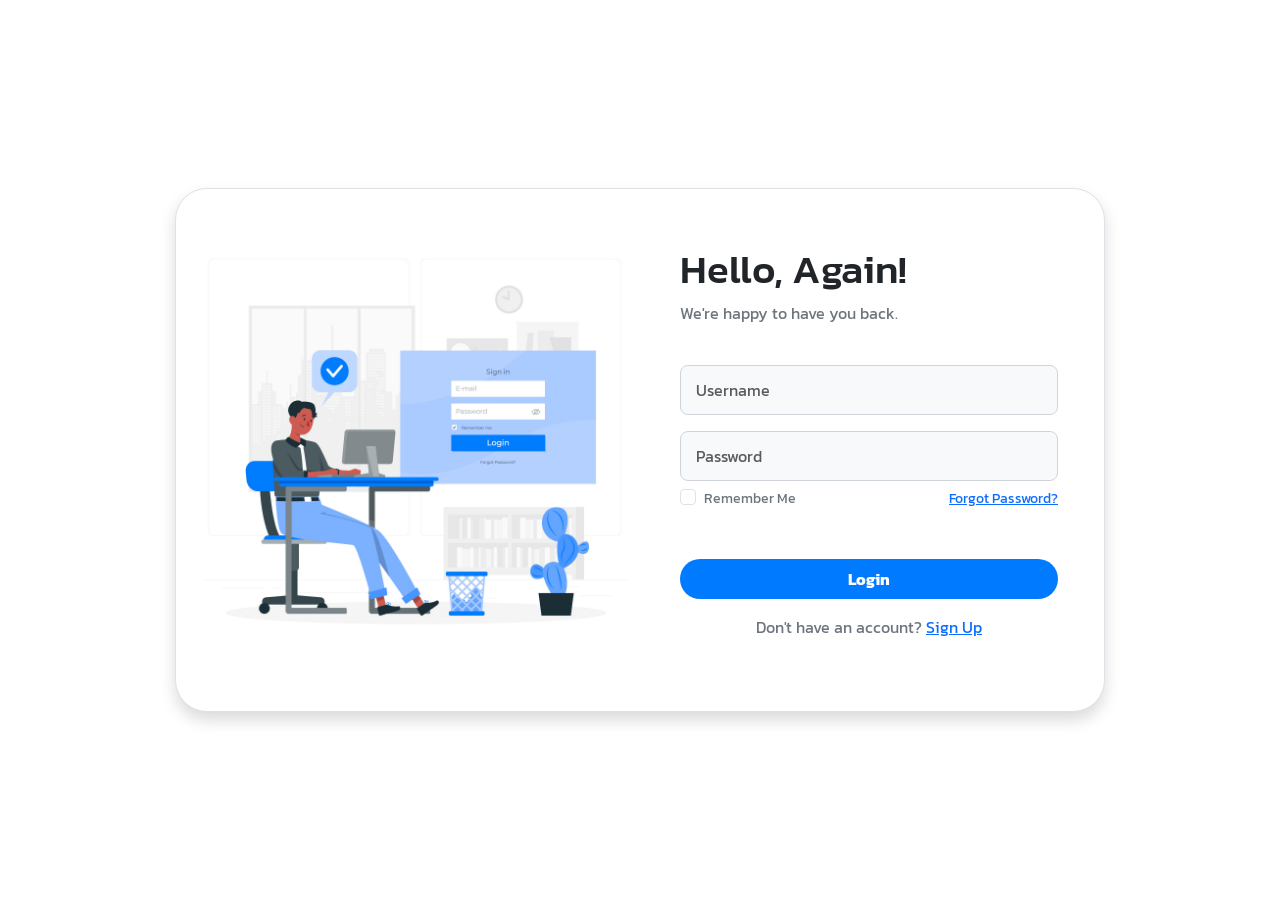
<file: admin/all_flowers.html>
<!DOCTYPE html>
<html lang="en">

<head>
    <meta charset="UTF-8">
    <meta http-equiv="X-UA-Compatible" content="IE=edge">
    <meta name="viewport" content="width=device-width, initial-scale=1.0">
    <title>All Flowers</title>
    <link rel="preconnect" href="https://fonts.googleapis.com">
    <link rel="preconnect" href="https://fonts.gstatic.com" crossorigin>
    <link
        href="https://fonts.googleapis.com/css2?family=Edu+AU+VIC+WA+NT+Dots:wght@400..700&family=Kanit:ital,wght@0,100;0,200;0,300;0,400;0,500;0,600;0,700;0,800;0,900;1,100;1,200;1,300;1,400;1,500;1,600;1,700;1,800;1,900&display=swap"
        rel="stylesheet">
    <link rel="stylesheet" href="https://cdnjs.cloudflare.com/ajax/libs/font-awesome/6.0.0/css/all.min.css">
    <link href="https://cdn.jsdelivr.net/npm/bootstrap@5.2.3/dist/css/bootstrap.min.css" rel="stylesheet"
        integrity="sha384-rbsA2VBKQhggwzxH7pPCaAqO46MgnOM80zW1RWuH61DGLwZJEdK2Kadq2F9CUG65" crossorigin="anonymous">
    <link rel="stylesheet" href="https://cdnjs.cloudflare.com/ajax/libs/font-awesome/6.6.0/css/all.min.css"
        integrity="sha512-Kc323vGBEqzTmouAECnVceyQqyqdsSiqLQISBL29aUW4U/M7pSPA/gEUZQqv1cwx4OnYxTxve5UMg5GT6L4JJg=="
        crossorigin="anonymous" referrerpolicy="no-referrer" />
    <style>
        body {
            font-family: "Kanit", sans-serif;
        }

        ::after,
        ::before {
            box-sizing: border-box;
            margin: 0;
            padding: 0;
        }

        a {
            text-decoration: none !important;
        }

        li {
            list-style: none !important;
        }

        h1 {
            font-weight: 600;
            font-size: 1.5rem;
        }

        .main {
            min-height: 100vh !important;
            width: 100%;
            overflow: hidden !important;
            transition: all 0.35s ease-in-out;
            background-color: #fafbfe;
        }

        #sidebar {
            background-color: #5CAF90;
            min-width: 70px;
            z-index: 1000;
            transition: all 0.25s ease-in-out;
            display: flex;
            flex-direction: column;
            width: 70px;
            position: fixed;
            height: 100vh;
            top: 0;
            left: 0;
            overflow-y: auto;
        }

        #sidebar.expand {
            width: 260px;
            min-width: 260px;
        }

        #toggle-btn {
            background-color: transparent;
            cursor: pointer;
            border: 0;
            padding: 1rem;
        }

        #toggle-btn i {
            font-size: 1.5rem;
            color: #fff;
        }

        .sidebar-logo {
            margin: auto 0;
        }

        .sidebar-logo a {
            color: #fff;
            font-size: 2rem;
            font-weight: 600;
        }

        .sidebar a {
            color: white;
            padding: 15px;
            display: block;
            text-decoration: none;
        }

        #sidebar:not(.expand) .sidebar-logo,
        #sidebar:not(.expand) a.sidebar-link span {
            display: none;
        }

        .sidebar-nav {
            padding: 2rem 0;
            flex: 1 1 auto;
        }

        a.sidebar-link {
            padding: 0.625rem 1.625rem;
            color: #fff;
            display: block !important;
            font-size: 0.9rem;
            white-space: nowrap;
            border-left: 3px solid transparent;
        }

        .sidebar-link i {
            font-size: 1.10rem;
            margin-right: 0.75rem;
        }

        a.sidebar-link:hover {
            background-color: rgba(255, 255, 255, 0.075);
            border-left: 3px solid #3b7d;
        }

        .sidebar-item {
            position: relative;
        }

        .navbar {
            background-color: #f8f9fa;
        }

        .navbar-brand {
            font-weight: 600;
        }

        .center-content {
            display: flex;
            justify-content: center;
            align-items: center;
            height: 100px;
        }
    </style>
</head>

<body>
    <div class="wrapper d-flex">
        <aside id="sidebar">
            <div class="d-flex">
                <button id="toggle-btn" type="button">
                    <i class="fa-solid fa-gauge"></i>
                </button>
                <div class="sidebar-logo">
                    <a href="#">FlowerWorld</a>
                </div>
            </div>

            <ul class="sidebar-nav">
                <li class="sidebar-item">
                    <a href="index.html" class="sidebar-link">
                        <i class="fa-solid fa-house"></i>
                        <span>Home</span>
                    </a>
                </li>
                <li class="sidebar-item">
                    <a href="admin_profile.html" class="sidebar-link">
                        <i class="fa-regular fa-user"></i>
                        <span>Profile</span>
                    </a>
                </li>
                <li class="sidebar-item">
                    <a href="add_flower.html" class="sidebar-link">
                        <i class="fa-regular fa-plus"></i>
                        <span>Add Flower</span>
                    </a>
                </li>
                <li class="sidebar-item">
                    <a href="category.html" class="sidebar-link">
                        <i class="fa-solid fa-list"></i>
                        <span>Add Category</span>
                    </a>
                </li>
                <li class="sidebar-item">
                    <a href="all_flowers.html" class="sidebar-link">
                        <i class="fas fa-seedling"></i>
                        <span>Flowers</span>
                    </a>
                </li>
                <li class="sidebar-item">
                    <a href="orders.html" class="sidebar-link">
                        <i class="fas fa-receipt"></i>
                        <span>Orders</span>
                    </a>
                </li>
                <li class="sidebar-item">
                    <a href="all_users.html" class="sidebar-link">
                        <i class="fas fa-users"></i>
                        <span>Users</span>
                    </a>
                </li>
            </ul>
            <div class="sidebar-footer">
                <a href="#" class="sidebar-link" onclick="handleLogout()">
                    <i class="fa-solid fa-right-from-bracket"></i>
                    <span>Logout</span>
                </a>
            </div>
        </aside>
        <div class="container">
            <h1 class="text-center">All Flowers</h1>
            <table class="table table-bordered table-hover table-striped">
                <thead>
                    <tr class="text-center">
                        <th>Flower Name</th>
                        <th>Price</th>
                        <th>Quantity</th>
                        <th>Category</th>
                        <th>Image</th>
                        <th>Actions</th>
                    </tr>
                </thead>
                <tbody id="flower_table">
                    <!-- Flower rows will be inserted here dynamically -->
                </tbody>
            </table>
        </div>
    </div>
    <script src="https://stackpath.bootstrapcdn.com/bootstrap/5.3.0/js/bootstrap.min.js"></script>
    <script src="admin_admin.js"></script>
    <script src="script.js"></script>
</body>

</html>
</file>
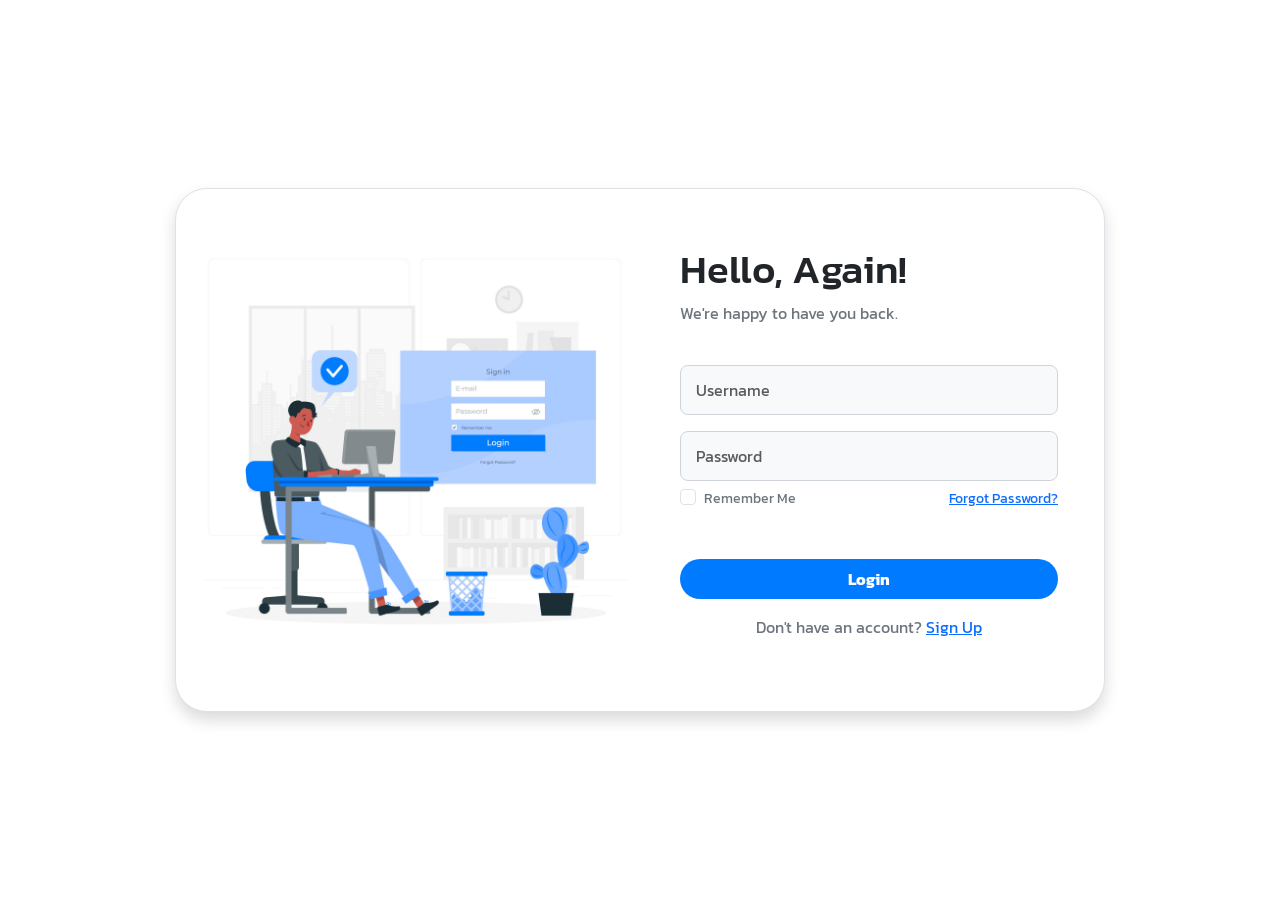
<file: admin/all_users.html>
<!DOCTYPE html>
<html lang="en">

<head>
    <meta charset="UTF-8">
    <meta http-equiv="X-UA-Compatible" content="IE=edge">
    <meta name="viewport" content="width=device-width, initial-scale=1.0">
    <title>Orders</title>
    <link rel="preconnect" href="https://fonts.googleapis.com">
    <link rel="preconnect" href="https://fonts.gstatic.com" crossorigin>
    <link
        href="https://fonts.googleapis.com/css2?family=Edu+AU+VIC+WA+NT+Dots:wght@400..700&family=Kanit:ital,wght@0,100;0,200;0,300;0,400;0,500;0,600;0,700;0,800;0,900;1,100;1,200;1,300;1,400;1,500;1,600;1,700;1,800;1,900&display=swap"
        rel="stylesheet">
    <link rel="stylesheet" href="https://cdnjs.cloudflare.com/ajax/libs/font-awesome/6.0.0/css/all.min.css">
    <link href="https://cdn.jsdelivr.net/npm/bootstrap@5.2.3/dist/css/bootstrap.min.css" rel="stylesheet"
        integrity="sha384-rbsA2VBKQhggwzxH7pPCaAqO46MgnOM80zW1RWuH61DGLwZJEdK2Kadq2F9CUG65" crossorigin="anonymous">
    <link rel="stylesheet" href="https://cdnjs.cloudflare.com/ajax/libs/font-awesome/6.6.0/css/all.min.css"
        integrity="sha512-Kc323vGBEqzTmouAECnVceyQqyqdsSiqLQISBL29aUW4U/M7pSPA/gEUZQqv1cwx4OnYxTxve5UMg5GT6L4JJg=="
        crossorigin="anonymous" referrerpolicy="no-referrer" />
    <style>
        body {
            font-family: "Kanit", sans-serif;
        }

        ::after,
        ::before {
            box-sizing: border-box;
            margin: 0;
            padding: 0;
        }

        a {
            text-decoration: none !important;
        }

        li {
            list-style: none !important;
        }

        h1 {
            font-weight: 600;
            font-size: 1.5rem;
        }

        .main {
            min-height: 100vh !important;
            width: 100%;
            overflow: hidden !important;
            transition: all 0.35s ease-in-out;
            background-color: #fafbfe;
        }

        #sidebar {
            background-color: #5CAF90;
            min-width: 70px;
            z-index: 1000;
            transition: all 0.25s ease-in-out;
            display: flex;
            flex-direction: column;
            width: 70px;
            position: fixed;
            height: 100vh;
            top: 0;
            left: 0;
            overflow-y: auto;
        }

        #sidebar.expand {
            width: 260px;
            min-width: 260px;
        }

        #toggle-btn {
            background-color: transparent;
            cursor: pointer;
            border: 0;
            padding: 1rem;
        }

        #toggle-btn i {
            font-size: 1.5rem;
            color: #fff;
        }

        .sidebar-logo {
            margin: auto 0;
        }

        .sidebar-logo a {
            color: #fff;
            font-size: 2rem;
            font-weight: 600;
        }

        .sidebar a {
            color: white;
            padding: 15px;
            display: block;
            text-decoration: none;
        }

        #sidebar:not(.expand) .sidebar-logo,
        #sidebar:not(.expand) a.sidebar-link span {
            display: none;
        }

        .sidebar-nav {
            padding: 2rem 0;
            flex: 1 1 auto;
        }

        a.sidebar-link {
            padding: 0.625rem 1.625rem;
            color: #fff;
            display: block !important;
            font-size: 0.9rem;
            white-space: nowrap;
            border-left: 3px solid transparent;
        }

        .sidebar-link i {
            font-size: 1.10rem;
            margin-right: 0.75rem;
        }

        a.sidebar-link:hover {
            background-color: rgba(255, 255, 255, 0.075);
            border-left: 3px solid #3b7d;
        }

        .sidebar-item {
            position: relative;
        }

        .navbar {
            background-color: #f8f9fa;
        }

        .navbar-brand {
            font-weight: 600;
        }
    </style>
</head>

<body>
    <div class="wrapper d-flex">
        <aside id="sidebar">
            <div class="d-flex">
                <button id="toggle-btn" type="button">
                    <i class="fa-solid fa-gauge"></i>
                </button>
                <div class="sidebar-logo">
                    <a href="#">FlowerWorld</a>
                </div>
            </div>

            <ul class="sidebar-nav">
                <li class="sidebar-item">
                    <a href="index.html" class="sidebar-link">
                        <i class="fa-solid fa-house"></i>
                        <span>Home</span>
                    </a>
                </li>
                <li class="sidebar-item">
                    <a href="admin_profile.html" class="sidebar-link">
                        <i class="fa-regular fa-user"></i>
                        <span>Profile</span>
                    </a>
                </li>
                <li class="sidebar-item">
                    <a href="add_flower.html" class="sidebar-link">
                        <i class="fa-regular fa-plus"></i>
                        <span>Add Flower</span>
                    </a>
                </li>
                <li class="sidebar-item">
                    <a href="category.html" class="sidebar-link">
                        <i class="fa-solid fa-list"></i>
                        <span>Add Category</span>
                    </a>
                </li>
                <li class="sidebar-item">
                    <a href="all_flowers.html" class="sidebar-link">
                        <i class="fas fa-seedling"></i>
                        <span>Flowers</span>
                    </a>
                </li>
                <li class="sidebar-item">
                    <a href="orders.html" class="sidebar-link">
                        <i class="fas fa-receipt"></i>
                        <span>Orders</span>
                    </a>
                </li>
                <li class="sidebar-item">
                    <a href="all_users.html" class="sidebar-link">
                        <i class="fas fa-users"></i>
                        <span>Users</span>
                    </a>
                </li>
            </ul>
            <div class="sidebar-footer">
                <a href="#" class="sidebar-link" onclick="handleLogout()">
                    <i class="fa-solid fa-right-from-bracket"></i>
                    <span>Logout</span>
                </a>
            </div>
        </aside>
        <div class="container">
            <h1 class="text-center">All Users</h1>
            <table class="table table-bordered table-hover table-striped">
                <thead>
                    <tr>
                        <th>ID</th>
                        <th>First Name</th>
                        <th>Last Name</th>
                        <th>Email</th>
                    </tr>
                </thead>
                <tbody id="user_table">

                </tbody>
            </table>
        </div>
    </div>

    <script src="https://stackpath.bootstrapcdn.com/bootstrap/5.3.0/js/bootstrap.min.js"></script>
    <script src="admin_admin.js"></script>
    <script src="script.js"></script>
</body>

</html>
</file>
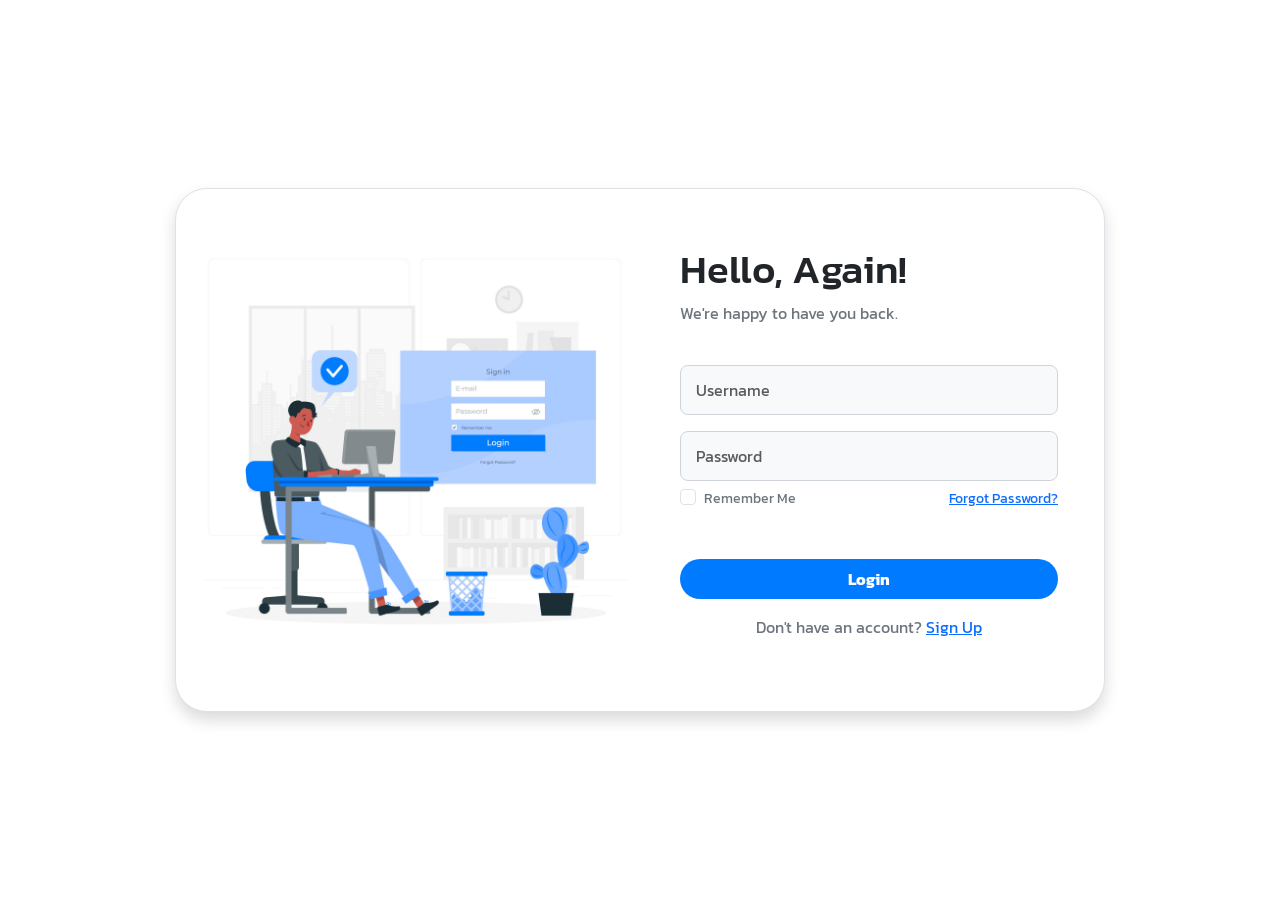
<file: admin/category.html>
<!DOCTYPE html>
<html lang="en">

<head>
    <meta charset="UTF-8">
    <meta http-equiv="X-UA-Compatible" content="IE=edge">
    <meta name="viewport" content="width=device-width, initial-scale=1.0">
    <title>Add Category</title>
    <link rel="preconnect" href="https://fonts.googleapis.com">
    <link rel="preconnect" href="https://fonts.gstatic.com" crossorigin>
    <link
        href="https://fonts.googleapis.com/css2?family=Edu+AU+VIC+WA+NT+Dots:wght@400..700&family=Kanit:ital,wght@0,100;0,200;0,300;0,400;0,500;0,600;0,700;0,800;0,900;1,100;1,200;1,300;1,400;1,500;1,600;1,700;1,800;1,900&display=swap"
        rel="stylesheet">
    <link rel="stylesheet" href="https://cdnjs.cloudflare.com/ajax/libs/font-awesome/6.0.0/css/all.min.css">
    <link href="https://cdn.jsdelivr.net/npm/bootstrap@5.2.3/dist/css/bootstrap.min.css" rel="stylesheet"
        integrity="sha384-rbsA2VBKQhggwzxH7pPCaAqO46MgnOM80zW1RWuH61DGLwZJEdK2Kadq2F9CUG65" crossorigin="anonymous">
    <link rel="stylesheet" href="https://cdnjs.cloudflare.com/ajax/libs/font-awesome/6.6.0/css/all.min.css"
        integrity="sha512-Kc323vGBEqzTmouAECnVceyQqyqdsSiqLQISBL29aUW4U/M7pSPA/gEUZQqv1cwx4OnYxTxve5UMg5GT6L4JJg=="
        crossorigin="anonymous" referrerpolicy="no-referrer" />
    <!-- <style>
        body {
            font-family: "Kanit", sans-serif;
        }

        .sidebar {
            background-color: #343a40;
            color: white;
            min-height: 100vh;
            position: fixed;
            width: 250px;
        }

        .sidebar a {
            color: white;
            padding: 15px;
            display: block;
            text-decoration: none;
        }

        .sidebar a:hover,
        .sidebar a.active {
            background-color: #495057;
            color: #f8f9fa;
            border-radius: .25rem;
        }

        .sidebar .brand-logo {
            padding: 20px;
            font-size: 1.5rem;
            font-weight: 600;
            text-align: center;
            background-color: #212529;
        }

        .content-wrapper {
            margin-left: 250px;
            padding: 20px;
        }

        .navbar {
            background-color: #f8f9fa;
        }

        .navbar-brand {
            font-weight: 600;
        }
    </style> -->

    <style>
        body {
            font-family: "Kanit", sans-serif;
        }

        ::after,
        ::before {
            box-sizing: border-box;
            margin: 0;
            padding: 0;
        }

        a {
            text-decoration: none !important;
        }

        li {
            list-style: none !important;
        }

        h1 {
            font-weight: 600;
            font-size: 1.5rem;
        }

        .main {
            min-height: 100vh !important;
            width: 100%;
            overflow: hidden !important;
            transition: all 0.35s ease-in-out;
            background-color: #fafbfe;
        }

        #sidebar {
            background-color: #5CAF90;
            min-width: 70px;
            z-index: 1000;
            transition: all 0.25s ease-in-out;
            display: flex;
            flex-direction: column;
            width: 70px;
            
            position: fixed;
            height: 100vh;
            top: 0;
            left: 0;
            overflow-y: auto;
        }

        #sidebar.expand {
            width: 260px;
            min-width: 260px;
        }

        #toggle-btn {
            background-color: transparent;
            cursor: pointer;
            border: 0;
            padding: 1rem;
        }

        #toggle-btn i {
            font-size: 1.5rem;
            color: #fff;
        }

        .sidebar-logo {
            margin: auto 0;
        }

        .sidebar-logo a {
            color: #fff;
            font-size: 2rem;
            font-weight: 600;
        }

        .sidebar a {
            color: white;
            padding: 15px;
            display: block;
            text-decoration: none;
        }

        #sidebar:not(.expand) .sidebar-logo,
        #sidebar:not(.expand) a.sidebar-link span {
            display: none;
        }

        .sidebar-nav {
            padding: 2rem 0;
            flex: 1 1 auto;
        }

        a.sidebar-link {
            padding: 0.625rem 1.625rem;
            color: #fff;
            display: block !important;
            font-size: 0.9rem;
            white-space: nowrap;
            border-left: 3px solid transparent;
        }

        .sidebar-link i {
            font-size: 1.10rem;
            margin-right: 0.75rem;
        }

        a.sidebar-link:hover {
            background-color: rgba(255, 255, 255, 0.075);
            border-left: 3px solid #3b7d;
        }

        .sidebar-item {
            position: relative;
        }

        .navbar {
            background-color: #f8f9fa;
        }

        .navbar-brand {
            font-weight: 600;
        }
    </style>
</head>

<body>
    <div class="wrapper d-flex">
        <aside id="sidebar">
            <div class="d-flex">
                <button id="toggle-btn" type="button">
                    <i class="fa-solid fa-gauge"></i>
                </button>
                <div class="sidebar-logo">
                    <a href="#">FlowerWorld</a>
                </div>
            </div>

            <ul class="sidebar-nav">
                <li class="sidebar-item">
                    <a href="index.html" class="sidebar-link">
                        <i class="fa-solid fa-house"></i>
                        <span>Home</span>
                    </a>
                </li>
                <li class="sidebar-item">
                    <a href="admin_profile.html" class="sidebar-link">
                        <i class="fa-regular fa-user"></i>
                        <span>Profile</span>
                    </a>
                </li>
                <li class="sidebar-item">
                    <a href="add_flower.html" class="sidebar-link">
                        <i class="fa-regular fa-plus"></i>
                        <span>Add Flower</span>
                    </a>
                </li>
                <li class="sidebar-item">
                    <a href="category.html" class="sidebar-link">
                        <i class="fa-solid fa-list"></i>
                        <span>Add Category</span>
                    </a>
                </li>
                <li class="sidebar-item">
                    <a href="all_flowers.html" class="sidebar-link">
                        <i class="fas fa-seedling"></i>
                        <span>Flowers</span>
                    </a>
                </li>
                <li class="sidebar-item">
                    <a href="orders.html" class="sidebar-link">
                        <i class="fas fa-receipt"></i>
                        <span>Orders</span>
                    </a>
                </li>
                <li class="sidebar-item">
                    <a href="all_users.html" class="sidebar-link">
                        <i class="fas fa-users"></i>
                        <span>Users</span>
                    </a>
                </li>
            </ul>
            <div class="sidebar-footer">
                <a href="#" class="sidebar-link" onclick="handleLogout()">
                    <i class="fa-solid fa-right-from-bracket"></i>
                    <span>Logout</span>
                </a>
            </div>
        </aside>
        <div class="container mt-3">
            <h1 class="text-center">Add Category</h1>
            <form id="addCategoryForm" class="p-4 align-items-center border rounded-5 p-3 bg-white shadow w-50 m-auto">
                <div class="mb-4">
                    <label for="add_category" class="form-label fw-bold">Category Name</label>
                    <input type="text" class="form-control form-control-lg" id="add_category"
                        placeholder="Enter category name" required>
                </div>
                <button type="submit" class="btn btn-primary btn-lg w-100">Add Category</button>
            </form>


            <div id="success-message" class="mt-3 alert alert-success" style="display: none;">
                Category added successfully!
            </div>
            <div id="error-message" class="mt-3 alert alert-danger" style="display: none;">
                Failed to add category. Please try again.
            </div>
        </div>
    </div>
    <script src="script.js"></script>
    <script src="admin_admin.js"></script>
    <script src="add_category.js"></script>
    <script src="https://cdn.jsdelivr.net/npm/bootstrap@5.3.0/dist/js/bootstrap.bundle.min.js"></script>
</body>

</html>
</file>
<file: css/style.css>
* {
    font-family: "Kanit", sans-serif;
    margin: 0;
    padding: 0;
    box-sizing: border-box;
}

body {
    max-width: 1200px;
    margin: 0 auto;
    padding: 0 20px;
    background-color: #fff;
}

.navbar {
    background-color: #fff;
    height: 80px;
    padding: 10px 0;
    position: sticky;
    top: 0;
    z-index: 1000;
}

.navbar-brand {
    font-weight: 500;
    font-size: 24px;
    color: #5CAF90;
    transition: color 0.3s ease;
}

.navbar-brand:hover {
    color: #439f75;
}

.login-button, .register-button, .profile-button, .logout-button {
    background-color: #5CAF90;
    color: #fff;
    font-size: 15px;
    padding: 8px 20px;
    border-radius: 50px;
    text-decoration: none !important;
    transition: background-color 0.4s ease, color 0.4s ease;
    margin-right: 10px;
}

.login-button:hover, .register-button:hover, .profile-button:hover, .logout-button:hover {
    background-color: #439f75;
    color: #fff;
}


.navbar-toggler {
    border: none;
    font-size: 1.25rem;
}

.navbar-toggler:focus,
.btn-close:focus {
    box-shadow: none !important;
    outline: none !important;
}

@media (min-width: 991px) {
    .nav-link {
        color: #666777;
        font-weight: 500;
        position: relative;
        transition: color 0.3s ease;
    }

    .nav-link:hover,
    .nav-link.active {
        color: black !important;
    }

    .nav-link::before {
        content: "";
        position: absolute;
        bottom: -5px;
        left: 50%;
        transform: translateX(-50%);
        width: 0;
        height: 2px;
        background-color: #5CAF90;
        visibility: hidden;
        transition: width 0.3s ease-in-out, visibility 0.3s ease-in-out;
    }

    .nav-link:hover::before,
    .nav-link.active::before {
        width: 100%;
        visibility: visible;
    }
}

@media (max-width: 991px) {
    .nav-link {
        color: #666777;
        font-weight: 500;
        padding: 8px 20px;
    }

    .nav-link:hover,
    .nav-link.active {
        color: #5CAF90 !important;
    }
}

@media (max-width: 1200px) {
    body {
        width: 100%;
        padding: 0 15px;
    }
}

p.text-success {
    font-size: 1.5rem;
}


.carousel-control-prev-icon,
.carousel-control-next-icon {
    display: none;
}

.carousel-control-prev,
.carousel-control-next {
    z-index: 1;
}

.carousel-item {
    position: relative;
    z-index: 1;
}

.carousel-inner {
    position: relative;
    z-index: 2;
}

.carousel .btn-shop-now {
    z-index: 10;
    position: relative;
    padding: 10px 20px;
}

.carousel .container {
    z-index: 9;
    position: relative;
}

.carousel .row {
    position: relative;
    z-index: 8;
}

.carousel-item .col-md-6 {
    padding: 20px;
}

.btn-shop-now {
    background-color: #5CAF90;
    color: #fff;
    font-size: 15px;
    padding: 8px 20px;
    border-radius: 50px;
    text-decoration: none !important;
    transition: background-color 0.4s ease, color 0.4s ease;
}

.btn-shop-now:hover {
    background-color: #439f75;
    color: #fff;
}

.cursor-pointer {
    cursor: pointer;
}
.bold-hr {
    border: 0;
    height: 2px;
    background-color: #000;
}



.fruite-item {
    height: 450px;
    display: flex;
    flex-direction: column;
    justify-content: space-between;
    box-shadow: 0 4px 8px rgba(0, 0, 0, 0.1);
    border-radius: 10px;
}

.fruite-img img {
    height: 200px;
    object-fit: cover;
}

.p-4 {
    flex-grow: 1;
}

.buy-now-btn {
    background-color: #5CAF90;
    color: #fff;
    padding: 5px 15px;
    font-size: 1rem;
    transition: background-color 0.3s ease;
}

.buy-now-btn:hover {
    background-color: #439f75;
    color: #fff;
}

@media (min-width: 768px) {
    .fruite-item {
        height: 500px;
    }
}


.features-section {
    margin-top: 25px;
    padding: 50px 0;
}

.feature-box {
    padding: 0 15px;
    box-sizing: border-box;
    margin-bottom: 30px;
}

.service-inner {
    padding: 20px;
    text-align: center;
    border-radius: 10px;
    background-color: #fff;
    box-shadow: 0 4px 10px rgba(0, 0, 0, 0.1);
}

.img img {
    width: 60px;
    height: auto;
    margin-bottom: 20px;
}


h3 {
    font-size: 1.5rem;
    margin-bottom: 10px;
    color: #343a40;
}

p {
    font-size: 1rem;
    color: #6c757d;
}

/* login-page */
.box-area {
    width: 930px !important;
}

.right-box {
    padding: 40px 30px 40px 40px !important;
}

::placeholder {
    font-size: 16px !important;
}

@media only screen and (min-width: 768px) {
    .box-area {
        margin: 0 10px;
    }

    .left-box {
        overflow: hidden !important;
    }

    .right-box {
        padding: 20px;
    }
}



/* Register Page */

.container,
.form-control {
    border-radius: 10px;
}

input[type="text"],
input[type="email"],
input[type="password"],
input[type="number"],
select {
    border: 1px solid #ced4da;
    box-shadow: none;
    border-radius: 0.5rem;
    transition: border-color 0.3s ease;
}

input:focus,
select:focus {
    border-color: #80bdff;
    outline: 0;
    box-shadow: 0 0 10px rgba(0, 123, 255, 0.5);
}

h3 {
    font-weight: bold;
}

.form-label {
    color: #333;
    font-weight: bold;
}

.fs-5 {
    font-size: 1.2rem;
}

.fs-6 {
    font-size: 1rem;
}

p.form-p {
    margin-top: 1rem;
    font-size: 1rem;
    color: #555;
}

/* Footer Section */
.gi-footer {
    background-color: #f8f9fa;
    color: #333;
}

.gi-footer-heading {
    font-size: 18px;
    margin-bottom: 1.5rem;
    font-weight: bold;
}

.gi-footer-detail {
    margin: 15px 0;
    font-size: 14px;
    color: #666;
}

.gi-app-store img {
    width: 120px;
    margin-right: 10px;
}

.gi-footer-social a {
    font-size: 20px;
    color: #333;
    transition: color 0.3s;
}

.gi-footer-social a:hover {
    color: #5CAF90;
}

.gi-footer-contact ul, 
.gi-footer-links ul {
    padding: 0;
    list-style: none;
}

.gi-footer-contact li,
.gi-footer-links li {
    margin-bottom: 10px;
    font-size: 14px;
}

.footer-bottom {
    border-top: 1px solid #e6e6e6;
}

.footer-copy {
    font-size: 14px;
    color: #666;
}

.footer-bottom-right img {
    max-width: 250px;
}

.gi-footer-logo {
    max-width: 150px;
}

.footer-href{
    text-decoration: none !important;
    color: #333;
}

.footer-href:hover{
    color:#5CAF90;
}

/* Contact Us Section */
.contact-section
{
    margin-top: 50px;
    position: relative;
    min-height: 100vh;
    padding:50px 100px;
    display: flex;
    justify-content: center;
    align-items: center;
    flex-direction: column;
    background:url(../image/background-contact.webp);
    background-size: cover;
}

.contact-section .contact-content{
    max-width: 800px !important;
    text-align: center !important;
    color:#fff;
}

.contact-section .contact-content h2{
    font-size: 36px;
    font-weight: 500;
}

.contact-container
{
    width:100%;
    display: flex !important;
    justify-content: center !important;
    align-items: center;
    margin-top: 30px;
}

.contact-info {
    display: flex;
    flex-direction: column;
    gap: 20px;
}

.contact-item {
    display: flex;
    align-items: center;
    gap: 15px;
    padding: 10px;
    background-color: rgba(0, 0, 0, 0.6); /* Optional for better readability */
    border-radius: 10px;
}

.contact-item i {
    font-size: 24px;
    color: teal;
}

.contact-item h3 {
    margin: 0;
    font-size: 20px;
    color: teal;
}

.contact-item p {
    margin: 0;
    color: white;
}


.contact-form {
    background: #f7f7f7;
    padding: 30px;
    border-radius: 10px;
    box-shadow: 0 4px 8px rgba(0, 0, 0, 0.1);
}

.contact-form h2.form-title {
    font-size: 28px;
    font-weight: bold;
    margin-bottom: 20px;
    color: #333;
    text-align: center;
}

.input-box {
    position: relative;
}

.form-label {
    font-size: 14px;
    font-weight: 600;
    margin-bottom: 5px;
    display: block;
    color: #555;
}

.form-control {
    border-radius: 5px;
    padding: 12px 15px;
    font-size: 16px;
    border: 1px solid #ddd;
    box-shadow: none;
    transition: all 0.3s ease;
}

.form-control:focus {
    border-color: #007bff;
    box-shadow: 0 0 5px rgba(0, 123, 255, 0.3);
}

button[type="submit"] {
    width: 100%;
    padding: 8px 12px;
    background-color: #007bff;
    color: #fff;
    border: none;
    border-radius: 50px;
    font-size: 18px;
    font-weight: bold;
    transition: background-color 0.3s ease;
}

button[type="submit"]:hover {
    background-color: #0056b3;
}

/* About Page */
.stylish-hr {
    border: 0;
    height: 1px;
    background: linear-gradient(to right, #5CAF90, #fff, #5CAF90); /* Gradient effect */
    margin: 20px 0;
}
.section-header{
    padding-bottom: 15px !important;
}
.section-header h2{
    font-weight: 700;
}
.icon-area{
    text-align: center;
}
.icon-area i{
    font-size: 80px;
    margin-bottom: 20px !important;
}
.content p{
    width: 60%;
    margin:auto !important;
}
.img-area {
    width: 200px;
    height: 200px;
    border-radius: 50% !important;
    display: block;
    margin: auto !important;
    margin-bottom: 100px;
    overflow: hidden;
}
.img-area img{
    width: 100%;
    height: 100%;
    object-fit: cover;
}
.content h5{
    font-weight: 900;
    margin-top: 15px !important;
}
.carousel-indicators{
    bottom: -80px;
}

/* .accordion-wrapper {
    position: relative;
    overflow: hidden;
    max-height: 300px;
}

.accordion-container {
    position: absolute;
    top: 0;
    bottom: 0;
    width: 100%;
    overflow-y: auto;
    transition: max-height 0.3s ease-in-out;
}

.accordion-collapse.show {
    max-height: 500px;
}

.accordion-collapse {
    max-height: 0;
    overflow: hidden;
    transition: max-height 0.3s ease-in-out;
}

.bold-hr {
    border: 0;
    height: 5px;
    background-color: #000;
}

.accordion-item .accordion-button {
    font-weight: bold;
} */
</file>
